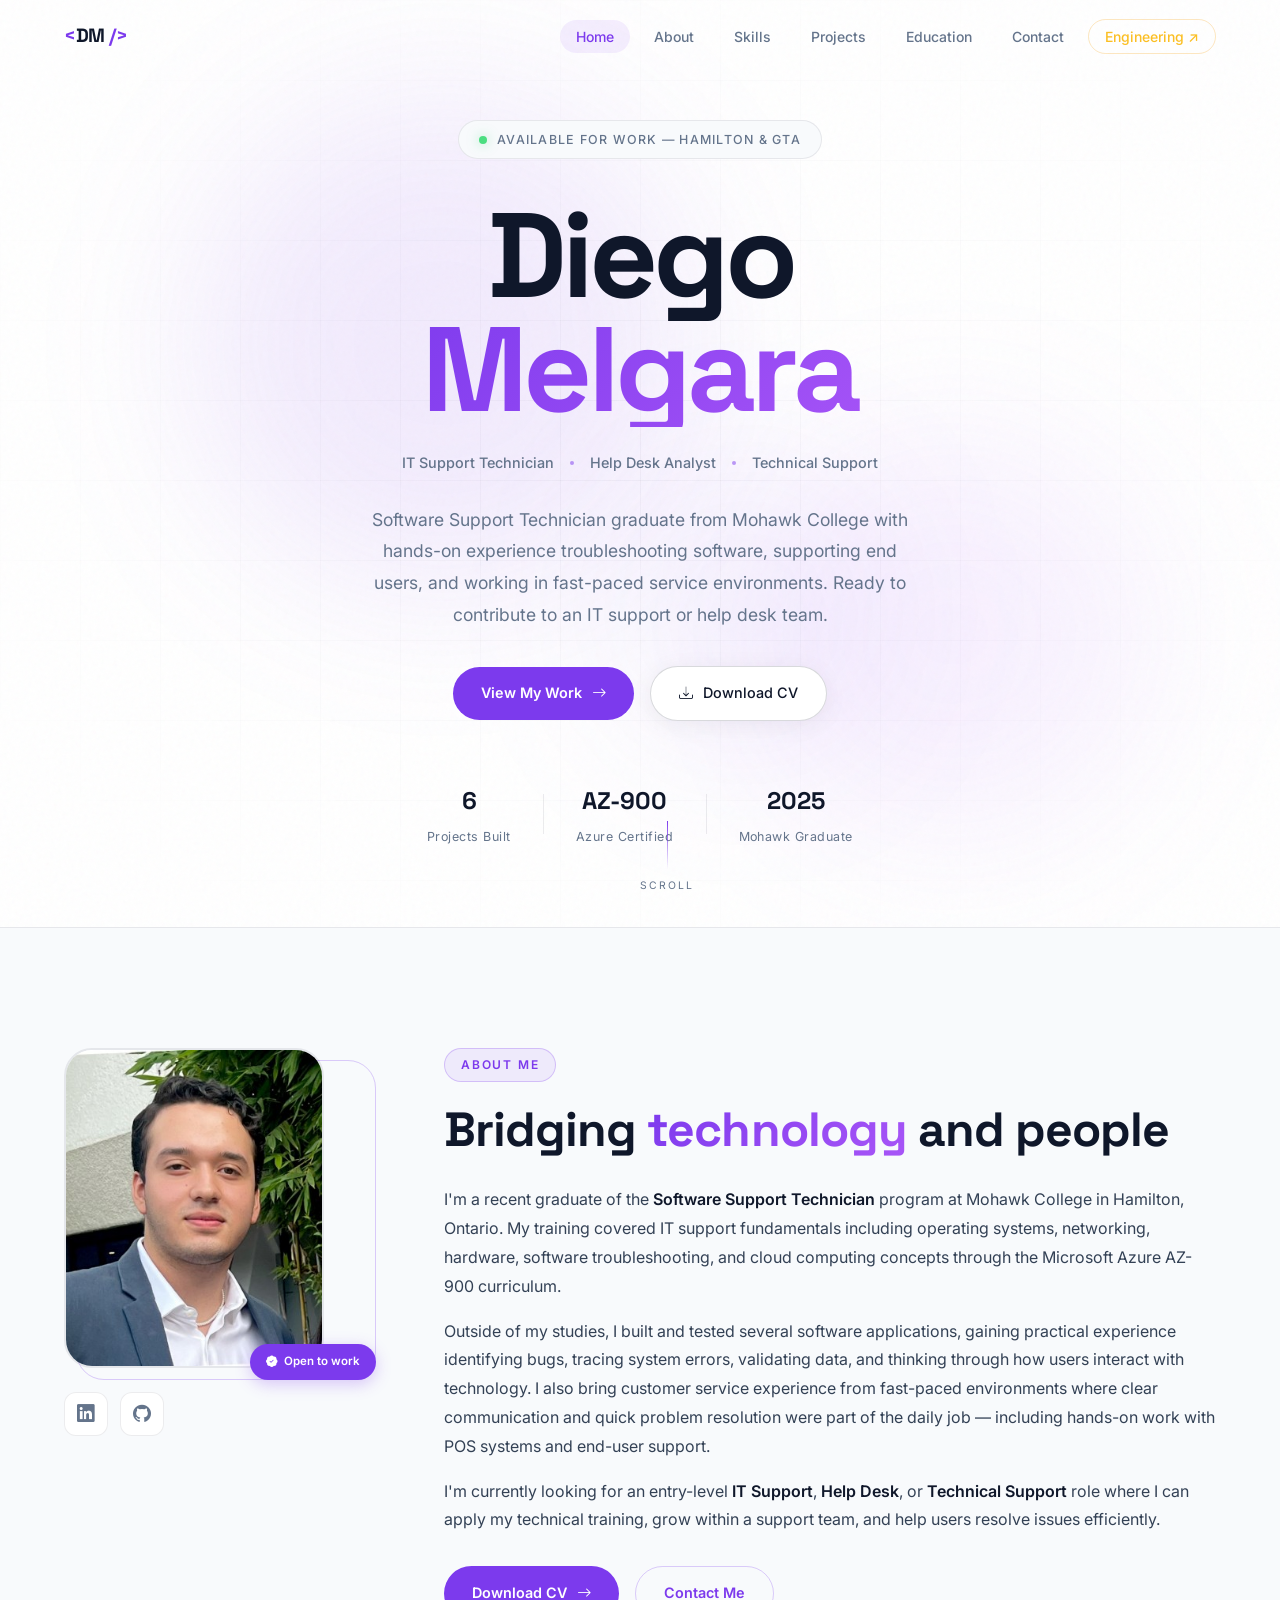
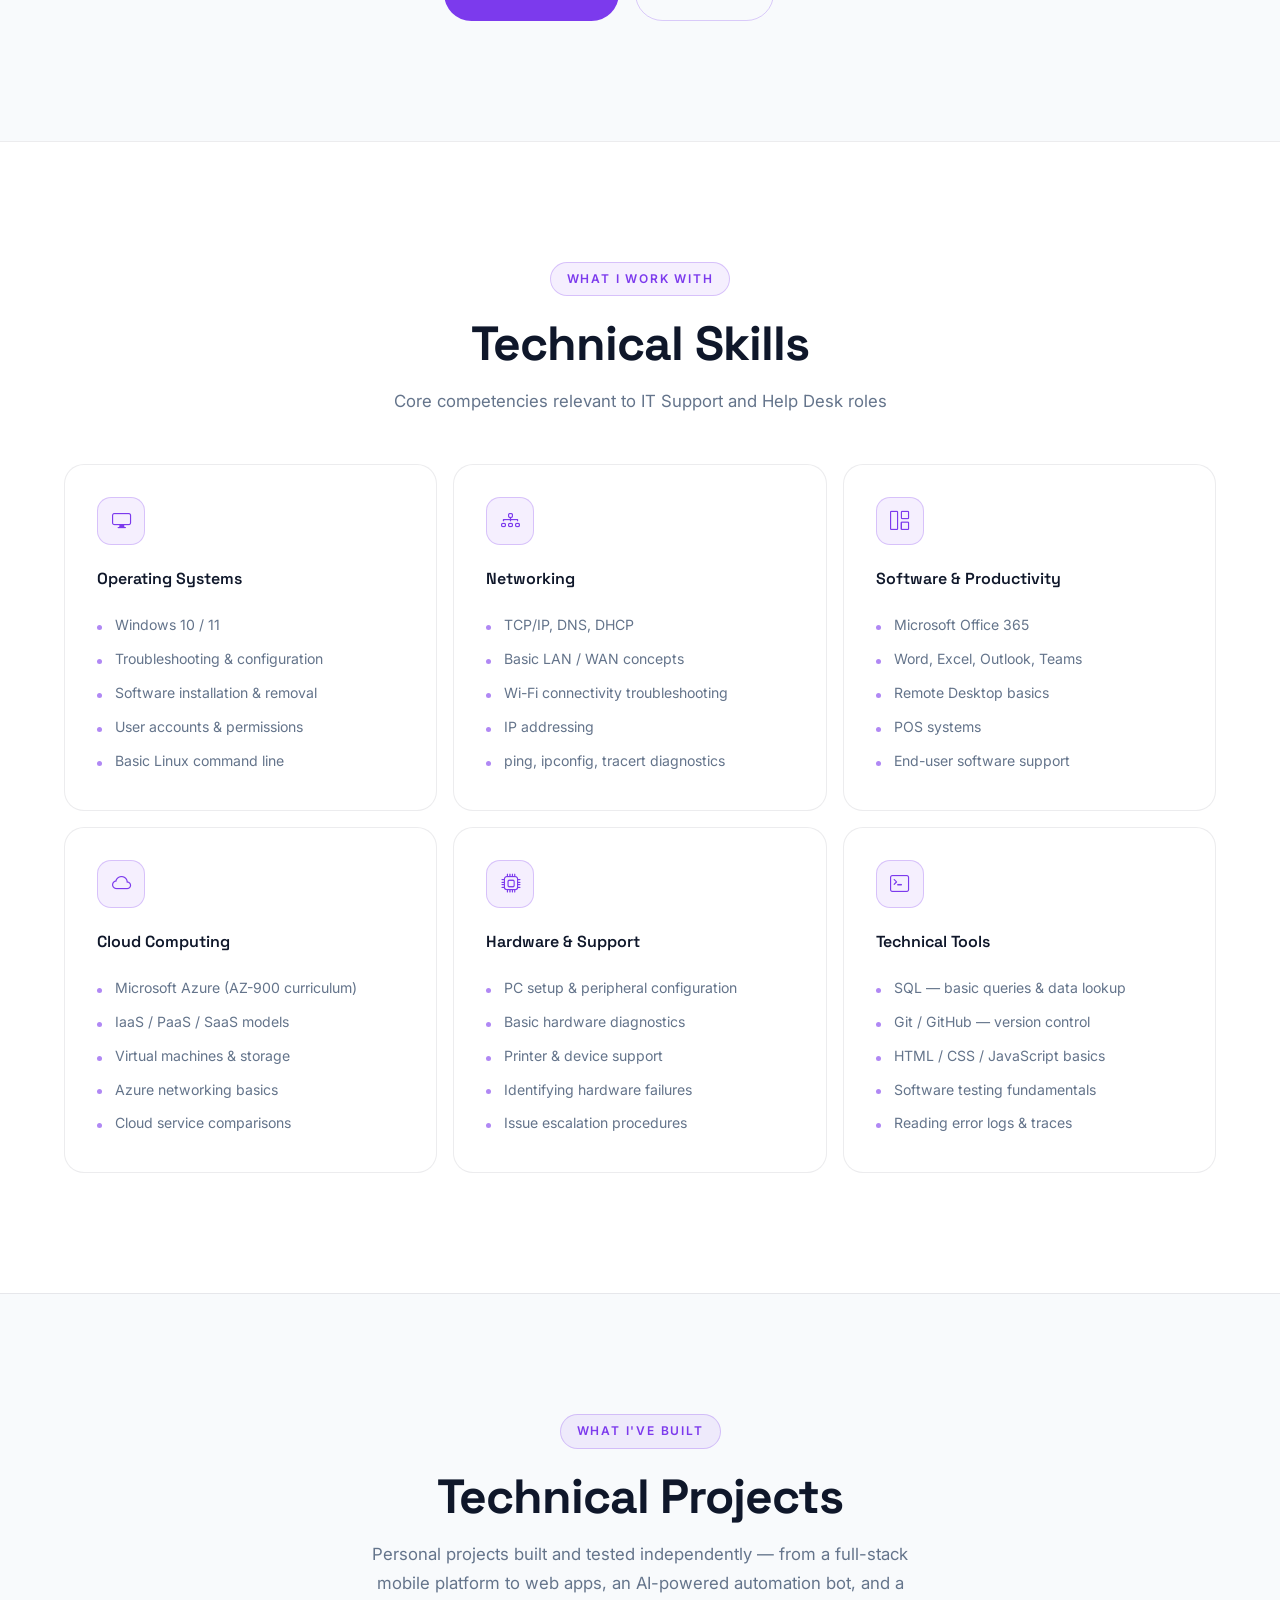
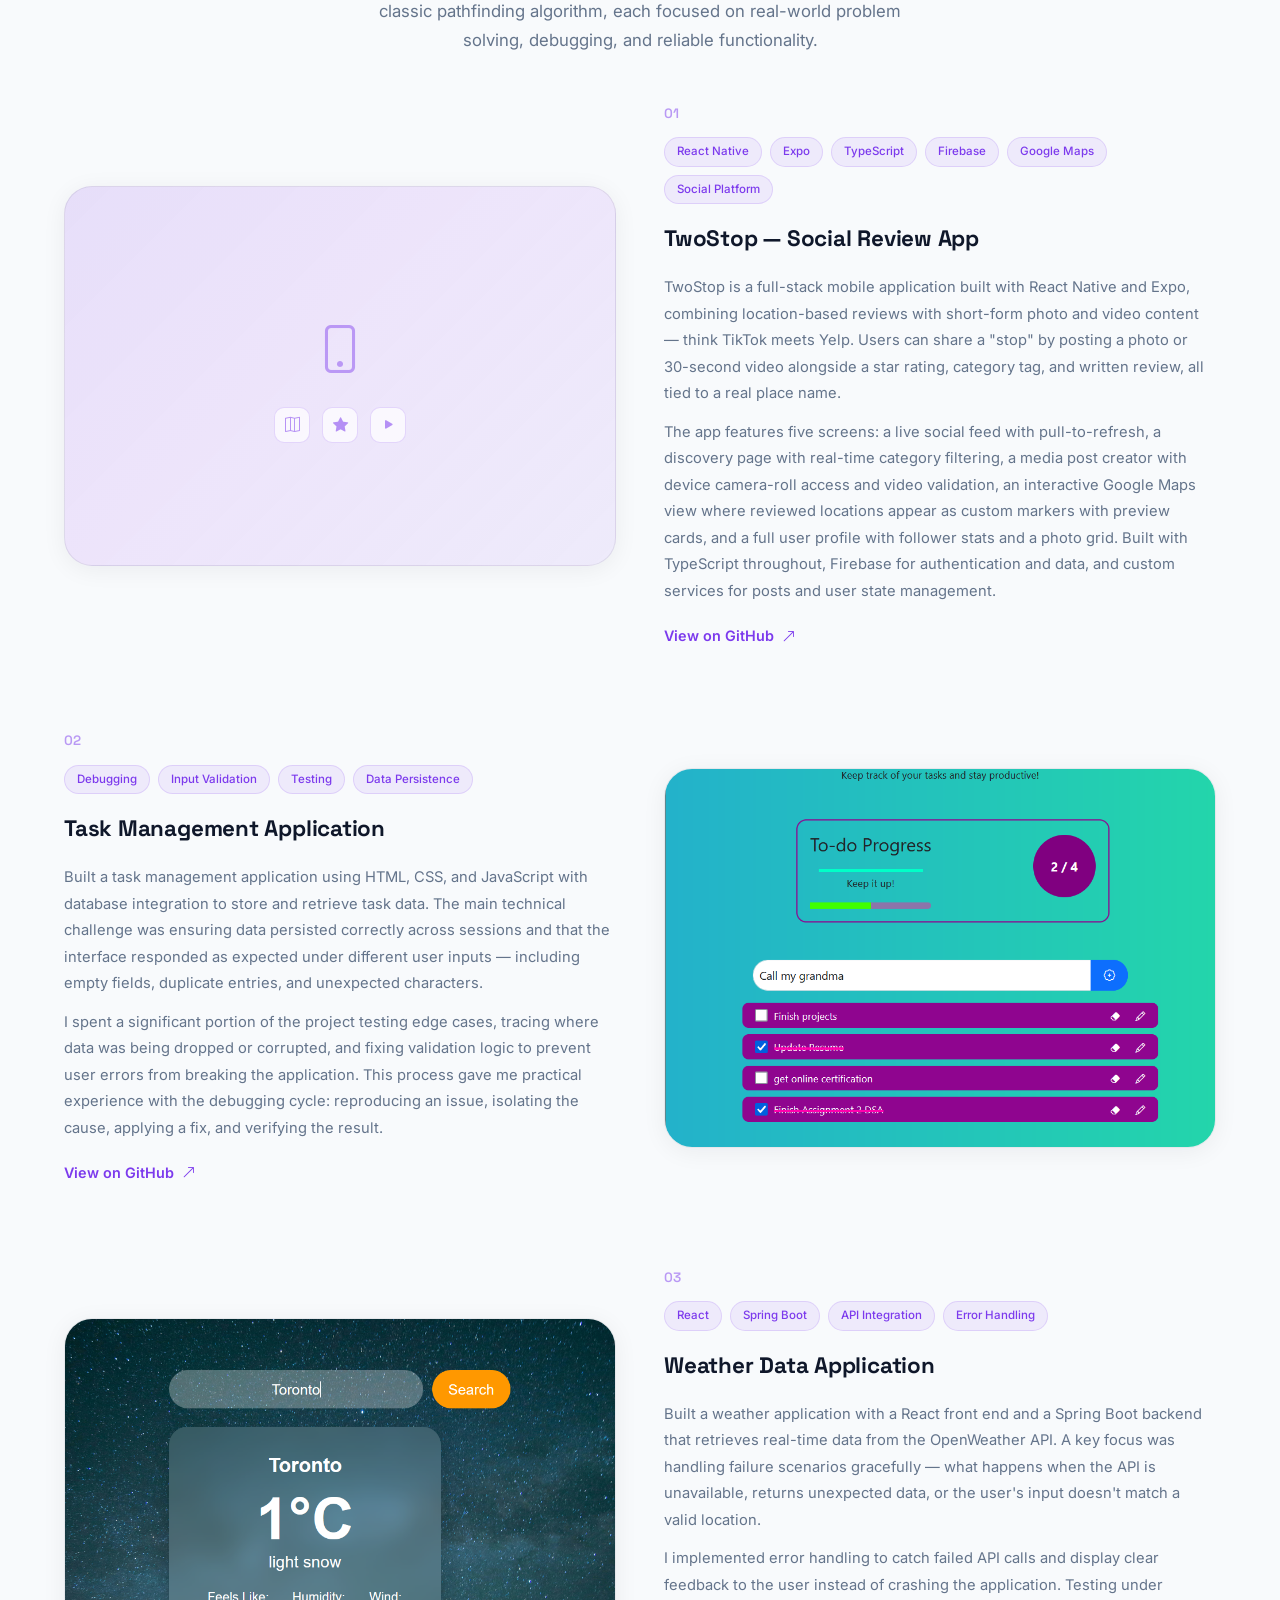
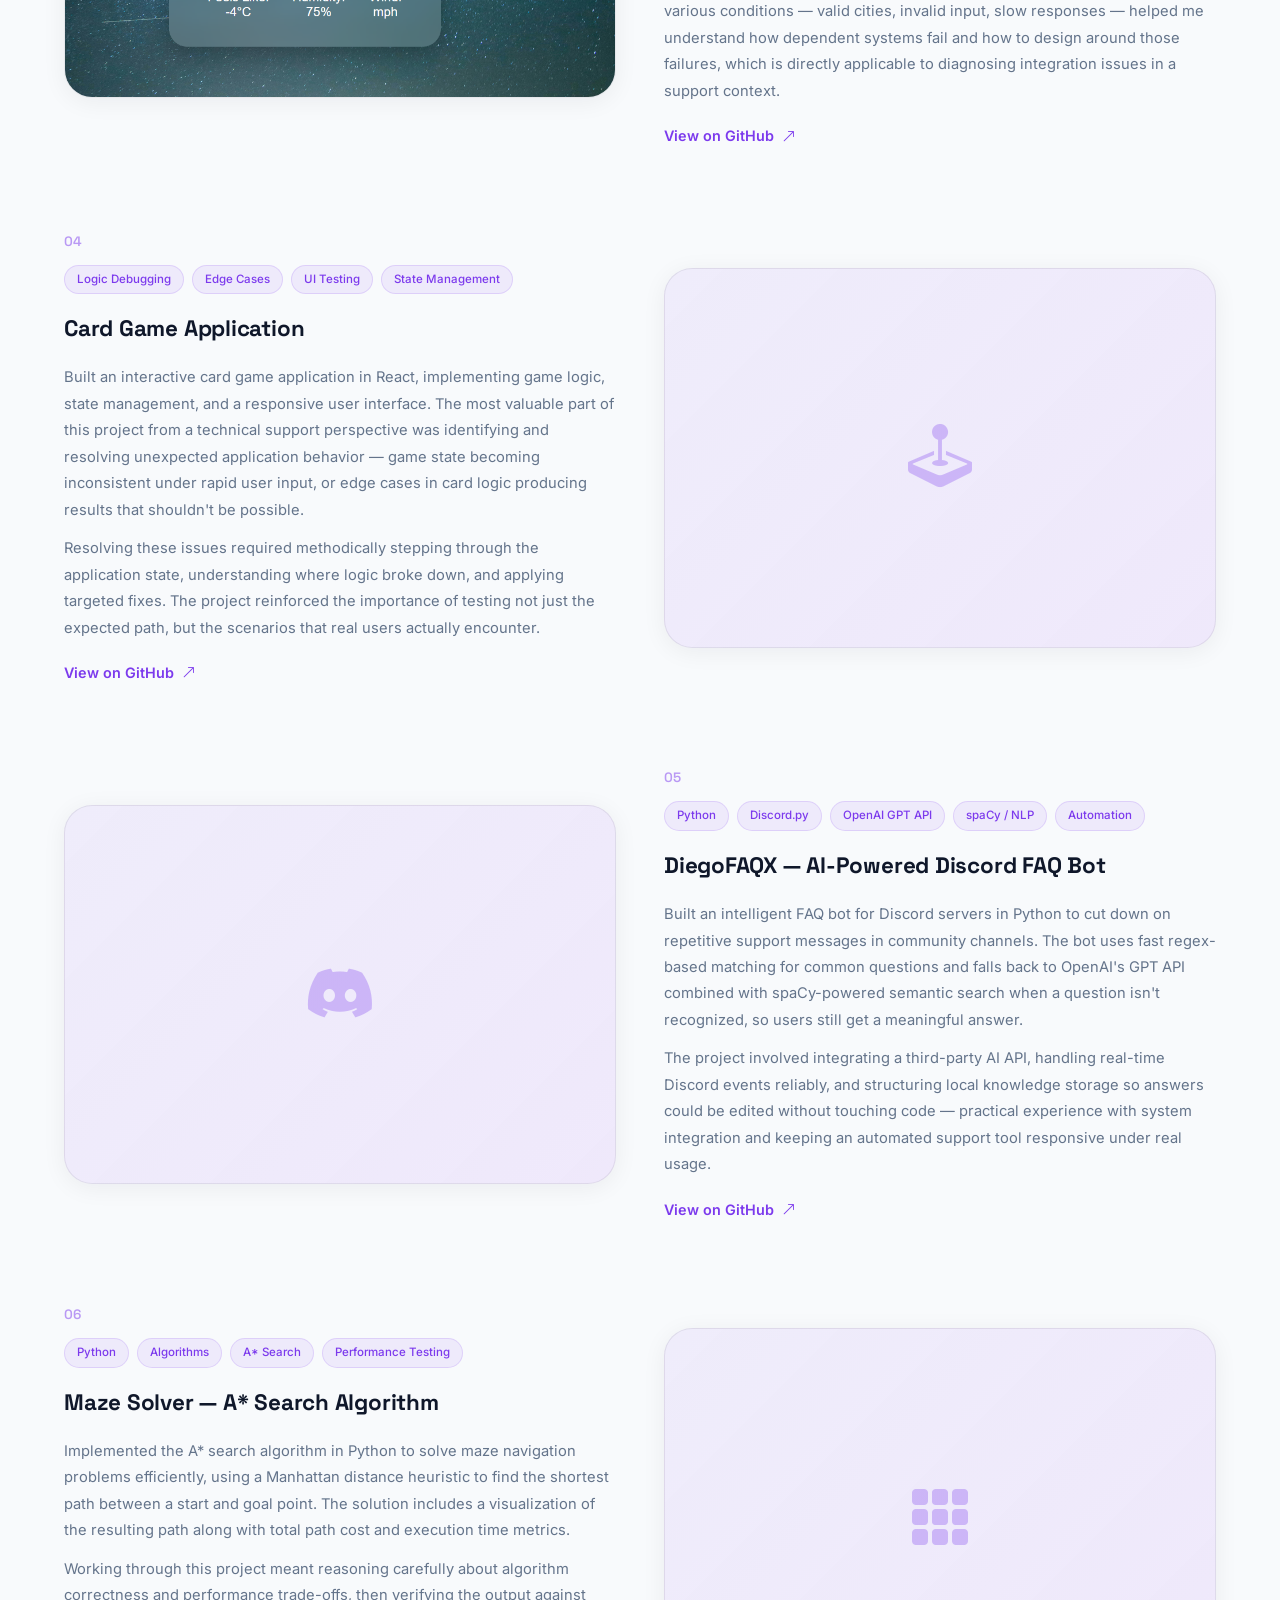
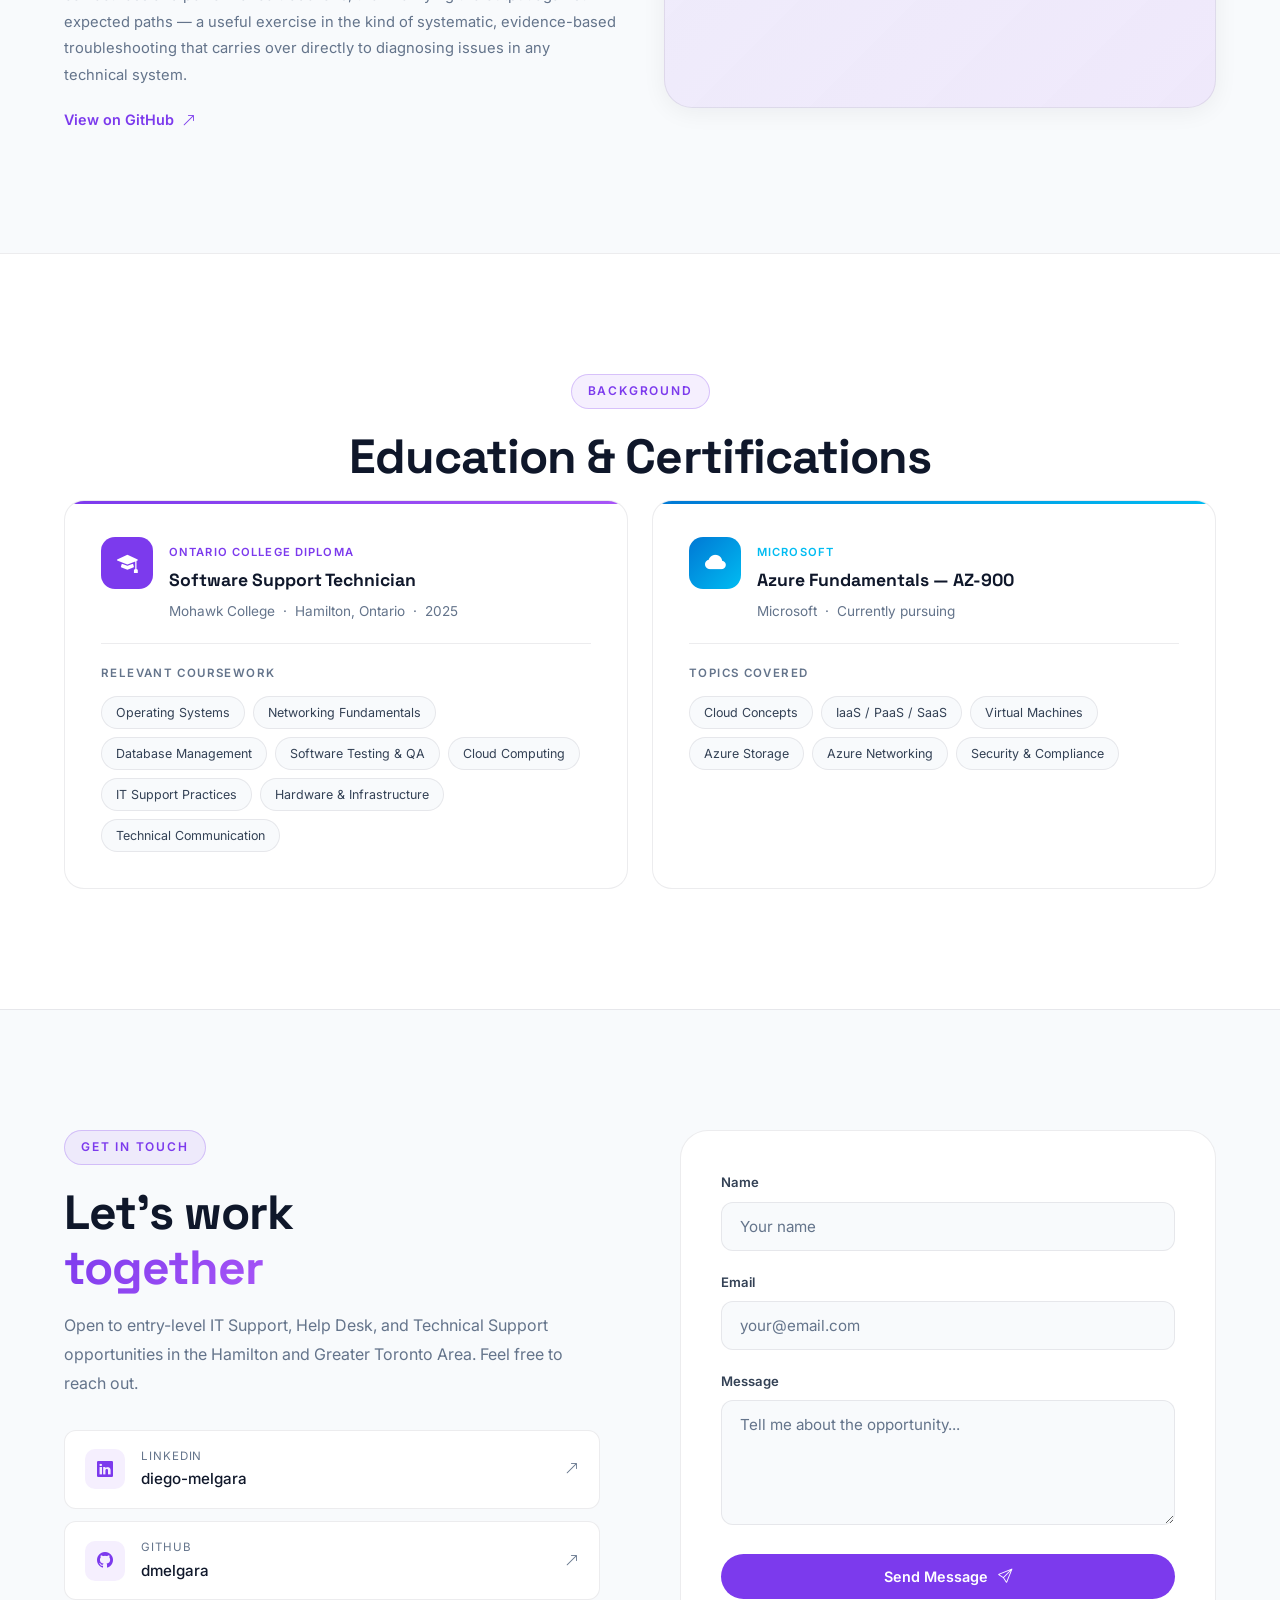
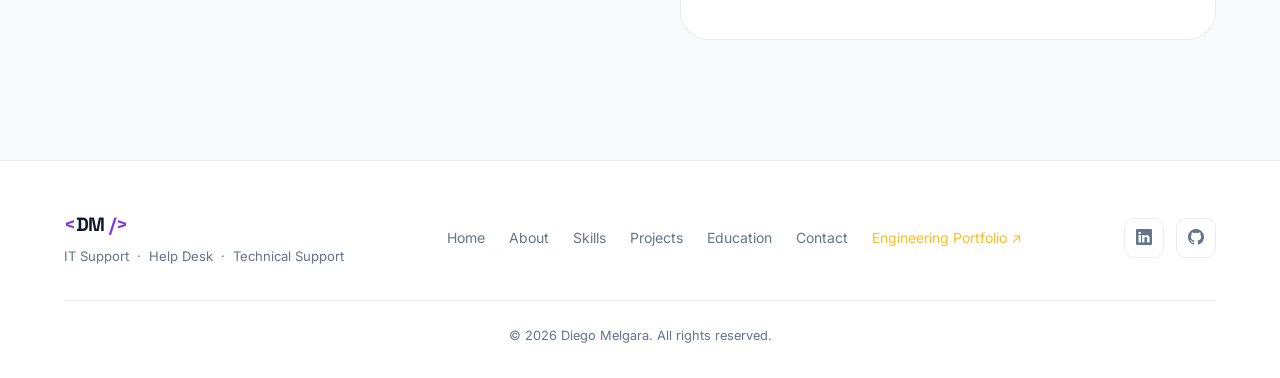
<file: index.html>
<!DOCTYPE html>
<html lang="en">
  <head>
    <meta charset="UTF-8" />
    <meta http-equiv="X-UA-Compatible" content="IE=edge" />
    <meta name="viewport" content="width=device-width, initial-scale=1.0" />
    <!-- SEO -->
    <title>Diego Melgara — IT Support Technician | Help Desk Analyst</title>
    <meta name="description" content="Diego Melgara — Software Support Technician graduate from Mohawk College. Seeking entry-level IT Support, Help Desk, and Technical Support roles in Hamilton and the GTA." />
    <!-- Google Fonts -->
    <link rel="preconnect" href="https://fonts.googleapis.com" />
    <link rel="preconnect" href="https://fonts.gstatic.com" crossorigin />
    <link href="https://fonts.googleapis.com/css2?family=Inter:wght@300;400;500;600;700&family=Space+Grotesk:wght@500;600;700&display=swap" rel="stylesheet" />
    <!-- Bootstrap Icons -->
    <link href="https://cdn.jsdelivr.net/npm/bootstrap-icons/font/bootstrap-icons.css" rel="stylesheet" />
    <!-- Custom CSS -->
    <link rel="stylesheet" href="./style.css" />
  </head>
  <body>

    <!-- CURSOR GLOW -->
    <div class="cursor-glow" id="cursorGlow"></div>

    <!-- ═══════════════════════════════════════════
         NAVIGATION
    ═══════════════════════════════════════════ -->
    <nav id="mainNav">
      <div class="nav-inner">
        <a class="nav-logo" href="#home">
          <span class="logo-bracket">&lt;</span>DM<span class="logo-bracket"> /&gt;</span>
        </a>
        <button class="nav-toggle" id="navToggle" aria-label="Toggle navigation">
          <span></span><span></span><span></span>
        </button>
        <ul class="nav-links" id="navLinks">
          <li><a href="#home" class="nav-link active">Home</a></li>
          <li><a href="#about" class="nav-link">About</a></li>
          <li><a href="#skills" class="nav-link">Skills</a></li>
          <li><a href="#projects" class="nav-link">Projects</a></li>
          <li><a href="#education" class="nav-link">Education</a></li>
          <li><a href="#contact" class="nav-link">Contact</a></li>
          <li><a href="./engineering/" class="nav-link" style="color: #fbbf24; border: 1px solid rgba(245,158,11,0.25); border-radius: 100px;">Engineering ↗</a></li>
        </ul>
      </div>
    </nav>

    <!-- ═══════════════════════════════════════════
         HERO
    ═══════════════════════════════════════════ -->
    <section id="home">
      <div class="hero-noise"></div>
      <div class="hero-gradient-orb hero-orb-1"></div>
      <div class="hero-gradient-orb hero-orb-2"></div>
      <div class="hero-gradient-orb hero-orb-3"></div>
      <div class="hero-grid-lines"></div>

      <div class="hero-content">
        <div class="hero-badge animate-in" style="--delay: 0s">
          <span class="status-dot"></span>
          Available for work — Hamilton &amp; GTA
        </div>

        <h1 class="hero-name animate-in" style="--delay: 0.1s">
          <span class="hero-name-line">Diego</span>
          <span class="hero-name-line hero-name-outline">Melgara</span>
        </h1>

        <div class="hero-role animate-in" style="--delay: 0.2s">
          <span class="role-tag">IT Support Technician</span>
          <span class="role-divider"></span>
          <span class="role-tag">Help Desk Analyst</span>
          <span class="role-divider"></span>
          <span class="role-tag">Technical Support</span>
        </div>

        <p class="hero-statement animate-in" style="--delay: 0.3s">
          Software Support Technician graduate from Mohawk College with hands-on
          experience troubleshooting software, supporting end users, and working
          in fast-paced service environments. Ready to contribute to an IT
          support or help desk team.
        </p>

        <div class="hero-ctas animate-in" style="--delay: 0.4s">
          <a href="#projects" class="btn-primary">
            <span>View My Work</span>
            <i class="bi bi-arrow-right"></i>
          </a>
          <a href="./CV/Diego Melgara-1.pdf" class="btn-glass" target="_blank">
            <i class="bi bi-download"></i>
            <span>Download CV</span>
          </a>
        </div>

        <div class="hero-stats animate-in" style="--delay: 0.5s">
          <div class="stat">
            <span class="stat-number">6</span>
            <span class="stat-label">Projects Built</span>
          </div>
          <div class="stat-line"></div>
          <div class="stat">
            <span class="stat-number">AZ-900</span>
            <span class="stat-label">Azure Certified</span>
          </div>
          <div class="stat-line"></div>
          <div class="stat">
            <span class="stat-number">2025</span>
            <span class="stat-label">Mohawk Graduate</span>
          </div>
        </div>
      </div>

      <div class="scroll-indicator animate-in" style="--delay: 0.8s">
        <div class="scroll-line"></div>
        <span>Scroll</span>
      </div>
    </section>

    <!-- ═══════════════════════════════════════════
         ABOUT ME
    ═══════════════════════════════════════════ -->
    <section id="about">
      <div class="container">
        <div class="about-layout">
          <!-- Photo column -->
          <div class="about-visual">
            <div class="about-photo-container">
              <div class="about-photo-frame">
                <img src="./images/me.jpg" alt="Diego Melgara — IT Support Technician" class="about-photo" />
              </div>
              <div class="about-photo-decoration"></div>
              <div class="about-badge">
                <i class="bi bi-patch-check-fill"></i> Open to work
              </div>
            </div>
            <div class="about-socials">
              <a href="https://www.linkedin.com/in/diego-melgara/" target="_blank" aria-label="LinkedIn" class="social-link">
                <i class="bi bi-linkedin"></i>
              </a>
              <a href="https://github.com/dmelgara" target="_blank" aria-label="GitHub" class="social-link">
                <i class="bi bi-github"></i>
              </a>
            </div>
          </div>
          <!-- Text column -->
          <div class="about-text">
            <div class="section-tag">About Me</div>
            <h2 class="section-title">
              Bridging <span class="gradient-text">technology</span> and people
            </h2>
            <div class="about-paragraphs">
              <p>
                I'm a recent graduate of the <strong>Software Support Technician</strong> program at
                Mohawk College in Hamilton, Ontario. My training covered IT support
                fundamentals including operating systems, networking, hardware,
                software troubleshooting, and cloud computing concepts through the
                Microsoft Azure AZ-900 curriculum.
              </p>
              <p>
                Outside of my studies, I built and tested several software
                applications, gaining practical experience identifying bugs, tracing
                system errors, validating data, and thinking through how users
                interact with technology. I also bring customer service experience
                from fast-paced environments where clear communication and quick
                problem resolution were part of the daily job — including hands-on
                work with POS systems and end-user support.
              </p>
              <p>
                I'm currently looking for an entry-level <strong>IT Support</strong>,
                <strong>Help Desk</strong>, or <strong>Technical Support</strong> role
                where I can apply my technical training, grow within a support team,
                and help users resolve issues efficiently.
              </p>
            </div>
            <div class="about-actions">
              <a href="./CV/Diego Melgara-1.pdf" class="btn-primary" target="_blank">
                <span>Download CV</span>
                <i class="bi bi-arrow-right"></i>
              </a>
              <a href="#contact" class="btn-outline">Contact Me</a>
            </div>
          </div>
        </div>
      </div>
    </section>

    <!-- ═══════════════════════════════════════════
         TECHNICAL SKILLS
    ═══════════════════════════════════════════ -->
    <section id="skills">
      <div class="container">
        <div class="section-header">
          <div class="section-tag">What I Work With</div>
          <h2 class="section-title">Technical Skills</h2>
          <p class="section-subtitle">
            Core competencies relevant to IT Support and Help Desk roles
          </p>
        </div>

        <div class="skills-grid">
          <div class="skill-card" data-reveal>
            <div class="skill-icon">
              <i class="bi bi-display"></i>
            </div>
            <h4>Operating Systems</h4>
            <ul>
              <li>Windows 10 / 11</li>
              <li>Troubleshooting &amp; configuration</li>
              <li>Software installation &amp; removal</li>
              <li>User accounts &amp; permissions</li>
              <li>Basic Linux command line</li>
            </ul>
            <div class="skill-card-glow"></div>
          </div>

          <div class="skill-card" data-reveal>
            <div class="skill-icon">
              <i class="bi bi-diagram-3"></i>
            </div>
            <h4>Networking</h4>
            <ul>
              <li>TCP/IP, DNS, DHCP</li>
              <li>Basic LAN / WAN concepts</li>
              <li>Wi-Fi connectivity troubleshooting</li>
              <li>IP addressing</li>
              <li>ping, ipconfig, tracert diagnostics</li>
            </ul>
            <div class="skill-card-glow"></div>
          </div>

          <div class="skill-card" data-reveal>
            <div class="skill-icon">
              <i class="bi bi-grid-1x2"></i>
            </div>
            <h4>Software &amp; Productivity</h4>
            <ul>
              <li>Microsoft Office 365</li>
              <li>Word, Excel, Outlook, Teams</li>
              <li>Remote Desktop basics</li>
              <li>POS systems</li>
              <li>End-user software support</li>
            </ul>
            <div class="skill-card-glow"></div>
          </div>

          <div class="skill-card" data-reveal>
            <div class="skill-icon">
              <i class="bi bi-cloud"></i>
            </div>
            <h4>Cloud Computing</h4>
            <ul>
              <li>Microsoft Azure (AZ-900 curriculum)</li>
              <li>IaaS / PaaS / SaaS models</li>
              <li>Virtual machines &amp; storage</li>
              <li>Azure networking basics</li>
              <li>Cloud service comparisons</li>
            </ul>
            <div class="skill-card-glow"></div>
          </div>

          <div class="skill-card" data-reveal>
            <div class="skill-icon">
              <i class="bi bi-cpu"></i>
            </div>
            <h4>Hardware &amp; Support</h4>
            <ul>
              <li>PC setup &amp; peripheral configuration</li>
              <li>Basic hardware diagnostics</li>
              <li>Printer &amp; device support</li>
              <li>Identifying hardware failures</li>
              <li>Issue escalation procedures</li>
            </ul>
            <div class="skill-card-glow"></div>
          </div>

          <div class="skill-card" data-reveal>
            <div class="skill-icon">
              <i class="bi bi-terminal"></i>
            </div>
            <h4>Technical Tools</h4>
            <ul>
              <li>SQL — basic queries &amp; data lookup</li>
              <li>Git / GitHub — version control</li>
              <li>HTML / CSS / JavaScript basics</li>
              <li>Software testing fundamentals</li>
              <li>Reading error logs &amp; traces</li>
            </ul>
            <div class="skill-card-glow"></div>
          </div>
        </div>
      </div>
    </section>

    <!-- ═══════════════════════════════════════════
         PROJECTS
    ═══════════════════════════════════════════ -->
    <section id="projects">
      <div class="container">
        <div class="section-header">
          <div class="section-tag">What I've Built</div>
          <h2 class="section-title">Technical Projects</h2>
          <p class="section-subtitle">
            Personal projects built and tested independently — from a full-stack
            mobile platform to web apps, an AI-powered automation bot, and a
            classic pathfinding algorithm, each focused on real-world problem
            solving, debugging, and reliable functionality.
          </p>
        </div>

        <div class="projects-list">
          <!-- Project 1 — TwoStop (featured) -->
          <div class="project-card" data-reveal>
            <div class="project-image project-placeholder project-placeholder-twostop">
              <div class="placeholder-content twostop-icon-wrap">
                <i class="bi bi-phone"></i>
                <div class="twostop-badge-row">
                  <span class="twostop-badge"><i class="bi bi-map"></i></span>
                  <span class="twostop-badge"><i class="bi bi-star-fill"></i></span>
                  <span class="twostop-badge"><i class="bi bi-play-fill"></i></span>
                </div>
              </div>
              <div class="project-image-overlay">
                <a href="https://github.com/dmelgara/TwoStop" target="_blank" class="project-link-btn">
                  <i class="bi bi-github"></i> View Code
                </a>
              </div>
            </div>
            <div class="project-info">
              <div class="project-number">01</div>
              <div class="project-tags">
                <span>React Native</span>
                <span>Expo</span>
                <span>TypeScript</span>
                <span>Firebase</span>
                <span>Google Maps</span>
                <span>Social Platform</span>
              </div>
              <h3>TwoStop — Social Review App</h3>
              <p>
                TwoStop is a full-stack mobile application built with React Native and
                Expo, combining location-based reviews with short-form photo and video
                content — think TikTok meets Yelp. Users can share a "stop" by posting
                a photo or 30-second video alongside a star rating, category tag, and
                written review, all tied to a real place name.
              </p>
              <p>
                The app features five screens: a live social feed with pull-to-refresh,
                a discovery page with real-time category filtering, a media post creator
                with device camera-roll access and video validation, an interactive Google
                Maps view where reviewed locations appear as custom markers with preview
                cards, and a full user profile with follower stats and a photo grid. Built
                with TypeScript throughout, Firebase for authentication and data, and
                custom services for posts and user state management.
              </p>
              <a href="https://github.com/dmelgara/TwoStop" target="_blank" class="project-cta">
                <span>View on GitHub</span>
                <i class="bi bi-arrow-up-right"></i>
              </a>
            </div>
          </div>

          <!-- Project 2 -->
          <div class="project-card project-card-reverse" data-reveal>
            <div class="project-image">
              <img src="./images/TodoSS.png" alt="Task Management Application screenshot" />
              <div class="project-image-overlay">
                <a href="https://github.com/dmelgara/To-do-App.git" target="_blank" class="project-link-btn">
                  <i class="bi bi-github"></i> View Code
                </a>
              </div>
            </div>
            <div class="project-info">
              <div class="project-number">02</div>
              <div class="project-tags">
                <span>Debugging</span>
                <span>Input Validation</span>
                <span>Testing</span>
                <span>Data Persistence</span>
              </div>
              <h3>Task Management Application</h3>
              <p>
                Built a task management application using HTML, CSS, and
                JavaScript with database integration to store and retrieve
                task data. The main technical challenge was ensuring data
                persisted correctly across sessions and that the interface
                responded as expected under different user inputs — including
                empty fields, duplicate entries, and unexpected characters.
              </p>
              <p>
                I spent a significant portion of the project testing edge
                cases, tracing where data was being dropped or corrupted, and
                fixing validation logic to prevent user errors from breaking
                the application. This process gave me practical experience
                with the debugging cycle: reproducing an issue, isolating the
                cause, applying a fix, and verifying the result.
              </p>
              <a href="https://github.com/dmelgara/To-do-App.git" target="_blank" class="project-cta">
                <span>View on GitHub</span>
                <i class="bi bi-arrow-up-right"></i>
              </a>
            </div>
          </div>

          <!-- Project 3 -->
          <div class="project-card" data-reveal>
            <div class="project-image">
              <img src="./images/Weather.png" alt="Weather Data Application screenshot" />
              <div class="project-image-overlay">
                <a href="https://github.com/dmelgara/Weather-app" target="_blank" class="project-link-btn">
                  <i class="bi bi-github"></i> View Code
                </a>
              </div>
            </div>
            <div class="project-info">
              <div class="project-number">03</div>
              <div class="project-tags">
                <span>React</span>
                <span>Spring Boot</span>
                <span>API Integration</span>
                <span>Error Handling</span>
              </div>
              <h3>Weather Data Application</h3>
              <p>
                Built a weather application with a React front end and a
                Spring Boot backend that retrieves real-time data from the
                OpenWeather API. A key focus was handling failure scenarios
                gracefully — what happens when the API is unavailable,
                returns unexpected data, or the user's input doesn't match a
                valid location.
              </p>
              <p>
                I implemented error handling to catch failed API calls and
                display clear feedback to the user instead of crashing the
                application. Testing under various conditions — valid cities,
                invalid input, slow responses — helped me understand how
                dependent systems fail and how to design around those
                failures, which is directly applicable to diagnosing
                integration issues in a support context.
              </p>
              <a href="https://github.com/dmelgara/Weather-app" target="_blank" class="project-cta">
                <span>View on GitHub</span>
                <i class="bi bi-arrow-up-right"></i>
              </a>
            </div>
          </div>

          <!-- Project 4 -->
          <div class="project-card project-card-reverse" data-reveal>
            <div class="project-image project-placeholder">
              <div class="placeholder-content">
                <i class="bi bi-joystick"></i>
              </div>
              <div class="project-image-overlay">
                <a href="https://github.com/dmelgara/Card-Game" target="_blank" class="project-link-btn">
                  <i class="bi bi-github"></i> View Code
                </a>
              </div>
            </div>
            <div class="project-info">
              <div class="project-number">04</div>
              <div class="project-tags">
                <span>Logic Debugging</span>
                <span>Edge Cases</span>
                <span>UI Testing</span>
                <span>State Management</span>
              </div>
              <h3>Card Game Application</h3>
              <p>
                Built an interactive card game application in React,
                implementing game logic, state management, and a responsive
                user interface. The most valuable part of this project from a
                technical support perspective was identifying and resolving
                unexpected application behavior — game state becoming
                inconsistent under rapid user input, or edge cases in card
                logic producing results that shouldn't be possible.
              </p>
              <p>
                Resolving these issues required methodically stepping through
                the application state, understanding where logic broke down,
                and applying targeted fixes. The project reinforced the
                importance of testing not just the expected path, but the
                scenarios that real users actually encounter.
              </p>
              <a href="https://github.com/dmelgara/Card-Game" target="_blank" class="project-cta">
                <span>View on GitHub</span>
                <i class="bi bi-arrow-up-right"></i>
              </a>
            </div>
          </div>

          <!-- Project 5 -->
          <div class="project-card" data-reveal>
            <div class="project-image project-placeholder">
              <div class="placeholder-content">
                <i class="bi bi-discord"></i>
              </div>
              <div class="project-image-overlay">
                <a href="https://github.com/dmelgara/DiegoFAQX-AI-Powered-Discord-FAQ-Bot" target="_blank" class="project-link-btn">
                  <i class="bi bi-github"></i> View Code
                </a>
              </div>
            </div>
            <div class="project-info">
              <div class="project-number">05</div>
              <div class="project-tags">
                <span>Python</span>
                <span>Discord.py</span>
                <span>OpenAI GPT API</span>
                <span>spaCy / NLP</span>
                <span>Automation</span>
              </div>
              <h3>DiegoFAQX — AI-Powered Discord FAQ Bot</h3>
              <p>
                Built an intelligent FAQ bot for Discord servers in Python
                to cut down on repetitive support messages in community
                channels. The bot uses fast regex-based matching for common
                questions and falls back to OpenAI's GPT API combined with
                spaCy-powered semantic search when a question isn't
                recognized, so users still get a meaningful answer.
              </p>
              <p>
                The project involved integrating a third-party AI API,
                handling real-time Discord events reliably, and structuring
                local knowledge storage so answers could be edited without
                touching code — practical experience with system
                integration and keeping an automated support tool
                responsive under real usage.
              </p>
              <a href="https://github.com/dmelgara/DiegoFAQX-AI-Powered-Discord-FAQ-Bot" target="_blank" class="project-cta">
                <span>View on GitHub</span>
                <i class="bi bi-arrow-up-right"></i>
              </a>
            </div>
          </div>

          <!-- Project 6 -->
          <div class="project-card project-card-reverse" data-reveal>
            <div class="project-image project-placeholder">
              <div class="placeholder-content">
                <i class="bi bi-grid-3x3-gap-fill"></i>
              </div>
              <div class="project-image-overlay">
                <a href="https://github.com/dmelgara/Maze-Solver-using-A-Search-Algorithm-Python" target="_blank" class="project-link-btn">
                  <i class="bi bi-github"></i> View Code
                </a>
              </div>
            </div>
            <div class="project-info">
              <div class="project-number">06</div>
              <div class="project-tags">
                <span>Python</span>
                <span>Algorithms</span>
                <span>A* Search</span>
                <span>Performance Testing</span>
              </div>
              <h3>Maze Solver — A* Search Algorithm</h3>
              <p>
                Implemented the A* search algorithm in Python to solve maze
                navigation problems efficiently, using a Manhattan distance
                heuristic to find the shortest path between a start and goal
                point. The solution includes a visualization of the
                resulting path along with total path cost and execution
                time metrics.
              </p>
              <p>
                Working through this project meant reasoning carefully about
                algorithm correctness and performance trade-offs, then
                verifying the output against expected paths — a useful
                exercise in the kind of systematic, evidence-based
                troubleshooting that carries over directly to diagnosing
                issues in any technical system.
              </p>
              <a href="https://github.com/dmelgara/Maze-Solver-using-A-Search-Algorithm-Python" target="_blank" class="project-cta">
                <span>View on GitHub</span>
                <i class="bi bi-arrow-up-right"></i>
              </a>
            </div>
          </div>
        </div>
      </div>
    </section>

    <!-- ═══════════════════════════════════════════
         EDUCATION & CERTIFICATIONS
    ═══════════════════════════════════════════ -->
    <section id="education">
      <div class="container">
        <div class="section-header">
          <div class="section-tag">Background</div>
          <h2 class="section-title">Education &amp; Certifications</h2>
        </div>

        <div class="edu-timeline">
          <!-- Diploma -->
          <div class="edu-card" data-reveal>
            <div class="edu-card-accent"></div>
            <div class="edu-header">
              <div class="edu-icon">
                <i class="bi bi-mortarboard-fill"></i>
              </div>
              <div>
                <span class="edu-type">Ontario College Diploma</span>
                <h4>Software Support Technician</h4>
                <p class="edu-meta">Mohawk College &nbsp;·&nbsp; Hamilton, Ontario &nbsp;·&nbsp; 2025</p>
              </div>
            </div>
            <div class="edu-divider"></div>
            <p class="edu-coursework-title">Relevant Coursework</p>
            <div class="edu-tags">
              <span>Operating Systems</span>
              <span>Networking Fundamentals</span>
              <span>Database Management</span>
              <span>Software Testing &amp; QA</span>
              <span>Cloud Computing</span>
              <span>IT Support Practices</span>
              <span>Hardware &amp; Infrastructure</span>
              <span>Technical Communication</span>
            </div>
          </div>

          <!-- Azure -->
          <div class="edu-card edu-card-azure" data-reveal>
            <div class="edu-card-accent edu-accent-azure"></div>
            <div class="edu-header">
              <div class="edu-icon edu-icon-azure">
                <i class="bi bi-cloud-fill"></i>
              </div>
              <div>
                <span class="edu-type edu-type-azure">Microsoft</span>
                <h4>Azure Fundamentals — AZ-900</h4>
                <p class="edu-meta">Microsoft &nbsp;·&nbsp; Currently pursuing</p>
              </div>
            </div>
            <div class="edu-divider"></div>
            <p class="edu-coursework-title">Topics Covered</p>
            <div class="edu-tags">
              <span>Cloud Concepts</span>
              <span>IaaS / PaaS / SaaS</span>
              <span>Virtual Machines</span>
              <span>Azure Storage</span>
              <span>Azure Networking</span>
              <span>Security &amp; Compliance</span>
            </div>
          </div>
        </div>
      </div>
    </section>

    <!-- ═══════════════════════════════════════════
         CONTACT
    ═══════════════════════════════════════════ -->
    <section id="contact">
      <div class="container">
        <div class="contact-layout">
          <div class="contact-info">
            <div class="section-tag">Get In Touch</div>
            <h2 class="section-title">Let's work<br /><span class="gradient-text">together</span></h2>
            <p class="contact-description">
              Open to entry-level IT Support, Help Desk, and Technical Support
              opportunities in the Hamilton and Greater Toronto Area. Feel free
              to reach out.
            </p>
            <div class="contact-links">
              <a href="https://www.linkedin.com/in/diego-melgara/" target="_blank" class="contact-link-item">
                <div class="contact-link-icon"><i class="bi bi-linkedin"></i></div>
                <div>
                  <span class="contact-link-label">LinkedIn</span>
                  <span class="contact-link-value">diego-melgara</span>
                </div>
                <i class="bi bi-arrow-up-right"></i>
              </a>
              <a href="https://github.com/dmelgara" target="_blank" class="contact-link-item">
                <div class="contact-link-icon"><i class="bi bi-github"></i></div>
                <div>
                  <span class="contact-link-label">GitHub</span>
                  <span class="contact-link-value">dmelgara</span>
                </div>
                <i class="bi bi-arrow-up-right"></i>
              </a>
            </div>
          </div>

          <div class="contact-form-wrap">
            <form action="https://formspree.io/f/xpwqrazk" method="POST" class="contact-form">
              <div class="form-group">
                <label for="name">Name</label>
                <input type="text" id="name" name="name" placeholder="Your name" required />
              </div>
              <div class="form-group">
                <label for="email">Email</label>
                <input type="email" id="email" name="email" placeholder="your@email.com" required />
              </div>
              <div class="form-group">
                <label for="message">Message</label>
                <textarea id="message" name="message" placeholder="Tell me about the opportunity..." rows="5" required></textarea>
              </div>
              <button type="submit" class="btn-primary btn-full">
                <span>Send Message</span>
                <i class="bi bi-send"></i>
              </button>
            </form>
          </div>
        </div>
      </div>
    </section>

    <!-- ═══════════════════════════════════════════
         FOOTER
    ═══════════════════════════════════════════ -->
    <footer>
      <div class="container">
        <div class="footer-inner">
          <div class="footer-brand">
            <span class="nav-logo">
              <span class="logo-bracket">&lt;</span>DM<span class="logo-bracket"> /&gt;</span>
            </span>
            <p class="footer-tagline">IT Support &nbsp;·&nbsp; Help Desk &nbsp;·&nbsp; Technical Support</p>
          </div>
          <div class="footer-links">
            <a href="#home">Home</a>
            <a href="#about">About</a>
            <a href="#skills">Skills</a>
            <a href="#projects">Projects</a>
            <a href="#education">Education</a>
            <a href="#contact">Contact</a>
            <a href="./engineering/" style="color: #fbbf24;">Engineering Portfolio ↗</a>
          </div>
          <div class="footer-social">
            <a href="https://www.linkedin.com/in/diego-melgara/" target="_blank" aria-label="LinkedIn">
              <i class="bi bi-linkedin"></i>
            </a>
            <a href="https://github.com/dmelgara" target="_blank" aria-label="GitHub">
              <i class="bi bi-github"></i>
            </a>
          </div>
        </div>
        <div class="footer-bottom">
          <p>&copy; 2026 Diego Melgara. All rights reserved.</p>
        </div>
      </div>
    </footer>

    <!-- Scripts -->
    <script>
      // Mobile nav toggle
      const navToggle = document.getElementById('navToggle');
      const navLinks = document.getElementById('navLinks');
      navToggle.addEventListener('click', () => {
        navLinks.classList.toggle('open');
        navToggle.classList.toggle('active');
      });

      // Close mobile nav on link click
      document.querySelectorAll('.nav-link').forEach(link => {
        link.addEventListener('click', () => {
          navLinks.classList.remove('open');
          navToggle.classList.remove('active');
        });
      });

      // Navbar active link on scroll + shrink
      const sections = document.querySelectorAll('section[id]');
      const allNavLinks = document.querySelectorAll('.nav-link');
      const nav = document.getElementById('mainNav');

      window.addEventListener('scroll', () => {
        // Active link
        let current = '';
        sections.forEach(section => {
          const sectionTop = section.offsetTop - 100;
          if (window.scrollY >= sectionTop) current = section.getAttribute('id');
        });
        allNavLinks.forEach(link => {
          link.classList.remove('active');
          if (link.getAttribute('href') === '#' + current) link.classList.add('active');
        });

        // Navbar background
        if (window.scrollY > 50) {
          nav.classList.add('scrolled');
        } else {
          nav.classList.remove('scrolled');
        }
      });

      // Scroll reveal
      const revealElements = document.querySelectorAll('[data-reveal]');
      const revealObserver = new IntersectionObserver((entries) => {
        entries.forEach(entry => {
          if (entry.isIntersecting) {
            entry.target.classList.add('revealed');
            revealObserver.unobserve(entry.target);
          }
        });
      }, { threshold: 0.1, rootMargin: '0px 0px -50px 0px' });
      revealElements.forEach(el => revealObserver.observe(el));

      // Cursor glow (desktop only)
      const cursorGlow = document.getElementById('cursorGlow');
      if (window.matchMedia('(pointer: fine)').matches) {
        document.addEventListener('mousemove', (e) => {
          cursorGlow.style.left = e.clientX + 'px';
          cursorGlow.style.top = e.clientY + 'px';
          cursorGlow.style.opacity = '1';
        });
      }

      // Skill card mouse glow effect
      document.querySelectorAll('.skill-card').forEach(card => {
        card.addEventListener('mousemove', (e) => {
          const rect = card.getBoundingClientRect();
          const x = e.clientX - rect.left;
          const y = e.clientY - rect.top;
          card.style.setProperty('--mouse-x', x + 'px');
          card.style.setProperty('--mouse-y', y + 'px');
        });
      });
    </script>
  </body>
</html>
</file>
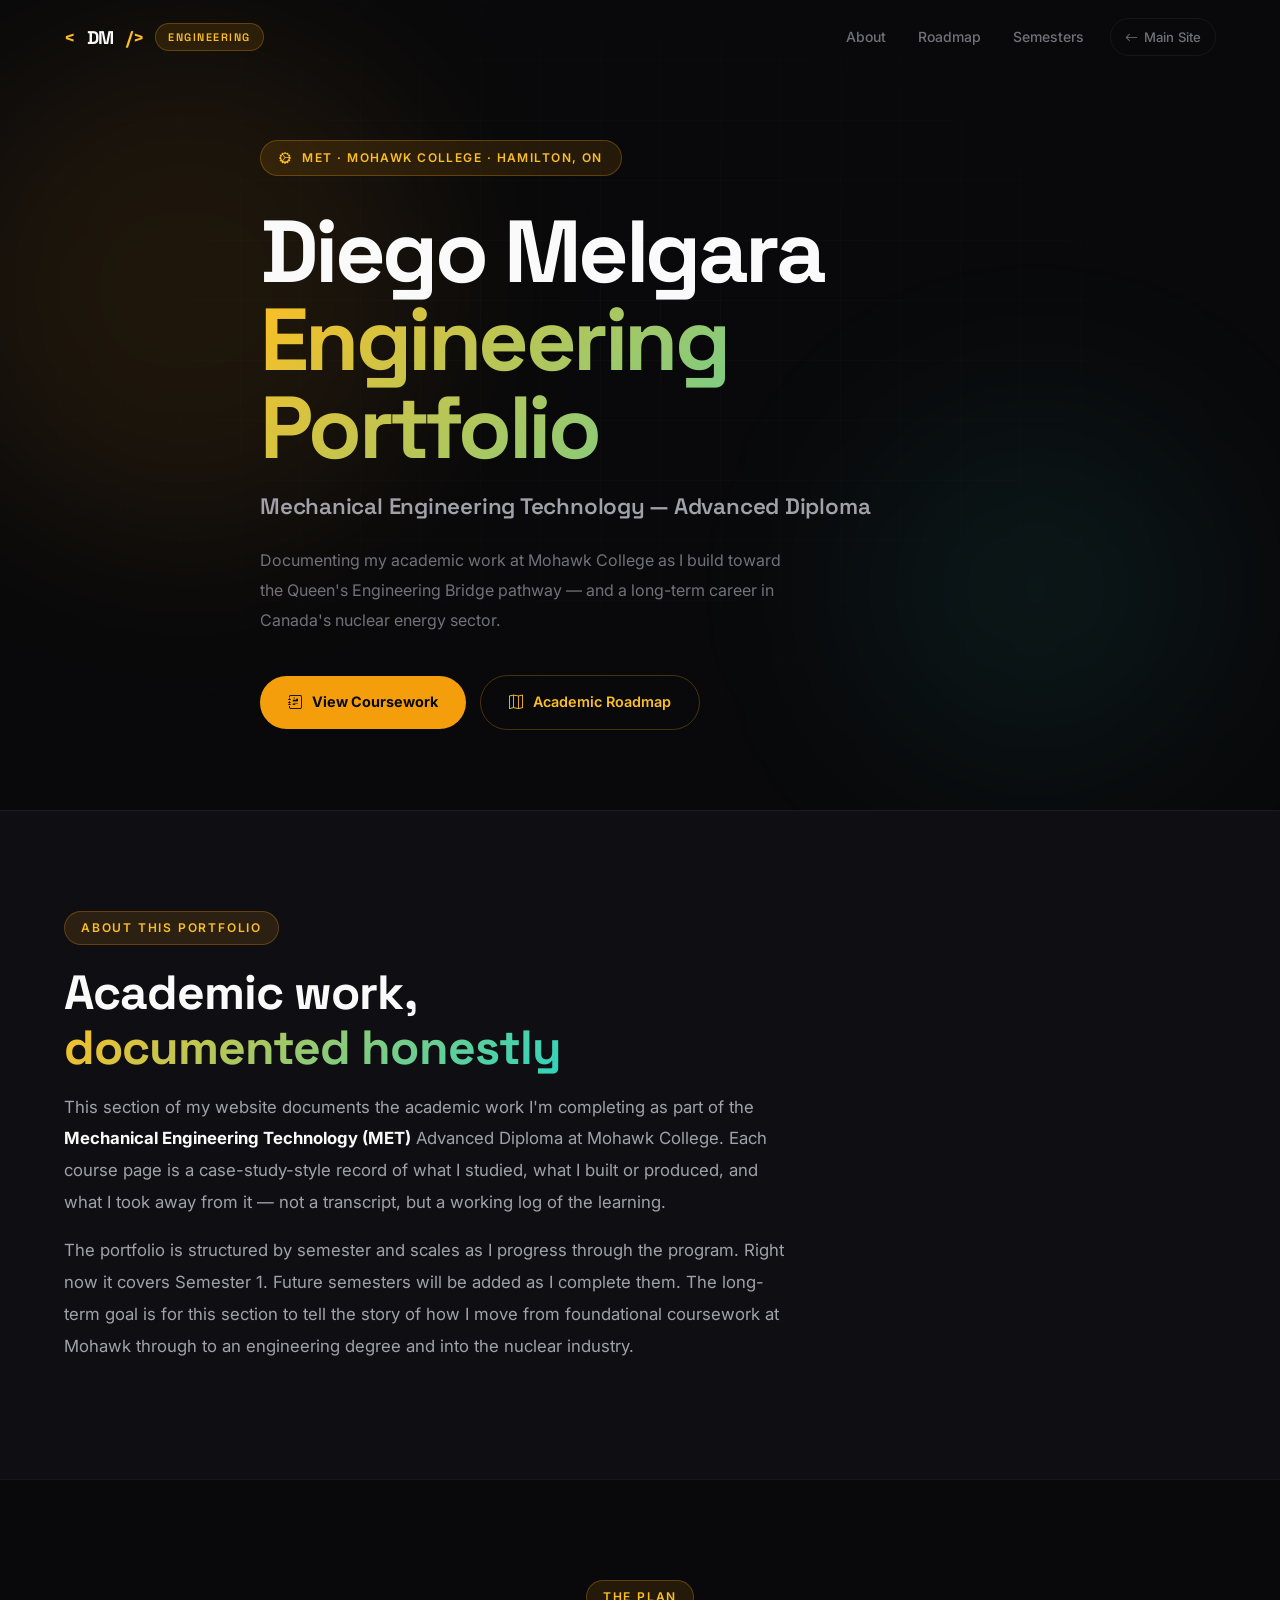
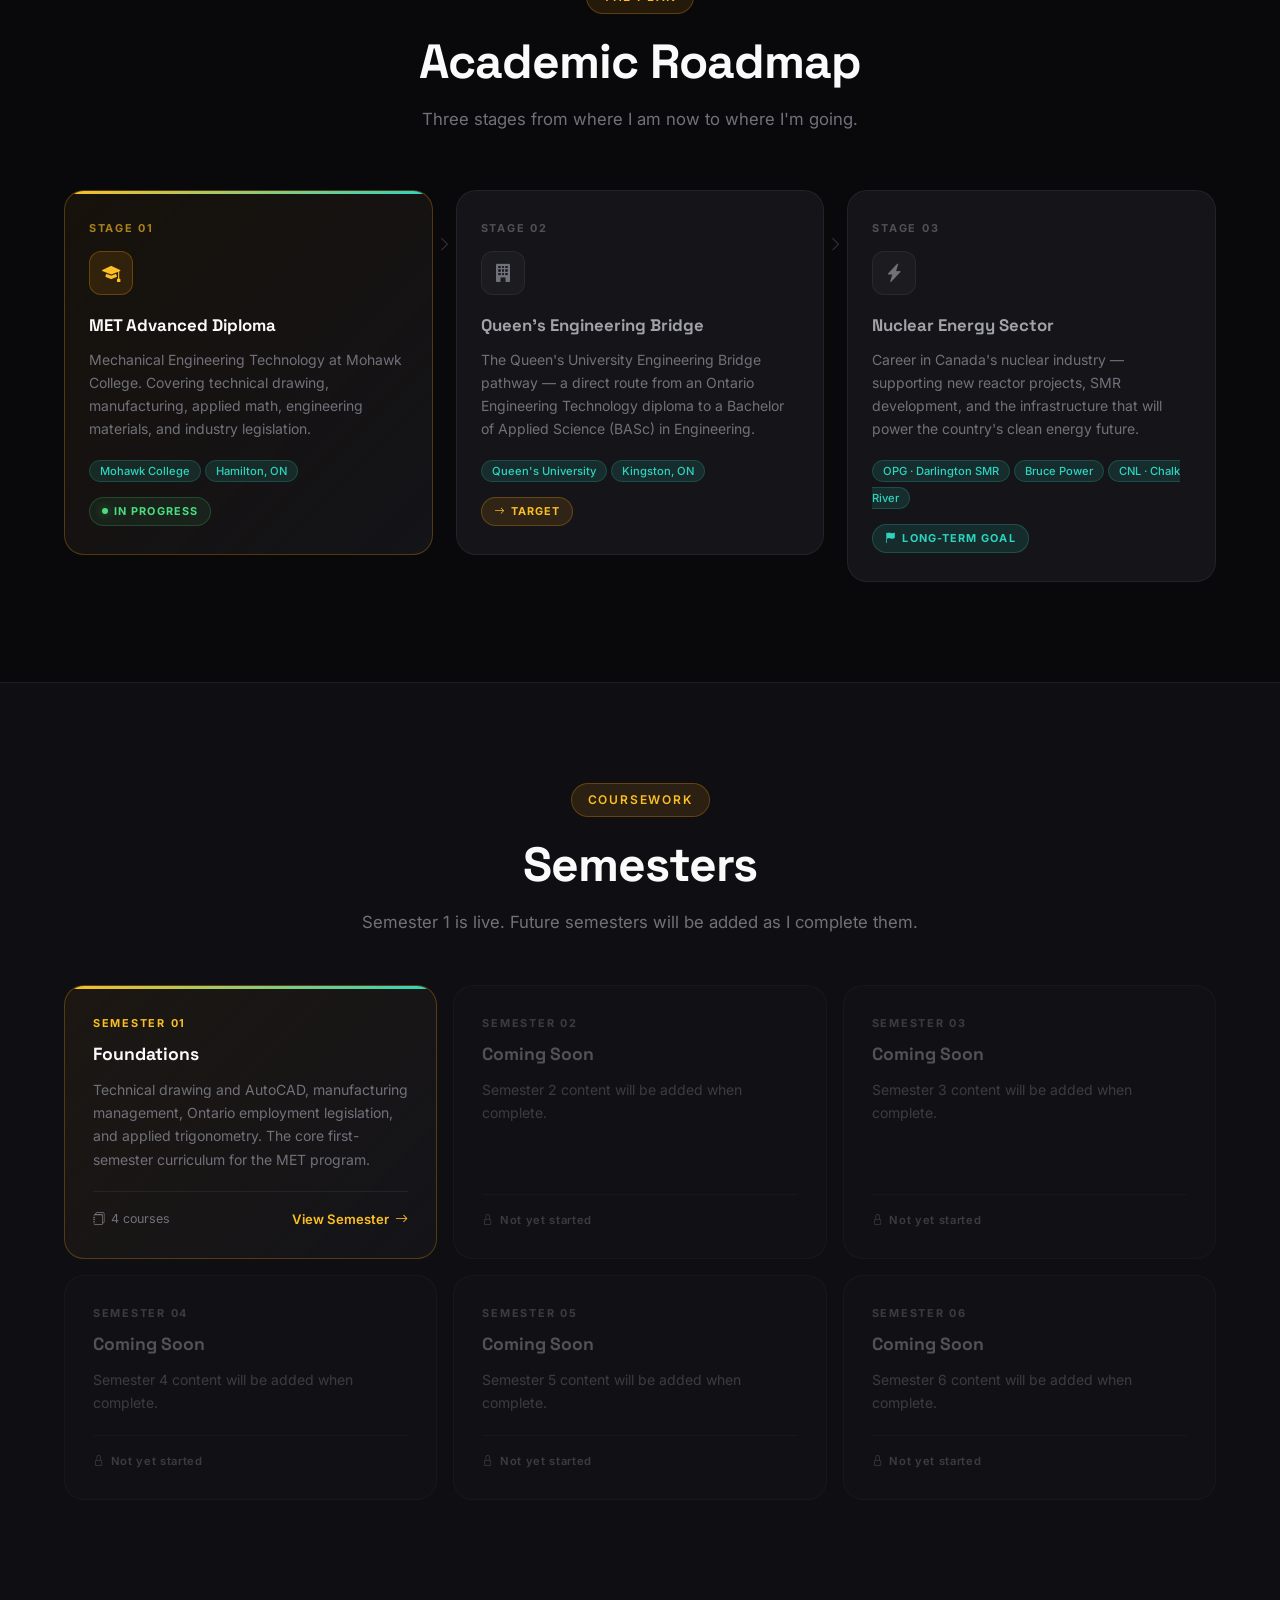
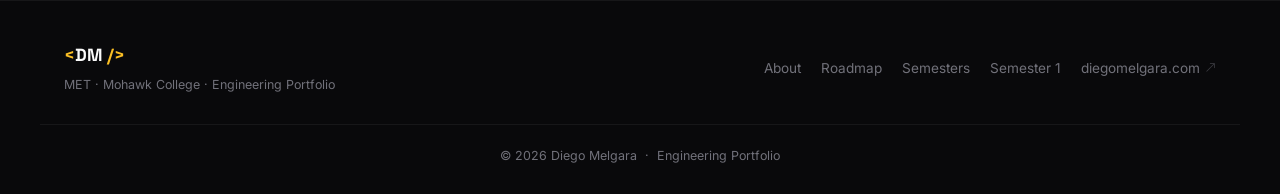
<file: engineering/index.html>
<!DOCTYPE html>
<!--
  ╔══════════════════════════════════════════════════════════════╗
  ║  ENGINEERING PORTFOLIO — /engineering/index.html            ║
  ║  Diego Melgara · Mechanical Engineering Technology          ║
  ╠══════════════════════════════════════════════════════════════╣
  ║                                                              ║
  ║  HOW TO ADD A NEW SEMESTER                                   ║
  ║  1. Duplicate the folder: engineering/semester-1/            ║
  ║     → rename it:          engineering/semester-N/            ║
  ║  2. Update semester number, term dates, and course cards     ║
  ║     inside that folder's index.html                         ║
  ║  3. In THIS file, find the matching .semester-card.locked    ║
  ║     block for Semester N and:                                ║
  ║       a. Change class from "semester-card locked"            ║
  ║                          to "semester-card active"           ║
  ║       b. Add the href to the "View Semester" link            ║
  ║       c. Update the course count and description text        ║
  ║                                                              ║
  ║  HOW TO ADD A NEW COURSE (inside a semester)                 ║
  ║  1. Duplicate any folder under semester-N/courses/           ║
  ║     → rename it to your course slug (e.g. "statics")        ║
  ║  2. In that index.html, update:                              ║
  ║       · .course-hero-code    — e.g. "MECH 2001"             ║
  ║       · .course-hero-title   — full course name              ║
  ║       · .course-hero-desc    — course description paragraph  ║
  ║       · .learned-list items  — 3–5 "What I learned" bullets  ║
  ║       · .featured-work-grid  — assignment/project cards      ║
  ║  3. Add a new <div class="course-card"> in the semester's    ║
  ║     index.html courses grid                                  ║
  ║  4. To show a final grade, uncomment the .grade-badge block  ║
  ║     in the course page's course-hero-inner div and update    ║
  ║     the grade value                                          ║
  ║                                                              ║
  ╚══════════════════════════════════════════════════════════════╝
-->
<html lang="en">
  <head>
    <meta charset="UTF-8" />
    <meta http-equiv="X-UA-Compatible" content="IE=edge" />
    <meta name="viewport" content="width=device-width, initial-scale=1.0" />
    <title>Engineering Portfolio — Diego Melgara | MET · Mohawk College</title>
    <meta name="description" content="Diego Melgara's Mechanical Engineering Technology portfolio. MET student at Mohawk College, pursuing the Queen's Engineering Bridge pathway toward a career in Canada's nuclear energy sector." />
    <link rel="preconnect" href="https://fonts.googleapis.com" />
    <link rel="preconnect" href="https://fonts.gstatic.com" crossorigin />
    <link href="https://fonts.googleapis.com/css2?family=Inter:wght@300;400;500;600;700&family=Space+Grotesk:wght@500;600;700&display=swap" rel="stylesheet" />
    <link href="https://cdn.jsdelivr.net/npm/bootstrap-icons/font/bootstrap-icons.css" rel="stylesheet" />
    <link rel="stylesheet" href="./engineering.css" />
  </head>
  <body>

    <div class="cursor-glow" id="cursorGlow"></div>

    <!-- ═══════════════════════════════════════════
         NAVIGATION
    ═══════════════════════════════════════════ -->
    <nav id="engNav">
      <div class="nav-inner">
        <a class="nav-logo" href="../index.html">
          <span class="logo-bracket">&lt;</span>DM<span class="logo-bracket"> /&gt;</span>
          <span class="nav-section-label">Engineering</span>
        </a>
        <button class="nav-toggle" id="engNavToggle" aria-label="Toggle navigation">
          <span></span><span></span><span></span>
        </button>
        <div class="nav-right" id="engNavRight">
          <a href="#about" class="nav-link">About</a>
          <a href="#roadmap" class="nav-link">Roadmap</a>
          <a href="#semesters" class="nav-link">Semesters</a>
          <a href="../index.html" class="nav-link-main">
            <i class="bi bi-arrow-left"></i> Main Site
          </a>
        </div>
      </div>
    </nav>

    <!-- ═══════════════════════════════════════════
         HERO
    ═══════════════════════════════════════════ -->
    <div class="eng-hero">
      <div class="eng-hero-bg"></div>
      <div class="eng-hero-orb eng-orb-1"></div>
      <div class="eng-hero-orb eng-orb-2"></div>

      <div class="container">
        <div class="eng-hero-content">
          <div class="eng-hero-badge animate-in" style="--delay: 0s">
            <i class="bi bi-gear-wide-connected"></i>
            MET · Mohawk College · Hamilton, ON
          </div>

          <h1 class="eng-hero-title animate-in" style="--delay: 0.1s">
            Diego Melgara
            <span>Engineering Portfolio</span>
          </h1>

          <p class="eng-hero-subtitle animate-in" style="--delay: 0.2s">
            Mechanical Engineering Technology — Advanced Diploma
          </p>

          <p class="eng-hero-goal animate-in" style="--delay: 0.3s">
            Documenting my academic work at Mohawk College as I build toward
            the Queen's Engineering Bridge pathway — and a long-term career
            in Canada's nuclear energy sector.
          </p>

          <div class="eng-hero-ctas animate-in" style="--delay: 0.4s">
            <a href="#semesters" class="btn-primary">
              <i class="bi bi-journal-richtext"></i>
              View Coursework
            </a>
            <a href="#roadmap" class="btn-outline">
              <i class="bi bi-map"></i>
              Academic Roadmap
            </a>
          </div>
        </div>
      </div>
    </div>

    <!-- ═══════════════════════════════════════════
         ABOUT THIS PORTFOLIO
    ═══════════════════════════════════════════ -->
    <section id="about">
      <div class="container">
        <div class="section-tag">About This Portfolio</div>
        <h2 class="section-title">
          Academic work,<br /><span class="gradient-text">documented honestly</span>
        </h2>
        <div class="eng-about-inner" data-reveal>
          <p>
            This section of my website documents the academic work I'm completing
            as part of the <strong style="color: var(--text-primary)">Mechanical Engineering Technology (MET)</strong>
            Advanced Diploma at Mohawk College. Each course page is a case-study-style
            record of what I studied, what I built or produced, and what I took away
            from it — not a transcript, but a working log of the learning.
          </p>
          <p>
            The portfolio is structured by semester and scales as I progress through
            the program. Right now it covers Semester 1. Future semesters will be
            added as I complete them. The long-term goal is for this section to
            tell the story of how I move from foundational coursework at Mohawk
            through to an engineering degree and into the nuclear industry.
          </p>
        </div>
      </div>
    </section>

    <!-- ═══════════════════════════════════════════
         ACADEMIC ROADMAP
    ═══════════════════════════════════════════ -->
    <section id="roadmap">
      <div class="container">
        <div class="section-header">
          <div class="section-tag">The Plan</div>
          <h2 class="section-title">Academic Roadmap</h2>
          <p class="section-subtitle">
            Three stages from where I am now to where I'm going.
          </p>
        </div>

        <div class="roadmap-track">

          <!-- Step 1 — Current -->
          <div class="roadmap-step active" data-reveal>
            <div class="roadmap-step-num">Stage 01</div>
            <div class="roadmap-step-icon"><i class="bi bi-mortarboard-fill"></i></div>
            <h4>MET Advanced Diploma</h4>
            <p>
              Mechanical Engineering Technology at Mohawk College. Covering
              technical drawing, manufacturing, applied math, engineering
              materials, and industry legislation.
            </p>
            <div style="margin-bottom: 12px;">
              <span class="roadmap-org-tag">Mohawk College</span>
              <span class="roadmap-org-tag">Hamilton, ON</span>
            </div>
            <div class="roadmap-status status-current">
              <span class="status-dot"></span> In Progress
            </div>
          </div>

          <!-- Connector -->
          <div class="roadmap-connector">
            <div class="roadmap-connector-line"></div>
            <i class="bi bi-chevron-right roadmap-arrow"></i>
          </div>

          <!-- Step 2 — Target -->
          <div class="roadmap-step future" data-reveal style="--delay: 0.1s">
            <div class="roadmap-step-num">Stage 02</div>
            <div class="roadmap-step-icon"><i class="bi bi-building-fill"></i></div>
            <h4>Queen's Engineering Bridge</h4>
            <p>
              The Queen's University Engineering Bridge pathway — a direct
              route from an Ontario Engineering Technology diploma to a
              Bachelor of Applied Science (BASc) in Engineering.
            </p>
            <div style="margin-bottom: 12px;">
              <span class="roadmap-org-tag">Queen's University</span>
              <span class="roadmap-org-tag">Kingston, ON</span>
            </div>
            <div class="roadmap-status status-target">
              <i class="bi bi-arrow-right" style="font-size: 0.65rem;"></i> Target
            </div>
          </div>

          <!-- Connector -->
          <div class="roadmap-connector">
            <div class="roadmap-connector-line"></div>
            <i class="bi bi-chevron-right roadmap-arrow"></i>
          </div>

          <!-- Step 3 — Long-term -->
          <div class="roadmap-step future" data-reveal style="--delay: 0.2s">
            <div class="roadmap-step-num">Stage 03</div>
            <div class="roadmap-step-icon"><i class="bi bi-lightning-charge-fill"></i></div>
            <h4>Nuclear Energy Sector</h4>
            <p>
              Career in Canada's nuclear industry — supporting new reactor
              projects, SMR development, and the infrastructure that will
              power the country's clean energy future.
            </p>
            <div style="margin-bottom: 12px;">
              <span class="roadmap-org-tag">OPG · Darlington SMR</span>
              <span class="roadmap-org-tag">Bruce Power</span>
              <span class="roadmap-org-tag">CNL · Chalk River</span>
            </div>
            <div class="roadmap-status status-longterm">
              <i class="bi bi-flag-fill" style="font-size: 0.65rem;"></i> Long-term Goal
            </div>
          </div>

        </div>
      </div>
    </section>

    <!-- ═══════════════════════════════════════════
         SEMESTERS
    ═══════════════════════════════════════════ -->
    <section id="semesters">
      <div class="container">
        <div class="section-header">
          <div class="section-tag">Coursework</div>
          <h2 class="section-title">Semesters</h2>
          <p class="section-subtitle">
            Semester 1 is live. Future semesters will be added as I complete them.
          </p>
        </div>

        <div class="semesters-grid">

          <!-- Semester 1 — ACTIVE -->
          <div class="semester-card active" data-reveal>
            <div class="semester-num">Semester 01</div>
            <h3>Foundations</h3>
            <p>
              Technical drawing and AutoCAD, manufacturing management,
              Ontario employment legislation, and applied trigonometry.
              The core first-semester curriculum for the MET program.
            </p>
            <div class="semester-card-footer">
              <span class="semester-course-count">
                <i class="bi bi-journals"></i> 4 courses
              </span>
              <a href="./semester-1/" class="semester-link">
                View Semester <i class="bi bi-arrow-right"></i>
              </a>
            </div>
          </div>

          <!-- Semester 2 — LOCKED -->
          <div class="semester-card locked" data-reveal>
            <div class="semester-num">Semester 02</div>
            <h3>Coming Soon</h3>
            <p>Semester 2 content will be added when complete.</p>
            <div class="semester-card-footer">
              <span class="semester-lock-badge">
                <i class="bi bi-lock"></i> Not yet started
              </span>
            </div>
          </div>

          <!-- Semester 3 — LOCKED -->
          <div class="semester-card locked" data-reveal>
            <div class="semester-num">Semester 03</div>
            <h3>Coming Soon</h3>
            <p>Semester 3 content will be added when complete.</p>
            <div class="semester-card-footer">
              <span class="semester-lock-badge">
                <i class="bi bi-lock"></i> Not yet started
              </span>
            </div>
          </div>

          <!-- Semester 4 — LOCKED -->
          <div class="semester-card locked" data-reveal>
            <div class="semester-num">Semester 04</div>
            <h3>Coming Soon</h3>
            <p>Semester 4 content will be added when complete.</p>
            <div class="semester-card-footer">
              <span class="semester-lock-badge">
                <i class="bi bi-lock"></i> Not yet started
              </span>
            </div>
          </div>

          <!-- Semester 5 — LOCKED -->
          <div class="semester-card locked" data-reveal>
            <div class="semester-num">Semester 05</div>
            <h3>Coming Soon</h3>
            <p>Semester 5 content will be added when complete.</p>
            <div class="semester-card-footer">
              <span class="semester-lock-badge">
                <i class="bi bi-lock"></i> Not yet started
              </span>
            </div>
          </div>

          <!-- Semester 6 — LOCKED -->
          <div class="semester-card locked" data-reveal>
            <div class="semester-num">Semester 06</div>
            <h3>Coming Soon</h3>
            <p>Semester 6 content will be added when complete.</p>
            <div class="semester-card-footer">
              <span class="semester-lock-badge">
                <i class="bi bi-lock"></i> Not yet started
              </span>
            </div>
          </div>

        </div>
      </div>
    </section>

    <!-- ═══════════════════════════════════════════
         FOOTER
    ═══════════════════════════════════════════ -->
    <footer class="eng-footer">
      <div class="eng-footer-inner">
        <div class="eng-footer-brand">
          <a href="../index.html" class="footer-logo">
            <span class="logo-bracket">&lt;</span>DM<span class="logo-bracket"> /&gt;</span>
          </a>
          <p class="eng-footer-tagline">MET · Mohawk College · Engineering Portfolio</p>
        </div>
        <nav class="eng-footer-links">
          <a href="#about">About</a>
          <a href="#roadmap">Roadmap</a>
          <a href="#semesters">Semesters</a>
          <a href="./semester-1/">Semester 1</a>
          <a href="../index.html">
            diegomelgara.com <i class="bi bi-arrow-up-right footer-link-external"></i>
          </a>
        </nav>
      </div>
      <div class="eng-footer-bottom">
        <p>&copy; 2026 Diego Melgara &nbsp;·&nbsp; Engineering Portfolio</p>
      </div>
    </footer>

    <script>
      // Mobile nav toggle
      const navToggle = document.getElementById('engNavToggle');
      const navRight = document.getElementById('engNavRight');
      navToggle.addEventListener('click', () => {
        navRight.classList.toggle('open');
        navToggle.classList.toggle('active');
      });
      document.querySelectorAll('.nav-link, .nav-link-main').forEach(link => {
        link.addEventListener('click', () => {
          navRight.classList.remove('open');
          navToggle.classList.remove('active');
        });
      });

      // Navbar scrolled state
      const engNav = document.getElementById('engNav');
      window.addEventListener('scroll', () => {
        engNav.classList.toggle('scrolled', window.scrollY > 50);
      });

      // Scroll reveal
      const revealObserver = new IntersectionObserver(entries => {
        entries.forEach(e => {
          if (e.isIntersecting) {
            e.target.classList.add('revealed');
            revealObserver.unobserve(e.target);
          }
        });
      }, { threshold: 0.1, rootMargin: '0px 0px -40px 0px' });
      document.querySelectorAll('[data-reveal]').forEach(el => revealObserver.observe(el));

      // Cursor glow
      const cursorGlow = document.getElementById('cursorGlow');
      if (window.matchMedia('(pointer: fine)').matches) {
        document.addEventListener('mousemove', e => {
          cursorGlow.style.left = e.clientX + 'px';
          cursorGlow.style.top = e.clientY + 'px';
          cursorGlow.style.opacity = '1';
        });
      }
    </script>
  </body>
</html>
</file>
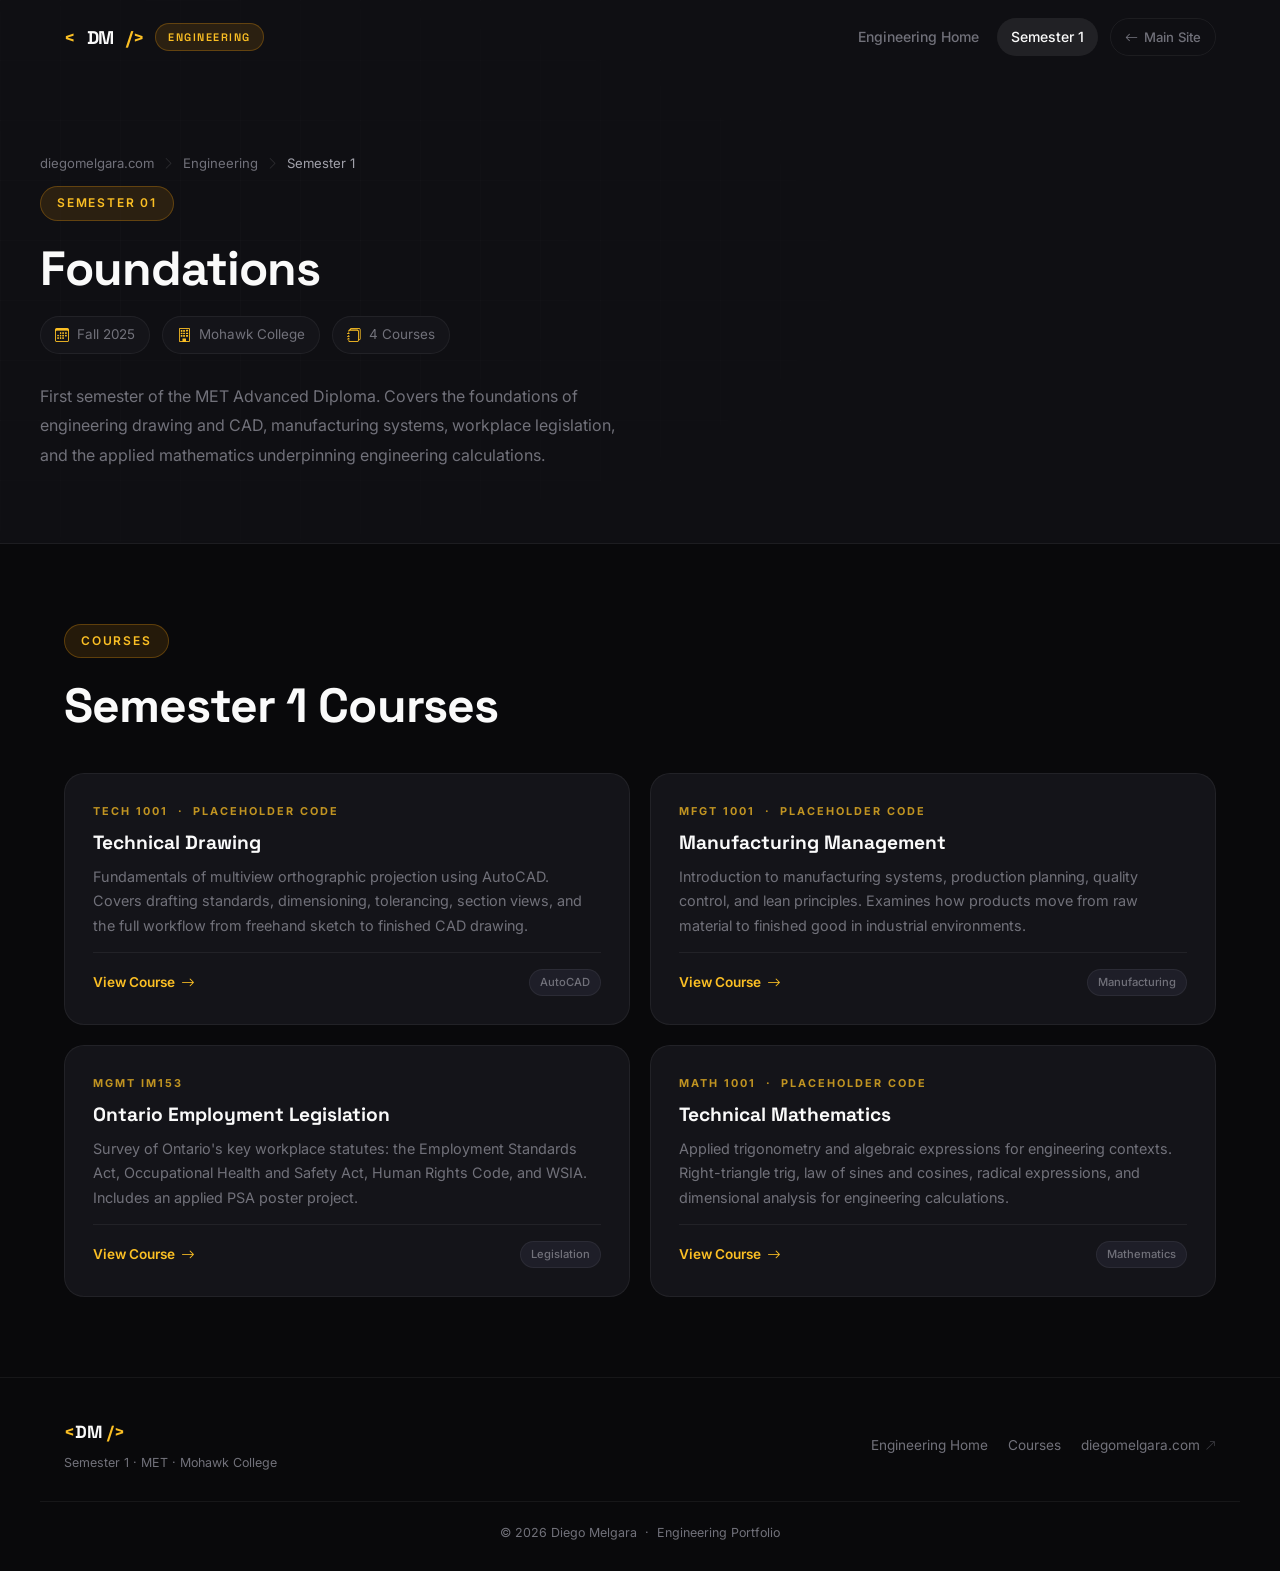
<file: engineering/semester-1/index.html>
<!DOCTYPE html>
<html lang="en">
  <head>
    <meta charset="UTF-8" />
    <meta http-equiv="X-UA-Compatible" content="IE=edge" />
    <meta name="viewport" content="width=device-width, initial-scale=1.0" />
    <title>Semester 1 — Engineering Portfolio | Diego Melgara</title>
    <meta name="description" content="Semester 1 coursework — Mechanical Engineering Technology, Mohawk College. Technical Drawing, Manufacturing Management, Employment Legislation, and Applied Mathematics." />
    <link rel="preconnect" href="https://fonts.googleapis.com" />
    <link rel="preconnect" href="https://fonts.gstatic.com" crossorigin />
    <link href="https://fonts.googleapis.com/css2?family=Inter:wght@300;400;500;600;700&family=Space+Grotesk:wght@500;600;700&display=swap" rel="stylesheet" />
    <link href="https://cdn.jsdelivr.net/npm/bootstrap-icons/font/bootstrap-icons.css" rel="stylesheet" />
    <link rel="stylesheet" href="../engineering.css" />
  </head>
  <body>

    <div class="cursor-glow" id="cursorGlow"></div>

    <!-- ═══════════════════════════════════════════
         NAVIGATION
    ═══════════════════════════════════════════ -->
    <nav id="engNav">
      <div class="nav-inner">
        <a class="nav-logo" href="../../index.html">
          <span class="logo-bracket">&lt;</span>DM<span class="logo-bracket"> /&gt;</span>
          <span class="nav-section-label">Engineering</span>
        </a>
        <button class="nav-toggle" id="engNavToggle" aria-label="Toggle navigation">
          <span></span><span></span><span></span>
        </button>
        <div class="nav-right" id="engNavRight">
          <a href="../index.html" class="nav-link">Engineering Home</a>
          <a href="#courses" class="nav-link active">Semester 1</a>
          <a href="../../index.html" class="nav-link-main">
            <i class="bi bi-arrow-left"></i> Main Site
          </a>
        </div>
      </div>
    </nav>

    <!-- ═══════════════════════════════════════════
         SEMESTER HERO
    ═══════════════════════════════════════════ -->
    <div class="semester-hero">
      <div class="semester-hero-bg"></div>
      <div class="semester-hero-inner">

        <div class="breadcrumb animate-in" style="--delay: 0s">
          <a href="../../index.html">diegomelgara.com</a>
          <span class="breadcrumb-sep"><i class="bi bi-chevron-right"></i></span>
          <a href="../index.html">Engineering</a>
          <span class="breadcrumb-sep"><i class="bi bi-chevron-right"></i></span>
          <span class="breadcrumb-current">Semester 1</span>
        </div>

        <div class="section-tag animate-in" style="--delay: 0.05s">Semester 01</div>

        <h1 class="section-title animate-in" style="--delay: 0.1s" style="font-size: clamp(2.4rem, 5vw, 4rem);">
          Foundations
        </h1>

        <div class="semester-meta animate-in" style="--delay: 0.2s">
          <span class="semester-meta-item">
            <i class="bi bi-calendar3"></i> Fall 2025
          </span>
          <span class="semester-meta-item">
            <i class="bi bi-building"></i> Mohawk College
          </span>
          <span class="semester-meta-item">
            <i class="bi bi-journals"></i> 4 Courses
          </span>
        </div>

        <p class="animate-in" style="--delay: 0.25s; max-width: 600px; color: var(--text-muted); font-size: 1rem; line-height: 1.85;">
          First semester of the MET Advanced Diploma. Covers the foundations
          of engineering drawing and CAD, manufacturing systems, workplace
          legislation, and the applied mathematics underpinning engineering
          calculations.
        </p>

        <!-- GPA placeholder — uncomment and set value when ready
        <div class="gpa-block animate-in" style="--delay: 0.3s">
          <div class="gpa-badge">
            <span class="gpa-badge-label">Semester GPA</span>
            <span class="gpa-badge-value">X.X / 4.0</span>
          </div>
        </div>
        -->

      </div>
    </div>

    <!-- ═══════════════════════════════════════════
         COURSES
    ═══════════════════════════════════════════ -->
    <section id="courses" class="courses-section">
      <div class="container">
        <div class="section-header" style="text-align: left; margin-bottom: 40px;">
          <div class="section-tag">Courses</div>
          <h2 class="section-title">Semester 1 Courses</h2>
        </div>

        <div class="courses-grid">

          <!-- AutoCAD / Technical Drawing -->
          <div class="course-card" data-reveal>
            <div class="course-code">TECH 1001 &nbsp;·&nbsp; Placeholder Code</div>
            <h3>Technical Drawing</h3>
            <p>
              Fundamentals of multiview orthographic projection using AutoCAD.
              Covers drafting standards, dimensioning, tolerancing, section
              views, and the full workflow from freehand sketch to finished
              CAD drawing.
            </p>
            <div class="course-card-footer">
              <a href="./courses/autocad/" class="course-link">
                View Course <i class="bi bi-arrow-right"></i>
              </a>
              <span class="course-tag">AutoCAD</span>
            </div>
          </div>

          <!-- Manufacturing Management -->
          <div class="course-card" data-reveal>
            <div class="course-code">MFGT 1001 &nbsp;·&nbsp; Placeholder Code</div>
            <h3>Manufacturing Management</h3>
            <p>
              Introduction to manufacturing systems, production planning,
              quality control, and lean principles. Examines how products
              move from raw material to finished good in industrial
              environments.
            </p>
            <div class="course-card-footer">
              <a href="./courses/manufacturing/" class="course-link">
                View Course <i class="bi bi-arrow-right"></i>
              </a>
              <span class="course-tag">Manufacturing</span>
            </div>
          </div>

          <!-- Ontario Employment Legislation -->
          <div class="course-card" data-reveal>
            <div class="course-code">MGMT IM153</div>
            <h3>Ontario Employment Legislation</h3>
            <p>
              Survey of Ontario's key workplace statutes: the Employment
              Standards Act, Occupational Health and Safety Act, Human
              Rights Code, and WSIA. Includes an applied PSA poster project.
            </p>
            <div class="course-card-footer">
              <a href="./courses/mgmt-im153/" class="course-link">
                View Course <i class="bi bi-arrow-right"></i>
              </a>
              <span class="course-tag">Legislation</span>
            </div>
          </div>

          <!-- Technical Mathematics -->
          <div class="course-card" data-reveal>
            <div class="course-code">MATH 1001 &nbsp;·&nbsp; Placeholder Code</div>
            <h3>Technical Mathematics</h3>
            <p>
              Applied trigonometry and algebraic expressions for engineering
              contexts. Right-triangle trig, law of sines and cosines, radical
              expressions, and dimensional analysis for engineering
              calculations.
            </p>
            <div class="course-card-footer">
              <a href="./courses/math/" class="course-link">
                View Course <i class="bi bi-arrow-right"></i>
              </a>
              <span class="course-tag">Mathematics</span>
            </div>
          </div>

        </div>
      </div>
    </section>

    <!-- ═══════════════════════════════════════════
         FOOTER
    ═══════════════════════════════════════════ -->
    <footer class="eng-footer">
      <div class="eng-footer-inner">
        <div class="eng-footer-brand">
          <a href="../../index.html" class="footer-logo">
            <span class="logo-bracket">&lt;</span>DM<span class="logo-bracket"> /&gt;</span>
          </a>
          <p class="eng-footer-tagline">Semester 1 · MET · Mohawk College</p>
        </div>
        <nav class="eng-footer-links">
          <a href="../index.html">Engineering Home</a>
          <a href="#courses">Courses</a>
          <a href="../../index.html">
            diegomelgara.com <i class="bi bi-arrow-up-right footer-link-external"></i>
          </a>
        </nav>
      </div>
      <div class="eng-footer-bottom">
        <p>&copy; 2026 Diego Melgara &nbsp;·&nbsp; Engineering Portfolio</p>
      </div>
    </footer>

    <script>
      const navToggle = document.getElementById('engNavToggle');
      const navRight = document.getElementById('engNavRight');
      navToggle.addEventListener('click', () => {
        navRight.classList.toggle('open');
        navToggle.classList.toggle('active');
      });
      document.querySelectorAll('.nav-link, .nav-link-main').forEach(link => {
        link.addEventListener('click', () => {
          navRight.classList.remove('open');
          navToggle.classList.remove('active');
        });
      });

      const engNav = document.getElementById('engNav');
      window.addEventListener('scroll', () => {
        engNav.classList.toggle('scrolled', window.scrollY > 50);
      });

      const revealObserver = new IntersectionObserver(entries => {
        entries.forEach(e => {
          if (e.isIntersecting) {
            e.target.classList.add('revealed');
            revealObserver.unobserve(e.target);
          }
        });
      }, { threshold: 0.1, rootMargin: '0px 0px -40px 0px' });
      document.querySelectorAll('[data-reveal]').forEach(el => revealObserver.observe(el));

      const cursorGlow = document.getElementById('cursorGlow');
      if (window.matchMedia('(pointer: fine)').matches) {
        document.addEventListener('mousemove', e => {
          cursorGlow.style.left = e.clientX + 'px';
          cursorGlow.style.top = e.clientY + 'px';
          cursorGlow.style.opacity = '1';
        });
      }
    </script>
  </body>
</html>
</file>
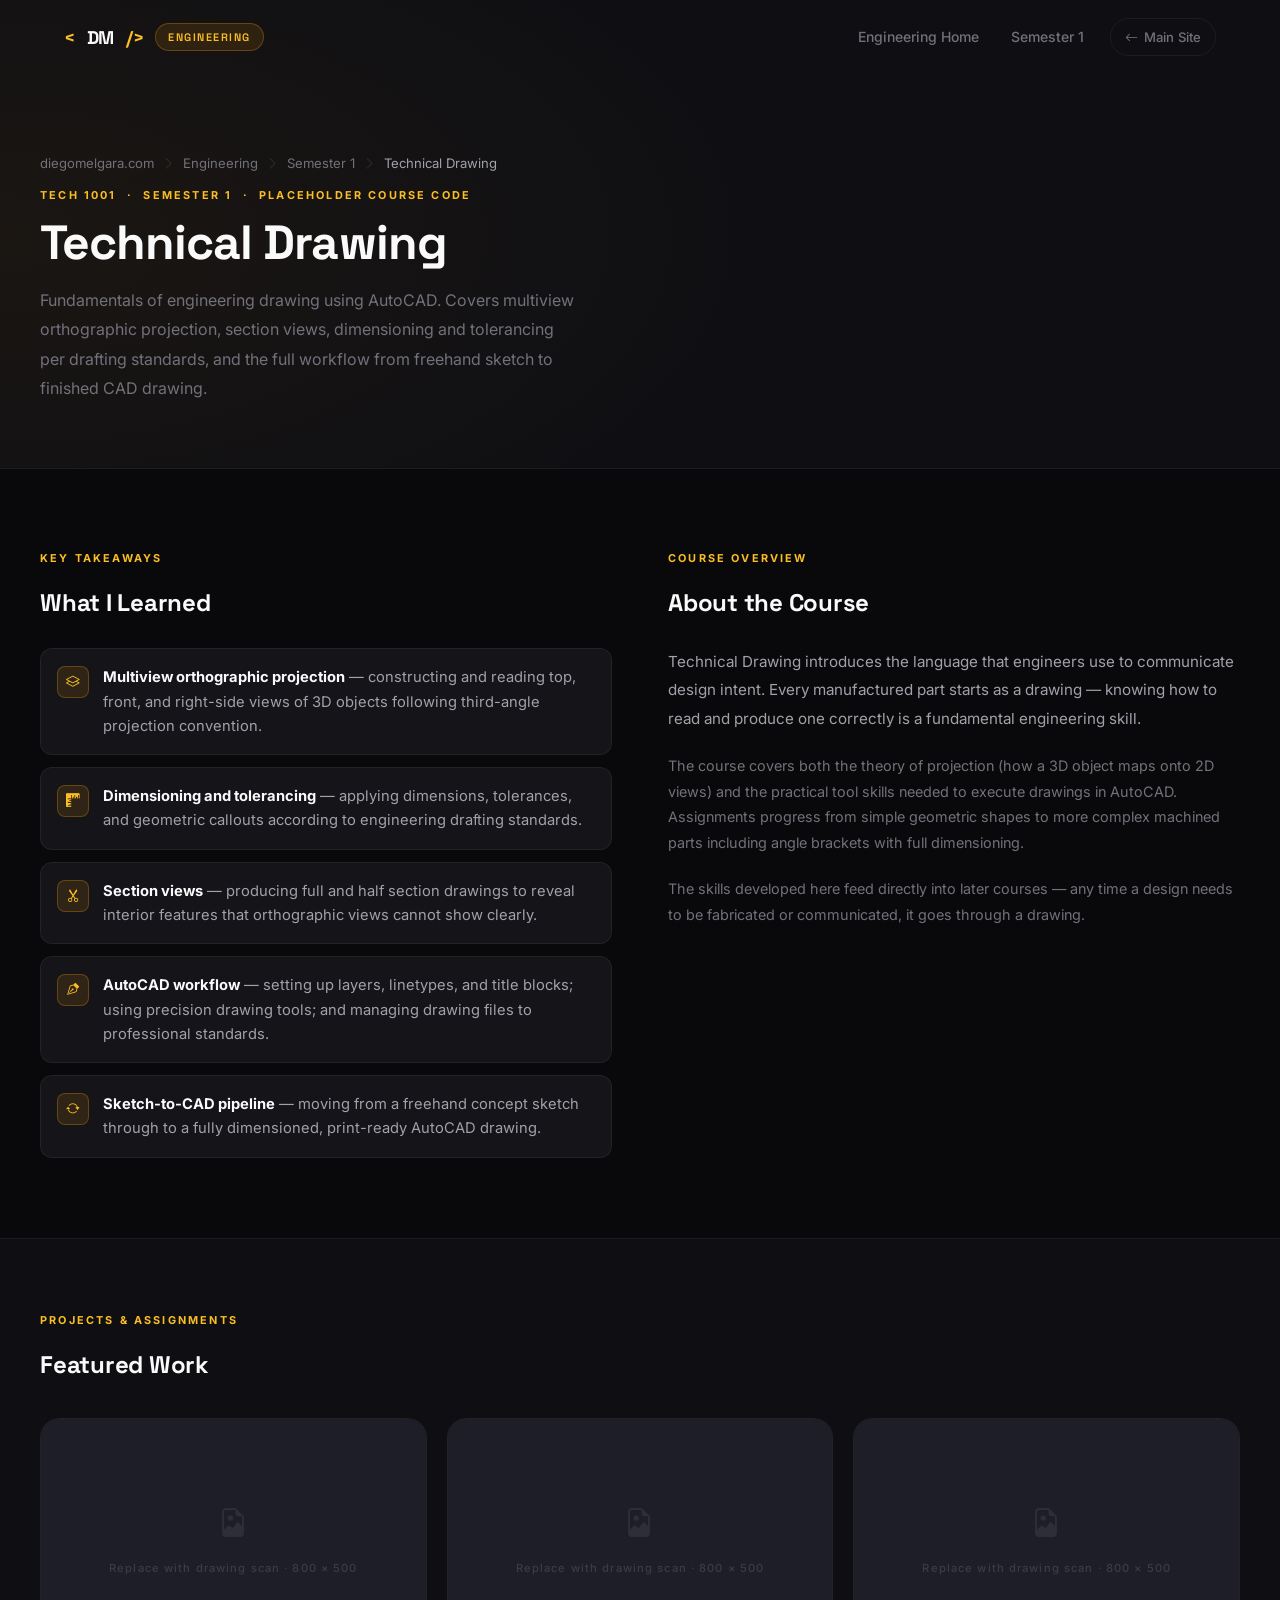
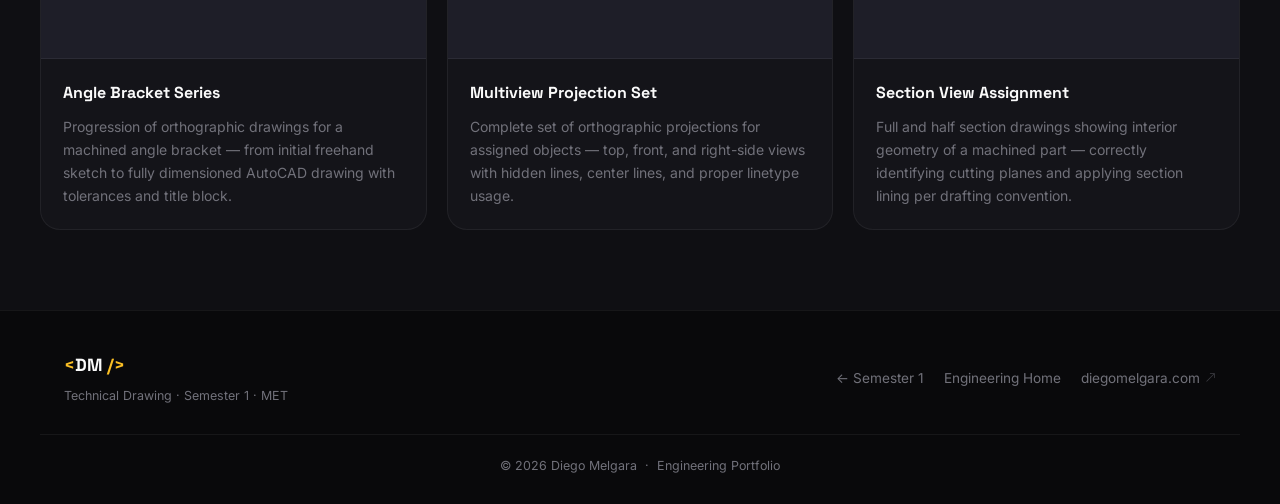
<file: engineering/semester-1/courses/autocad/index.html>
<!DOCTYPE html>
<html lang="en">
  <head>
    <meta charset="UTF-8" />
    <meta http-equiv="X-UA-Compatible" content="IE=edge" />
    <meta name="viewport" content="width=device-width, initial-scale=1.0" />
    <title>Technical Drawing — Semester 1 | Diego Melgara Engineering</title>
    <meta name="description" content="Technical Drawing course — multiview orthographic projections, AutoCAD, dimensioning and tolerancing. Semester 1, MET Program, Mohawk College." />
    <link rel="preconnect" href="https://fonts.googleapis.com" />
    <link rel="preconnect" href="https://fonts.gstatic.com" crossorigin />
    <link href="https://fonts.googleapis.com/css2?family=Inter:wght@300;400;500;600;700&family=Space+Grotesk:wght@500;600;700&display=swap" rel="stylesheet" />
    <link href="https://cdn.jsdelivr.net/npm/bootstrap-icons/font/bootstrap-icons.css" rel="stylesheet" />
    <link rel="stylesheet" href="../../../engineering.css" />
  </head>
  <body>

    <div class="cursor-glow" id="cursorGlow"></div>

    <!-- ═══════════════════════════════════════════
         NAVIGATION
    ═══════════════════════════════════════════ -->
    <nav id="engNav">
      <div class="nav-inner">
        <a class="nav-logo" href="../../../../index.html">
          <span class="logo-bracket">&lt;</span>DM<span class="logo-bracket"> /&gt;</span>
          <span class="nav-section-label">Engineering</span>
        </a>
        <button class="nav-toggle" id="engNavToggle" aria-label="Toggle navigation">
          <span></span><span></span><span></span>
        </button>
        <div class="nav-right" id="engNavRight">
          <a href="../../../index.html" class="nav-link">Engineering Home</a>
          <a href="../../index.html" class="nav-link">Semester 1</a>
          <a href="../../../../index.html" class="nav-link-main">
            <i class="bi bi-arrow-left"></i> Main Site
          </a>
        </div>
      </div>
    </nav>

    <!-- ═══════════════════════════════════════════
         COURSE HERO
    ═══════════════════════════════════════════ -->
    <div class="course-hero">
      <div class="course-hero-bg"></div>
      <div class="course-hero-inner">
        <div>
          <div class="breadcrumb animate-in" style="--delay: 0s">
            <a href="../../../../index.html">diegomelgara.com</a>
            <span class="breadcrumb-sep"><i class="bi bi-chevron-right"></i></span>
            <a href="../../../index.html">Engineering</a>
            <span class="breadcrumb-sep"><i class="bi bi-chevron-right"></i></span>
            <a href="../../index.html">Semester 1</a>
            <span class="breadcrumb-sep"><i class="bi bi-chevron-right"></i></span>
            <span class="breadcrumb-current">Technical Drawing</span>
          </div>

          <div class="course-hero-code animate-in" style="--delay: 0.05s">
            TECH 1001 &nbsp;·&nbsp; Semester 1 &nbsp;·&nbsp; Placeholder Course Code
          </div>

          <h1 class="course-hero-title animate-in" style="--delay: 0.1s">
            Technical Drawing
          </h1>

          <p class="course-hero-desc animate-in" style="--delay: 0.15s">
            Fundamentals of engineering drawing using AutoCAD. Covers
            multiview orthographic projection, section views, dimensioning
            and tolerancing per drafting standards, and the full workflow
            from freehand sketch to finished CAD drawing.
          </p>
        </div>

        <!-- Final grade badge — uncomment and fill in when ready
        <div class="grade-badge animate-in" style="--delay: 0.2s">
          <span class="grade-badge-label">Final Grade</span>
          <span class="grade-badge-value">A</span>
        </div>
        -->
      </div>
    </div>

    <!-- ═══════════════════════════════════════════
         WHAT I LEARNED + COURSE DESCRIPTION
    ═══════════════════════════════════════════ -->
    <div class="course-body">
      <div class="course-body-inner">

        <!-- Left: What I Learned -->
        <div data-reveal>
          <div class="course-section-label">Key Takeaways</div>
          <h2 class="course-section-title">What I Learned</h2>
          <div class="learned-list">

            <div class="learned-item">
              <div class="learned-item-icon"><i class="bi bi-layers"></i></div>
              <p>
                <strong style="color: var(--text-primary);">Multiview orthographic projection</strong> —
                constructing and reading top, front, and right-side views of
                3D objects following third-angle projection convention.
              </p>
            </div>

            <div class="learned-item">
              <div class="learned-item-icon"><i class="bi bi-rulers"></i></div>
              <p>
                <strong style="color: var(--text-primary);">Dimensioning and tolerancing</strong> —
                applying dimensions, tolerances, and geometric callouts
                according to engineering drafting standards.
              </p>
            </div>

            <div class="learned-item">
              <div class="learned-item-icon"><i class="bi bi-scissors"></i></div>
              <p>
                <strong style="color: var(--text-primary);">Section views</strong> —
                producing full and half section drawings to reveal interior
                features that orthographic views cannot show clearly.
              </p>
            </div>

            <div class="learned-item">
              <div class="learned-item-icon"><i class="bi bi-vector-pen"></i></div>
              <p>
                <strong style="color: var(--text-primary);">AutoCAD workflow</strong> —
                setting up layers, linetypes, and title blocks; using
                precision drawing tools; and managing drawing files to
                professional standards.
              </p>
            </div>

            <div class="learned-item">
              <div class="learned-item-icon"><i class="bi bi-arrow-repeat"></i></div>
              <p>
                <strong style="color: var(--text-primary);">Sketch-to-CAD pipeline</strong> —
                moving from a freehand concept sketch through to a fully
                dimensioned, print-ready AutoCAD drawing.
              </p>
            </div>

          </div>
        </div>

        <!-- Right: Course overview -->
        <div data-reveal>
          <div class="course-section-label">Course Overview</div>
          <h2 class="course-section-title">About the Course</h2>
          <p style="color: var(--text-secondary); font-size: 0.95rem; line-height: 1.85; margin-bottom: 20px;">
            Technical Drawing introduces the language that engineers use to
            communicate design intent. Every manufactured part starts as a
            drawing — knowing how to read and produce one correctly is a
            fundamental engineering skill.
          </p>
          <p style="color: var(--text-muted); font-size: 0.9rem; line-height: 1.8; margin-bottom: 20px;">
            The course covers both the theory of projection (how a 3D object
            maps onto 2D views) and the practical tool skills needed to execute
            drawings in AutoCAD. Assignments progress from simple geometric
            shapes to more complex machined parts including angle brackets with
            full dimensioning.
          </p>
          <p style="color: var(--text-muted); font-size: 0.9rem; line-height: 1.8;">
            The skills developed here feed directly into later courses — any
            time a design needs to be fabricated or communicated, it goes
            through a drawing.
          </p>
        </div>

      </div>
    </div>

    <!-- ═══════════════════════════════════════════
         FEATURED WORK
    ═══════════════════════════════════════════ -->
    <div class="featured-work">
      <div class="featured-work-inner">
        <div class="course-section-label">Projects & Assignments</div>
        <h2 class="course-section-title" style="margin-bottom: 32px;">Featured Work</h2>

        <div class="featured-work-grid">

          <div class="work-card" data-reveal>
            <div class="img-placeholder">
              <i class="bi bi-file-earmark-image"></i>
              <span>Replace with drawing scan · 800 × 500</span>
            </div>
            <div class="work-card-body">
              <h4>Angle Bracket Series</h4>
              <p>
                Progression of orthographic drawings for a machined angle
                bracket — from initial freehand sketch to fully dimensioned
                AutoCAD drawing with tolerances and title block.
              </p>
            </div>
          </div>

          <div class="work-card" data-reveal>
            <div class="img-placeholder">
              <i class="bi bi-file-earmark-image"></i>
              <span>Replace with drawing scan · 800 × 500</span>
            </div>
            <div class="work-card-body">
              <h4>Multiview Projection Set</h4>
              <p>
                Complete set of orthographic projections for assigned
                objects — top, front, and right-side views with hidden
                lines, center lines, and proper linetype usage.
              </p>
            </div>
          </div>

          <div class="work-card" data-reveal>
            <div class="img-placeholder">
              <i class="bi bi-file-earmark-image"></i>
              <span>Replace with drawing scan · 800 × 500</span>
            </div>
            <div class="work-card-body">
              <h4>Section View Assignment</h4>
              <p>
                Full and half section drawings showing interior geometry
                of a machined part — correctly identifying cutting planes
                and applying section lining per drafting convention.
              </p>
            </div>
          </div>

        </div>
      </div>
    </div>

    <!-- ═══════════════════════════════════════════
         FOOTER
    ═══════════════════════════════════════════ -->
    <footer class="eng-footer">
      <div class="eng-footer-inner">
        <div class="eng-footer-brand">
          <a href="../../../../index.html" class="footer-logo">
            <span class="logo-bracket">&lt;</span>DM<span class="logo-bracket"> /&gt;</span>
          </a>
          <p class="eng-footer-tagline">Technical Drawing · Semester 1 · MET</p>
        </div>
        <nav class="eng-footer-links">
          <a href="../../index.html">← Semester 1</a>
          <a href="../../../index.html">Engineering Home</a>
          <a href="../../../../index.html">
            diegomelgara.com <i class="bi bi-arrow-up-right footer-link-external"></i>
          </a>
        </nav>
      </div>
      <div class="eng-footer-bottom">
        <p>&copy; 2026 Diego Melgara &nbsp;·&nbsp; Engineering Portfolio</p>
      </div>
    </footer>

    <script>
      const navToggle = document.getElementById('engNavToggle');
      const navRight = document.getElementById('engNavRight');
      navToggle.addEventListener('click', () => {
        navRight.classList.toggle('open');
        navToggle.classList.toggle('active');
      });
      document.querySelectorAll('.nav-link, .nav-link-main').forEach(link => {
        link.addEventListener('click', () => {
          navRight.classList.remove('open');
          navToggle.classList.remove('active');
        });
      });

      const engNav = document.getElementById('engNav');
      window.addEventListener('scroll', () => {
        engNav.classList.toggle('scrolled', window.scrollY > 50);
      });

      const revealObserver = new IntersectionObserver(entries => {
        entries.forEach(e => {
          if (e.isIntersecting) {
            e.target.classList.add('revealed');
            revealObserver.unobserve(e.target);
          }
        });
      }, { threshold: 0.1, rootMargin: '0px 0px -40px 0px' });
      document.querySelectorAll('[data-reveal]').forEach(el => revealObserver.observe(el));

      const cursorGlow = document.getElementById('cursorGlow');
      if (window.matchMedia('(pointer: fine)').matches) {
        document.addEventListener('mousemove', e => {
          cursorGlow.style.left = e.clientX + 'px';
          cursorGlow.style.top = e.clientY + 'px';
          cursorGlow.style.opacity = '1';
        });
      }
    </script>
  </body>
</html>
</file>
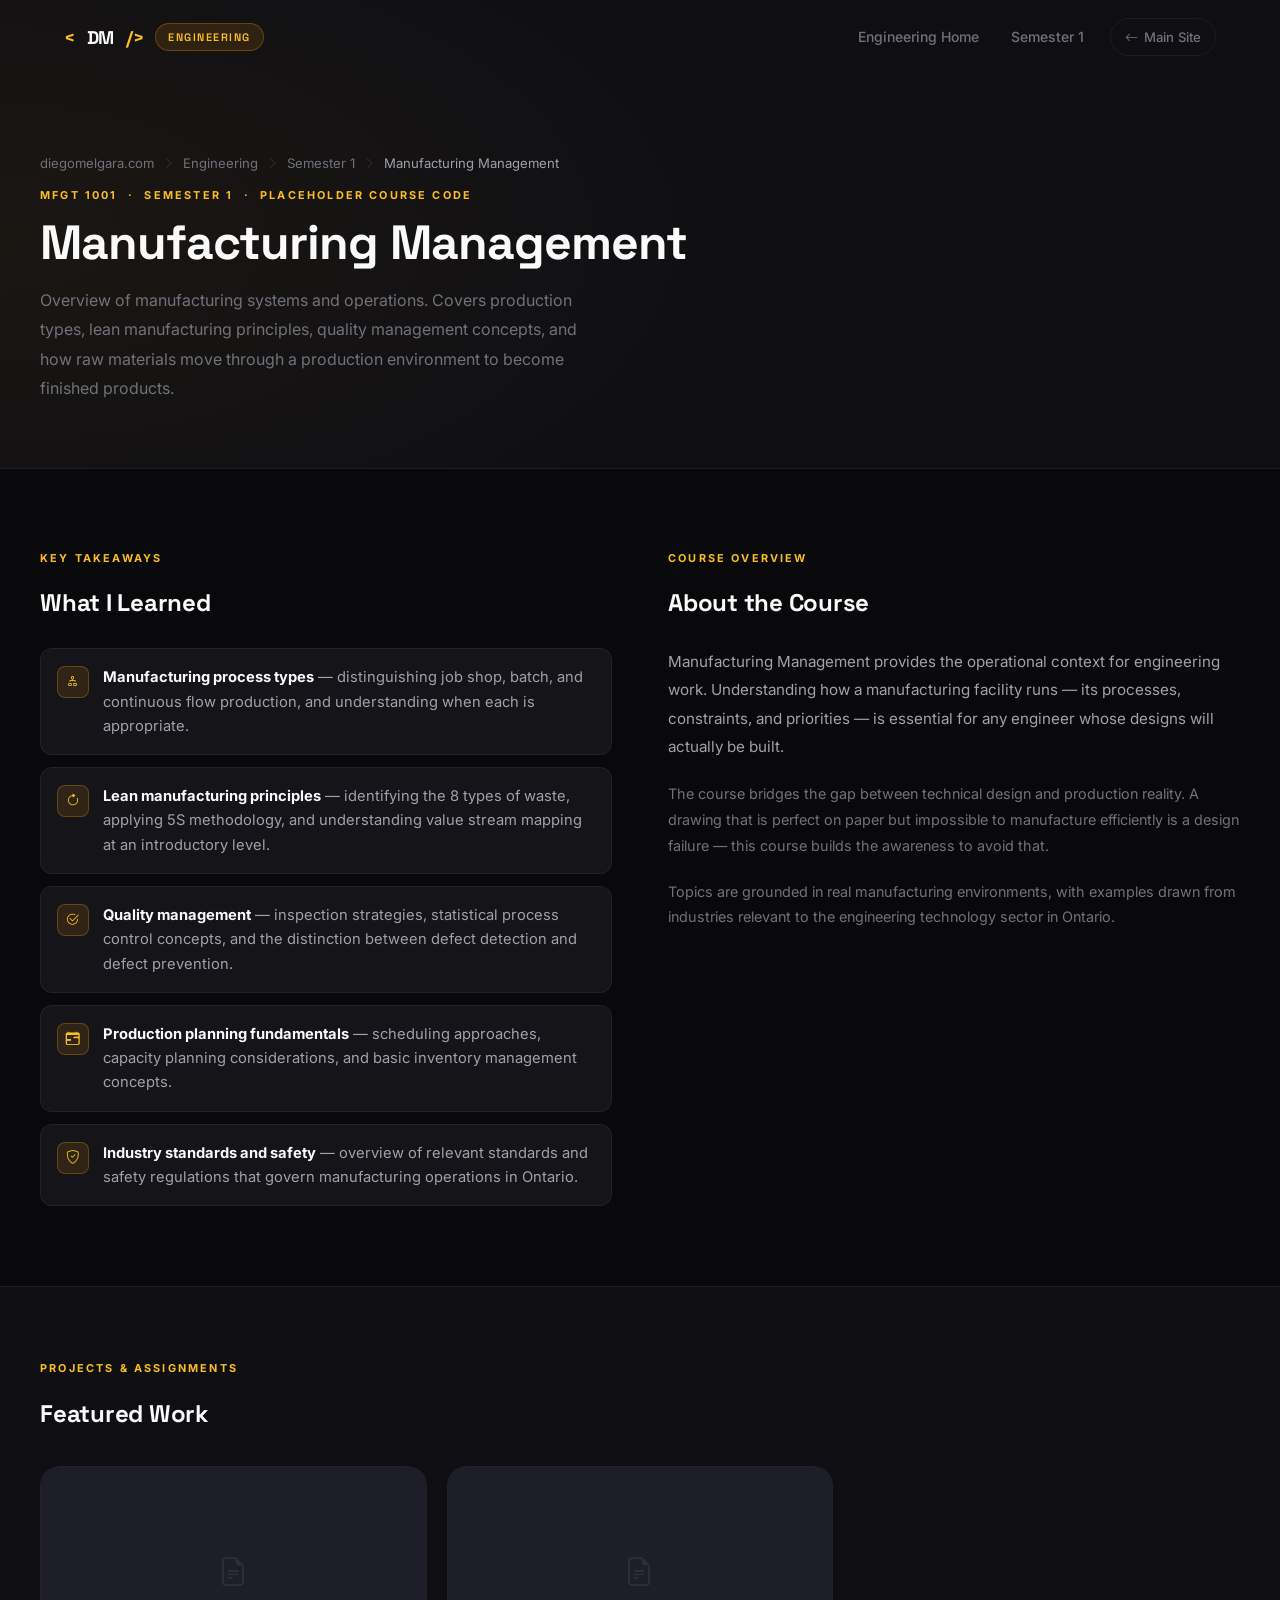
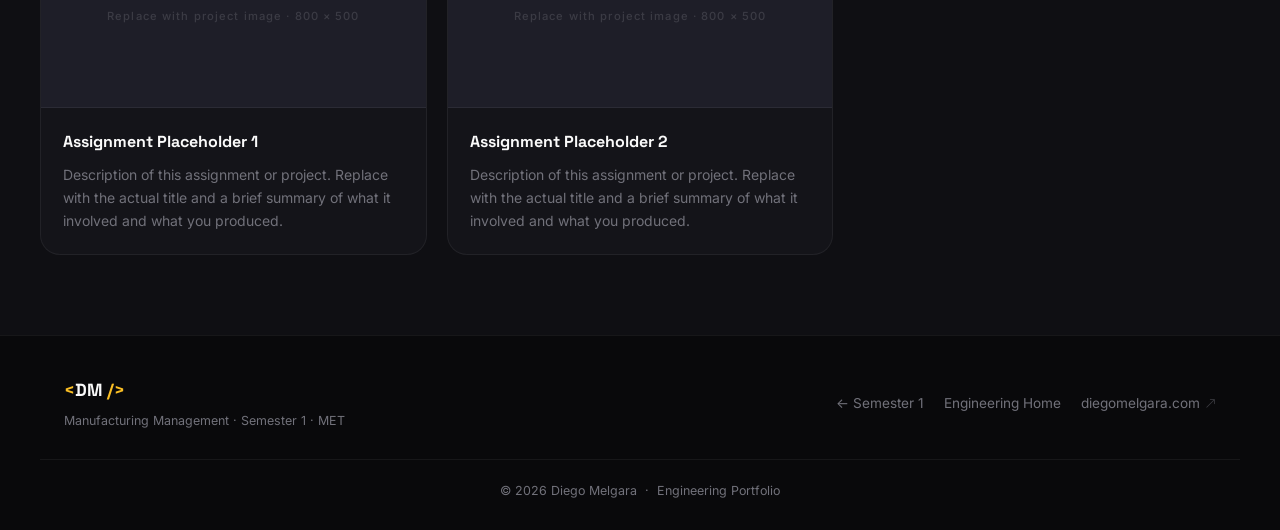
<file: engineering/semester-1/courses/manufacturing/index.html>
<!DOCTYPE html>
<html lang="en">
  <head>
    <meta charset="UTF-8" />
    <meta http-equiv="X-UA-Compatible" content="IE=edge" />
    <meta name="viewport" content="width=device-width, initial-scale=1.0" />
    <title>Manufacturing Management — Semester 1 | Diego Melgara Engineering</title>
    <meta name="description" content="Manufacturing Management course — production systems, lean principles, quality control. Semester 1, MET Program, Mohawk College." />
    <link rel="preconnect" href="https://fonts.googleapis.com" />
    <link rel="preconnect" href="https://fonts.gstatic.com" crossorigin />
    <link href="https://fonts.googleapis.com/css2?family=Inter:wght@300;400;500;600;700&family=Space+Grotesk:wght@500;600;700&display=swap" rel="stylesheet" />
    <link href="https://cdn.jsdelivr.net/npm/bootstrap-icons/font/bootstrap-icons.css" rel="stylesheet" />
    <link rel="stylesheet" href="../../../engineering.css" />
  </head>
  <body>

    <div class="cursor-glow" id="cursorGlow"></div>

    <!-- ═══════════════════════════════════════════
         NAVIGATION
    ═══════════════════════════════════════════ -->
    <nav id="engNav">
      <div class="nav-inner">
        <a class="nav-logo" href="../../../../index.html">
          <span class="logo-bracket">&lt;</span>DM<span class="logo-bracket"> /&gt;</span>
          <span class="nav-section-label">Engineering</span>
        </a>
        <button class="nav-toggle" id="engNavToggle" aria-label="Toggle navigation">
          <span></span><span></span><span></span>
        </button>
        <div class="nav-right" id="engNavRight">
          <a href="../../../index.html" class="nav-link">Engineering Home</a>
          <a href="../../index.html" class="nav-link">Semester 1</a>
          <a href="../../../../index.html" class="nav-link-main">
            <i class="bi bi-arrow-left"></i> Main Site
          </a>
        </div>
      </div>
    </nav>

    <!-- ═══════════════════════════════════════════
         COURSE HERO
    ═══════════════════════════════════════════ -->
    <div class="course-hero">
      <div class="course-hero-bg"></div>
      <div class="course-hero-inner">
        <div>
          <div class="breadcrumb animate-in" style="--delay: 0s">
            <a href="../../../../index.html">diegomelgara.com</a>
            <span class="breadcrumb-sep"><i class="bi bi-chevron-right"></i></span>
            <a href="../../../index.html">Engineering</a>
            <span class="breadcrumb-sep"><i class="bi bi-chevron-right"></i></span>
            <a href="../../index.html">Semester 1</a>
            <span class="breadcrumb-sep"><i class="bi bi-chevron-right"></i></span>
            <span class="breadcrumb-current">Manufacturing Management</span>
          </div>

          <div class="course-hero-code animate-in" style="--delay: 0.05s">
            MFGT 1001 &nbsp;·&nbsp; Semester 1 &nbsp;·&nbsp; Placeholder Course Code
          </div>

          <h1 class="course-hero-title animate-in" style="--delay: 0.1s">
            Manufacturing Management
          </h1>

          <p class="course-hero-desc animate-in" style="--delay: 0.15s">
            Overview of manufacturing systems and operations. Covers production
            types, lean manufacturing principles, quality management concepts,
            and how raw materials move through a production environment to
            become finished products.
          </p>
        </div>

        <!-- Final grade badge — uncomment and fill in when ready
        <div class="grade-badge animate-in" style="--delay: 0.2s">
          <span class="grade-badge-label">Final Grade</span>
          <span class="grade-badge-value">A</span>
        </div>
        -->
      </div>
    </div>

    <!-- ═══════════════════════════════════════════
         WHAT I LEARNED + COURSE DESCRIPTION
    ═══════════════════════════════════════════ -->
    <div class="course-body">
      <div class="course-body-inner">

        <!-- Left: What I Learned -->
        <div data-reveal>
          <div class="course-section-label">Key Takeaways</div>
          <h2 class="course-section-title">What I Learned</h2>
          <div class="learned-list">

            <div class="learned-item">
              <div class="learned-item-icon"><i class="bi bi-diagram-2"></i></div>
              <p>
                <strong style="color: var(--text-primary);">Manufacturing process types</strong> —
                distinguishing job shop, batch, and continuous flow production,
                and understanding when each is appropriate.
              </p>
            </div>

            <div class="learned-item">
              <div class="learned-item-icon"><i class="bi bi-arrow-clockwise"></i></div>
              <p>
                <strong style="color: var(--text-primary);">Lean manufacturing principles</strong> —
                identifying the 8 types of waste, applying 5S methodology,
                and understanding value stream mapping at an introductory
                level.
              </p>
            </div>

            <div class="learned-item">
              <div class="learned-item-icon"><i class="bi bi-check2-circle"></i></div>
              <p>
                <strong style="color: var(--text-primary);">Quality management</strong> —
                inspection strategies, statistical process control concepts,
                and the distinction between defect detection and defect
                prevention.
              </p>
            </div>

            <div class="learned-item">
              <div class="learned-item-icon"><i class="bi bi-calendar-range"></i></div>
              <p>
                <strong style="color: var(--text-primary);">Production planning fundamentals</strong> —
                scheduling approaches, capacity planning considerations, and
                basic inventory management concepts.
              </p>
            </div>

            <div class="learned-item">
              <div class="learned-item-icon"><i class="bi bi-shield-check"></i></div>
              <p>
                <strong style="color: var(--text-primary);">Industry standards and safety</strong> —
                overview of relevant standards and safety regulations that
                govern manufacturing operations in Ontario.
              </p>
            </div>

          </div>
        </div>

        <!-- Right: Course overview -->
        <div data-reveal>
          <div class="course-section-label">Course Overview</div>
          <h2 class="course-section-title">About the Course</h2>
          <p style="color: var(--text-secondary); font-size: 0.95rem; line-height: 1.85; margin-bottom: 20px;">
            Manufacturing Management provides the operational context for
            engineering work. Understanding how a manufacturing facility runs
            — its processes, constraints, and priorities — is essential for any
            engineer whose designs will actually be built.
          </p>
          <p style="color: var(--text-muted); font-size: 0.9rem; line-height: 1.8; margin-bottom: 20px;">
            The course bridges the gap between technical design and production
            reality. A drawing that is perfect on paper but impossible to
            manufacture efficiently is a design failure — this course builds
            the awareness to avoid that.
          </p>
          <p style="color: var(--text-muted); font-size: 0.9rem; line-height: 1.8;">
            Topics are grounded in real manufacturing environments, with
            examples drawn from industries relevant to the engineering
            technology sector in Ontario.
          </p>
        </div>

      </div>
    </div>

    <!-- ═══════════════════════════════════════════
         FEATURED WORK
    ═══════════════════════════════════════════ -->
    <div class="featured-work">
      <div class="featured-work-inner">
        <div class="course-section-label">Projects & Assignments</div>
        <h2 class="course-section-title" style="margin-bottom: 32px;">Featured Work</h2>

        <div class="featured-work-grid">

          <div class="work-card" data-reveal>
            <div class="img-placeholder">
              <i class="bi bi-file-earmark-text"></i>
              <span>Replace with project image · 800 × 500</span>
            </div>
            <div class="work-card-body">
              <h4>Assignment Placeholder 1</h4>
              <p>
                Description of this assignment or project. Replace with the
                actual title and a brief summary of what it involved and
                what you produced.
              </p>
            </div>
          </div>

          <div class="work-card" data-reveal>
            <div class="img-placeholder">
              <i class="bi bi-file-earmark-text"></i>
              <span>Replace with project image · 800 × 500</span>
            </div>
            <div class="work-card-body">
              <h4>Assignment Placeholder 2</h4>
              <p>
                Description of this assignment or project. Replace with the
                actual title and a brief summary of what it involved and
                what you produced.
              </p>
            </div>
          </div>

        </div>
      </div>
    </div>

    <!-- ═══════════════════════════════════════════
         FOOTER
    ═══════════════════════════════════════════ -->
    <footer class="eng-footer">
      <div class="eng-footer-inner">
        <div class="eng-footer-brand">
          <a href="../../../../index.html" class="footer-logo">
            <span class="logo-bracket">&lt;</span>DM<span class="logo-bracket"> /&gt;</span>
          </a>
          <p class="eng-footer-tagline">Manufacturing Management · Semester 1 · MET</p>
        </div>
        <nav class="eng-footer-links">
          <a href="../../index.html">← Semester 1</a>
          <a href="../../../index.html">Engineering Home</a>
          <a href="../../../../index.html">
            diegomelgara.com <i class="bi bi-arrow-up-right footer-link-external"></i>
          </a>
        </nav>
      </div>
      <div class="eng-footer-bottom">
        <p>&copy; 2026 Diego Melgara &nbsp;·&nbsp; Engineering Portfolio</p>
      </div>
    </footer>

    <script>
      const navToggle = document.getElementById('engNavToggle');
      const navRight = document.getElementById('engNavRight');
      navToggle.addEventListener('click', () => {
        navRight.classList.toggle('open');
        navToggle.classList.toggle('active');
      });
      document.querySelectorAll('.nav-link, .nav-link-main').forEach(link => {
        link.addEventListener('click', () => {
          navRight.classList.remove('open');
          navToggle.classList.remove('active');
        });
      });

      const engNav = document.getElementById('engNav');
      window.addEventListener('scroll', () => {
        engNav.classList.toggle('scrolled', window.scrollY > 50);
      });

      const revealObserver = new IntersectionObserver(entries => {
        entries.forEach(e => {
          if (e.isIntersecting) {
            e.target.classList.add('revealed');
            revealObserver.unobserve(e.target);
          }
        });
      }, { threshold: 0.1, rootMargin: '0px 0px -40px 0px' });
      document.querySelectorAll('[data-reveal]').forEach(el => revealObserver.observe(el));

      const cursorGlow = document.getElementById('cursorGlow');
      if (window.matchMedia('(pointer: fine)').matches) {
        document.addEventListener('mousemove', e => {
          cursorGlow.style.left = e.clientX + 'px';
          cursorGlow.style.top = e.clientY + 'px';
          cursorGlow.style.opacity = '1';
        });
      }
    </script>
  </body>
</html>
</file>
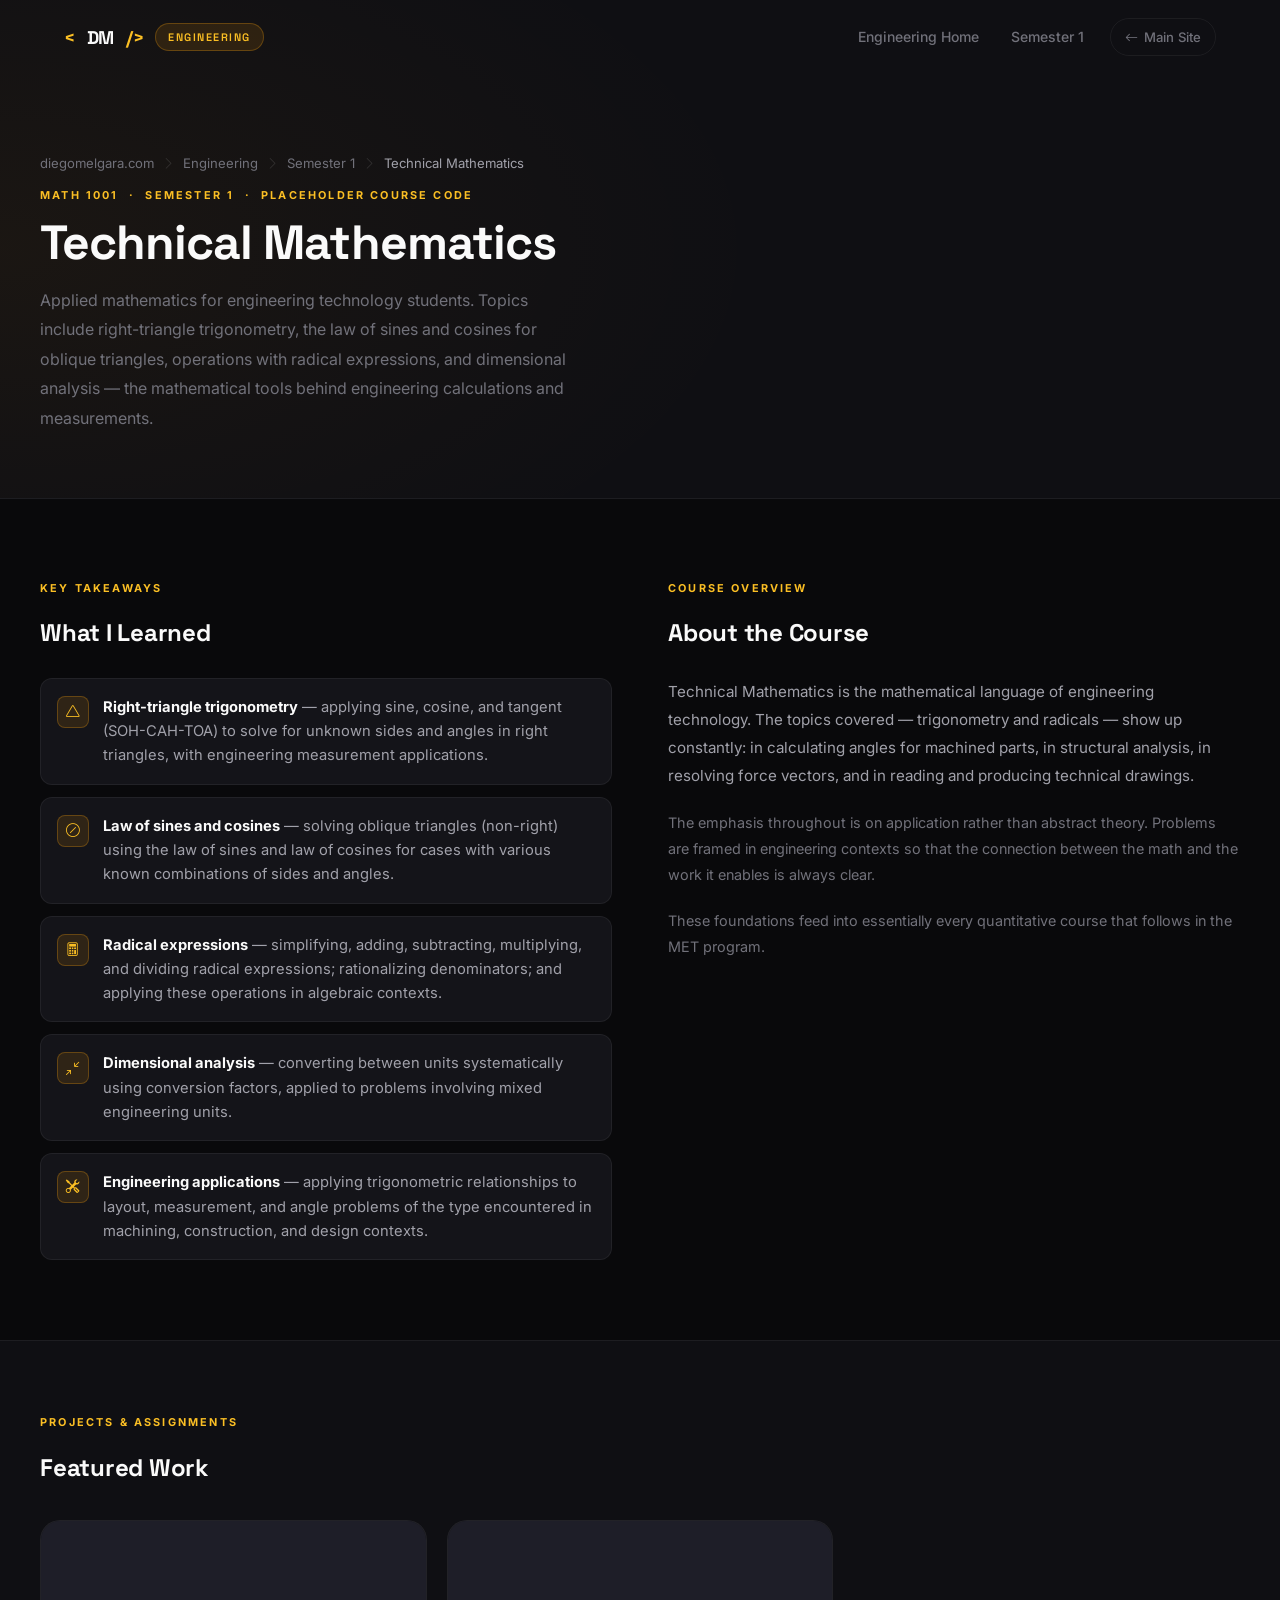
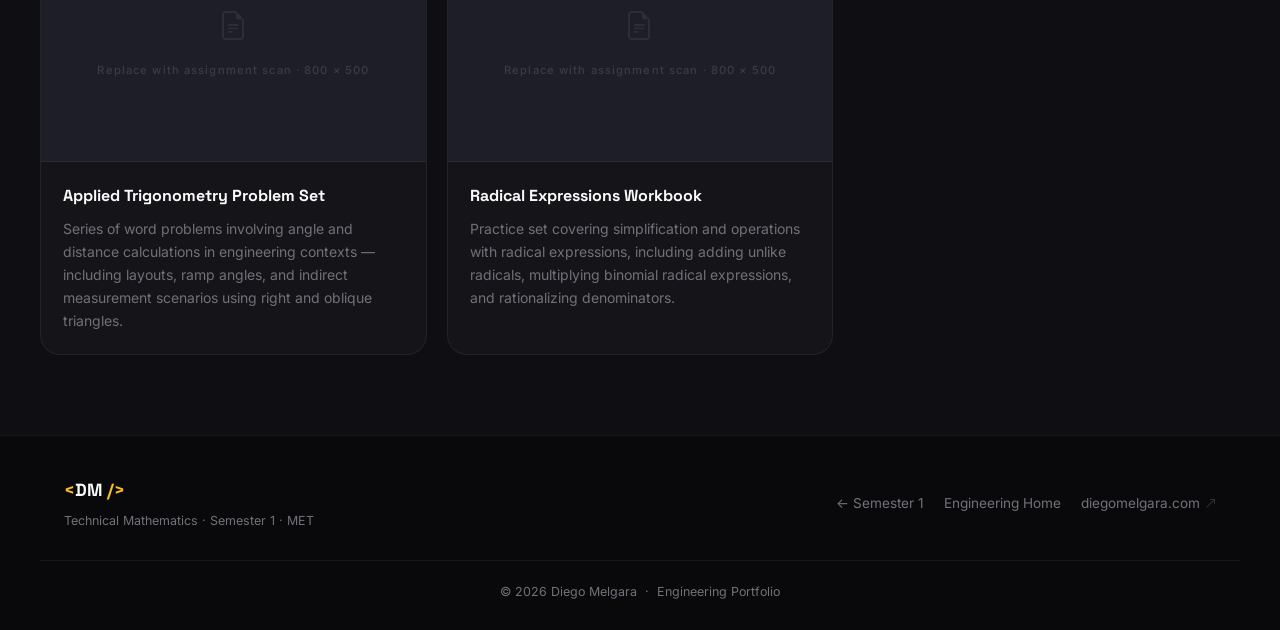
<file: engineering/semester-1/courses/math/index.html>
<!DOCTYPE html>
<html lang="en">
  <head>
    <meta charset="UTF-8" />
    <meta http-equiv="X-UA-Compatible" content="IE=edge" />
    <meta name="viewport" content="width=device-width, initial-scale=1.0" />
    <title>Technical Mathematics — Semester 1 | Diego Melgara Engineering</title>
    <meta name="description" content="Technical Mathematics — applied trigonometry, radical expressions, and dimensional analysis for engineering. Semester 1, MET Program, Mohawk College." />
    <link rel="preconnect" href="https://fonts.googleapis.com" />
    <link rel="preconnect" href="https://fonts.gstatic.com" crossorigin />
    <link href="https://fonts.googleapis.com/css2?family=Inter:wght@300;400;500;600;700&family=Space+Grotesk:wght@500;600;700&display=swap" rel="stylesheet" />
    <link href="https://cdn.jsdelivr.net/npm/bootstrap-icons/font/bootstrap-icons.css" rel="stylesheet" />
    <link rel="stylesheet" href="../../../engineering.css" />
  </head>
  <body>

    <div class="cursor-glow" id="cursorGlow"></div>

    <!-- ═══════════════════════════════════════════
         NAVIGATION
    ═══════════════════════════════════════════ -->
    <nav id="engNav">
      <div class="nav-inner">
        <a class="nav-logo" href="../../../../index.html">
          <span class="logo-bracket">&lt;</span>DM<span class="logo-bracket"> /&gt;</span>
          <span class="nav-section-label">Engineering</span>
        </a>
        <button class="nav-toggle" id="engNavToggle" aria-label="Toggle navigation">
          <span></span><span></span><span></span>
        </button>
        <div class="nav-right" id="engNavRight">
          <a href="../../../index.html" class="nav-link">Engineering Home</a>
          <a href="../../index.html" class="nav-link">Semester 1</a>
          <a href="../../../../index.html" class="nav-link-main">
            <i class="bi bi-arrow-left"></i> Main Site
          </a>
        </div>
      </div>
    </nav>

    <!-- ═══════════════════════════════════════════
         COURSE HERO
    ═══════════════════════════════════════════ -->
    <div class="course-hero">
      <div class="course-hero-bg"></div>
      <div class="course-hero-inner">
        <div>
          <div class="breadcrumb animate-in" style="--delay: 0s">
            <a href="../../../../index.html">diegomelgara.com</a>
            <span class="breadcrumb-sep"><i class="bi bi-chevron-right"></i></span>
            <a href="../../../index.html">Engineering</a>
            <span class="breadcrumb-sep"><i class="bi bi-chevron-right"></i></span>
            <a href="../../index.html">Semester 1</a>
            <span class="breadcrumb-sep"><i class="bi bi-chevron-right"></i></span>
            <span class="breadcrumb-current">Technical Mathematics</span>
          </div>

          <div class="course-hero-code animate-in" style="--delay: 0.05s">
            MATH 1001 &nbsp;·&nbsp; Semester 1 &nbsp;·&nbsp; Placeholder Course Code
          </div>

          <h1 class="course-hero-title animate-in" style="--delay: 0.1s">
            Technical Mathematics
          </h1>

          <p class="course-hero-desc animate-in" style="--delay: 0.15s">
            Applied mathematics for engineering technology students. Topics
            include right-triangle trigonometry, the law of sines and cosines
            for oblique triangles, operations with radical expressions, and
            dimensional analysis — the mathematical tools behind engineering
            calculations and measurements.
          </p>
        </div>

        <!-- Final grade badge — uncomment and fill in when ready
        <div class="grade-badge animate-in" style="--delay: 0.2s">
          <span class="grade-badge-label">Final Grade</span>
          <span class="grade-badge-value">A</span>
        </div>
        -->
      </div>
    </div>

    <!-- ═══════════════════════════════════════════
         WHAT I LEARNED + COURSE DESCRIPTION
    ═══════════════════════════════════════════ -->
    <div class="course-body">
      <div class="course-body-inner">

        <!-- Left: What I Learned -->
        <div data-reveal>
          <div class="course-section-label">Key Takeaways</div>
          <h2 class="course-section-title">What I Learned</h2>
          <div class="learned-list">

            <div class="learned-item">
              <div class="learned-item-icon"><i class="bi bi-triangle"></i></div>
              <p>
                <strong style="color: var(--text-primary);">Right-triangle trigonometry</strong> —
                applying sine, cosine, and tangent (SOH-CAH-TOA) to solve
                for unknown sides and angles in right triangles, with
                engineering measurement applications.
              </p>
            </div>

            <div class="learned-item">
              <div class="learned-item-icon"><i class="bi bi-slash-circle"></i></div>
              <p>
                <strong style="color: var(--text-primary);">Law of sines and cosines</strong> —
                solving oblique triangles (non-right) using the law of
                sines and law of cosines for cases with various known
                combinations of sides and angles.
              </p>
            </div>

            <div class="learned-item">
              <div class="learned-item-icon"><i class="bi bi-calculator"></i></div>
              <p>
                <strong style="color: var(--text-primary);">Radical expressions</strong> —
                simplifying, adding, subtracting, multiplying, and dividing
                radical expressions; rationalizing denominators; and
                applying these operations in algebraic contexts.
              </p>
            </div>

            <div class="learned-item">
              <div class="learned-item-icon"><i class="bi bi-arrows-angle-contract"></i></div>
              <p>
                <strong style="color: var(--text-primary);">Dimensional analysis</strong> —
                converting between units systematically using conversion
                factors, applied to problems involving mixed engineering units.
              </p>
            </div>

            <div class="learned-item">
              <div class="learned-item-icon"><i class="bi bi-tools"></i></div>
              <p>
                <strong style="color: var(--text-primary);">Engineering applications</strong> —
                applying trigonometric relationships to layout, measurement,
                and angle problems of the type encountered in machining,
                construction, and design contexts.
              </p>
            </div>

          </div>
        </div>

        <!-- Right: Course overview -->
        <div data-reveal>
          <div class="course-section-label">Course Overview</div>
          <h2 class="course-section-title">About the Course</h2>
          <p style="color: var(--text-secondary); font-size: 0.95rem; line-height: 1.85; margin-bottom: 20px;">
            Technical Mathematics is the mathematical language of engineering
            technology. The topics covered — trigonometry and radicals — show
            up constantly: in calculating angles for machined parts, in
            structural analysis, in resolving force vectors, and in reading
            and producing technical drawings.
          </p>
          <p style="color: var(--text-muted); font-size: 0.9rem; line-height: 1.8; margin-bottom: 20px;">
            The emphasis throughout is on application rather than abstract
            theory. Problems are framed in engineering contexts so that the
            connection between the math and the work it enables is always
            clear.
          </p>
          <p style="color: var(--text-muted); font-size: 0.9rem; line-height: 1.8;">
            These foundations feed into essentially every quantitative course
            that follows in the MET program.
          </p>
        </div>

      </div>
    </div>

    <!-- ═══════════════════════════════════════════
         FEATURED WORK
    ═══════════════════════════════════════════ -->
    <div class="featured-work">
      <div class="featured-work-inner">
        <div class="course-section-label">Projects & Assignments</div>
        <h2 class="course-section-title" style="margin-bottom: 32px;">Featured Work</h2>

        <div class="featured-work-grid">

          <div class="work-card" data-reveal>
            <div class="img-placeholder">
              <i class="bi bi-file-earmark-text"></i>
              <span>Replace with assignment scan · 800 × 500</span>
            </div>
            <div class="work-card-body">
              <h4>Applied Trigonometry Problem Set</h4>
              <p>
                Series of word problems involving angle and distance
                calculations in engineering contexts — including layouts,
                ramp angles, and indirect measurement scenarios using right
                and oblique triangles.
              </p>
            </div>
          </div>

          <div class="work-card" data-reveal>
            <div class="img-placeholder">
              <i class="bi bi-file-earmark-text"></i>
              <span>Replace with assignment scan · 800 × 500</span>
            </div>
            <div class="work-card-body">
              <h4>Radical Expressions Workbook</h4>
              <p>
                Practice set covering simplification and operations with
                radical expressions, including adding unlike radicals,
                multiplying binomial radical expressions, and rationalizing
                denominators.
              </p>
            </div>
          </div>

        </div>
      </div>
    </div>

    <!-- ═══════════════════════════════════════════
         FOOTER
    ═══════════════════════════════════════════ -->
    <footer class="eng-footer">
      <div class="eng-footer-inner">
        <div class="eng-footer-brand">
          <a href="../../../../index.html" class="footer-logo">
            <span class="logo-bracket">&lt;</span>DM<span class="logo-bracket"> /&gt;</span>
          </a>
          <p class="eng-footer-tagline">Technical Mathematics · Semester 1 · MET</p>
        </div>
        <nav class="eng-footer-links">
          <a href="../../index.html">← Semester 1</a>
          <a href="../../../index.html">Engineering Home</a>
          <a href="../../../../index.html">
            diegomelgara.com <i class="bi bi-arrow-up-right footer-link-external"></i>
          </a>
        </nav>
      </div>
      <div class="eng-footer-bottom">
        <p>&copy; 2026 Diego Melgara &nbsp;·&nbsp; Engineering Portfolio</p>
      </div>
    </footer>

    <script>
      const navToggle = document.getElementById('engNavToggle');
      const navRight = document.getElementById('engNavRight');
      navToggle.addEventListener('click', () => {
        navRight.classList.toggle('open');
        navToggle.classList.toggle('active');
      });
      document.querySelectorAll('.nav-link, .nav-link-main').forEach(link => {
        link.addEventListener('click', () => {
          navRight.classList.remove('open');
          navToggle.classList.remove('active');
        });
      });

      const engNav = document.getElementById('engNav');
      window.addEventListener('scroll', () => {
        engNav.classList.toggle('scrolled', window.scrollY > 50);
      });

      const revealObserver = new IntersectionObserver(entries => {
        entries.forEach(e => {
          if (e.isIntersecting) {
            e.target.classList.add('revealed');
            revealObserver.unobserve(e.target);
          }
        });
      }, { threshold: 0.1, rootMargin: '0px 0px -40px 0px' });
      document.querySelectorAll('[data-reveal]').forEach(el => revealObserver.observe(el));

      const cursorGlow = document.getElementById('cursorGlow');
      if (window.matchMedia('(pointer: fine)').matches) {
        document.addEventListener('mousemove', e => {
          cursorGlow.style.left = e.clientX + 'px';
          cursorGlow.style.top = e.clientY + 'px';
          cursorGlow.style.opacity = '1';
        });
      }
    </script>
  </body>
</html>
</file>
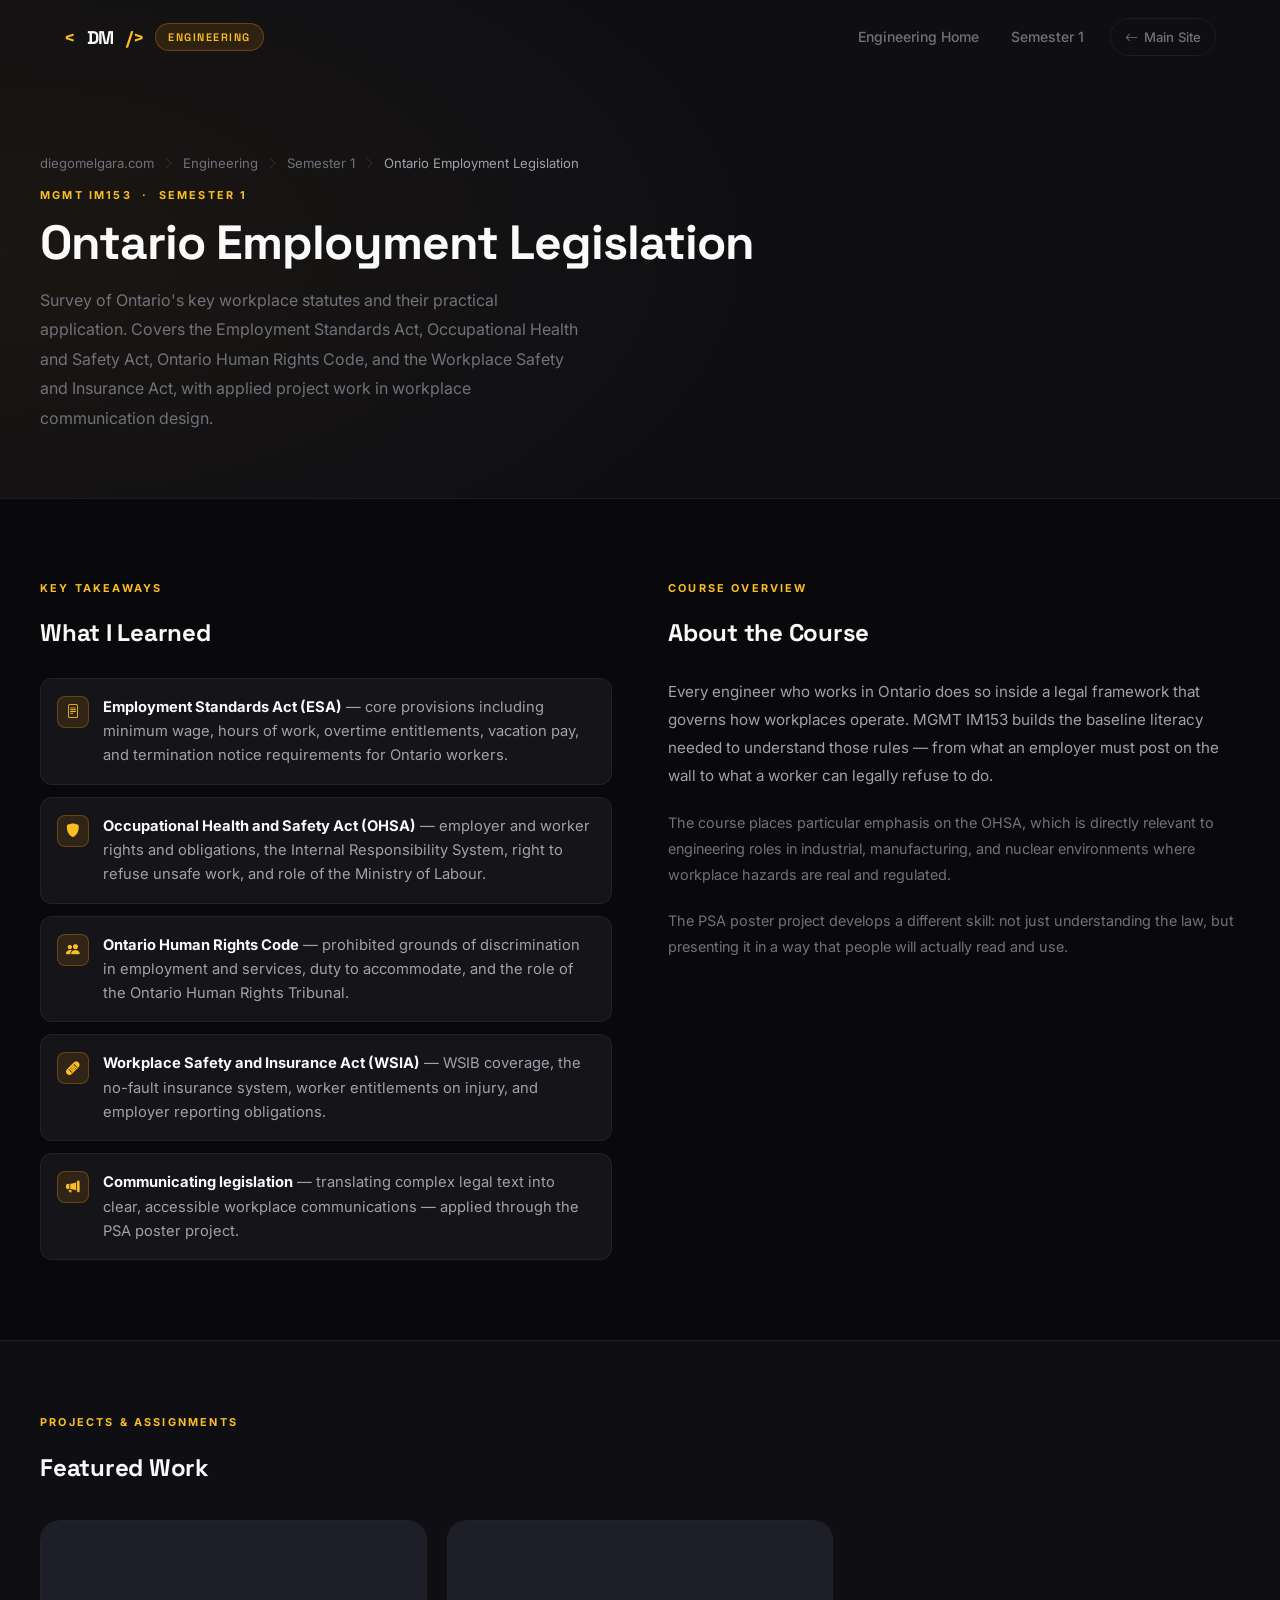
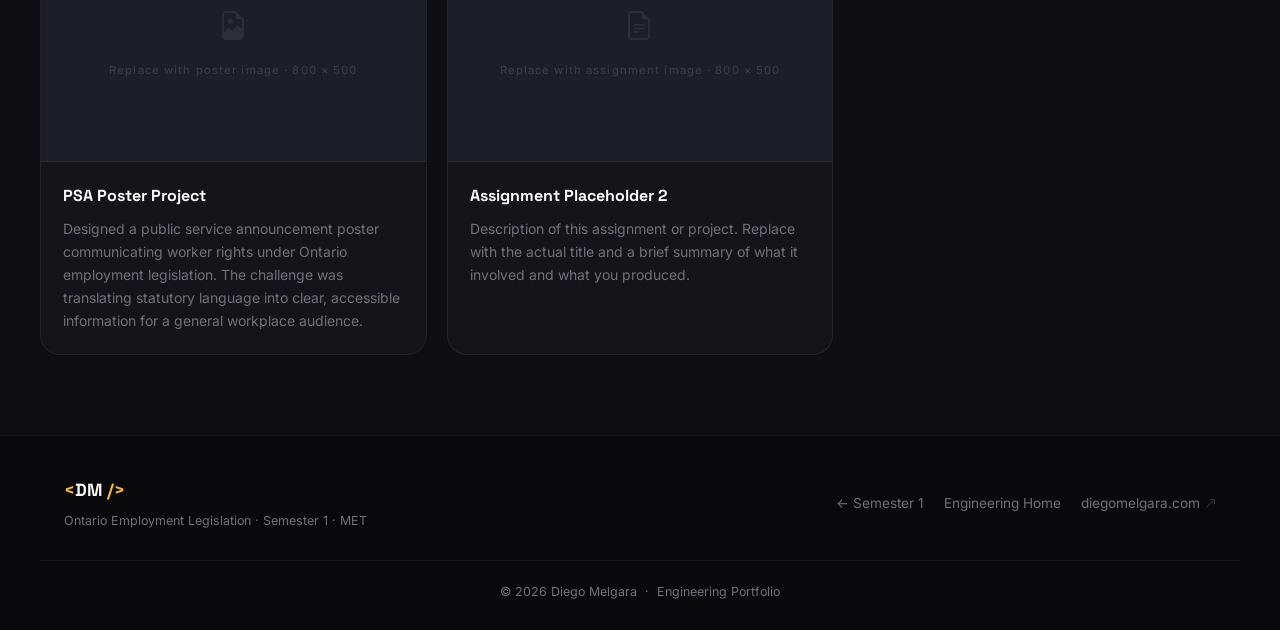
<file: engineering/semester-1/courses/mgmt-im153/index.html>
<!DOCTYPE html>
<html lang="en">
  <head>
    <meta charset="UTF-8" />
    <meta http-equiv="X-UA-Compatible" content="IE=edge" />
    <meta name="viewport" content="width=device-width, initial-scale=1.0" />
    <title>Ontario Employment Legislation — Semester 1 | Diego Melgara Engineering</title>
    <meta name="description" content="Ontario Employment Legislation (MGMT IM153) — ESA, OHSA, Human Rights Code, WSIA, PSA poster project. Semester 1, MET Program, Mohawk College." />
    <link rel="preconnect" href="https://fonts.googleapis.com" />
    <link rel="preconnect" href="https://fonts.gstatic.com" crossorigin />
    <link href="https://fonts.googleapis.com/css2?family=Inter:wght@300;400;500;600;700&family=Space+Grotesk:wght@500;600;700&display=swap" rel="stylesheet" />
    <link href="https://cdn.jsdelivr.net/npm/bootstrap-icons/font/bootstrap-icons.css" rel="stylesheet" />
    <link rel="stylesheet" href="../../../engineering.css" />
  </head>
  <body>

    <div class="cursor-glow" id="cursorGlow"></div>

    <!-- ═══════════════════════════════════════════
         NAVIGATION
    ═══════════════════════════════════════════ -->
    <nav id="engNav">
      <div class="nav-inner">
        <a class="nav-logo" href="../../../../index.html">
          <span class="logo-bracket">&lt;</span>DM<span class="logo-bracket"> /&gt;</span>
          <span class="nav-section-label">Engineering</span>
        </a>
        <button class="nav-toggle" id="engNavToggle" aria-label="Toggle navigation">
          <span></span><span></span><span></span>
        </button>
        <div class="nav-right" id="engNavRight">
          <a href="../../../index.html" class="nav-link">Engineering Home</a>
          <a href="../../index.html" class="nav-link">Semester 1</a>
          <a href="../../../../index.html" class="nav-link-main">
            <i class="bi bi-arrow-left"></i> Main Site
          </a>
        </div>
      </div>
    </nav>

    <!-- ═══════════════════════════════════════════
         COURSE HERO
    ═══════════════════════════════════════════ -->
    <div class="course-hero">
      <div class="course-hero-bg"></div>
      <div class="course-hero-inner">
        <div>
          <div class="breadcrumb animate-in" style="--delay: 0s">
            <a href="../../../../index.html">diegomelgara.com</a>
            <span class="breadcrumb-sep"><i class="bi bi-chevron-right"></i></span>
            <a href="../../../index.html">Engineering</a>
            <span class="breadcrumb-sep"><i class="bi bi-chevron-right"></i></span>
            <a href="../../index.html">Semester 1</a>
            <span class="breadcrumb-sep"><i class="bi bi-chevron-right"></i></span>
            <span class="breadcrumb-current">Ontario Employment Legislation</span>
          </div>

          <div class="course-hero-code animate-in" style="--delay: 0.05s">
            MGMT IM153 &nbsp;·&nbsp; Semester 1
          </div>

          <h1 class="course-hero-title animate-in" style="--delay: 0.1s">
            Ontario Employment Legislation
          </h1>

          <p class="course-hero-desc animate-in" style="--delay: 0.15s">
            Survey of Ontario's key workplace statutes and their practical
            application. Covers the Employment Standards Act, Occupational
            Health and Safety Act, Ontario Human Rights Code, and the Workplace
            Safety and Insurance Act, with applied project work in workplace
            communication design.
          </p>
        </div>

        <!-- Final grade badge — uncomment and fill in when ready
        <div class="grade-badge animate-in" style="--delay: 0.2s">
          <span class="grade-badge-label">Final Grade</span>
          <span class="grade-badge-value">A</span>
        </div>
        -->
      </div>
    </div>

    <!-- ═══════════════════════════════════════════
         WHAT I LEARNED + COURSE DESCRIPTION
    ═══════════════════════════════════════════ -->
    <div class="course-body">
      <div class="course-body-inner">

        <!-- Left: What I Learned -->
        <div data-reveal>
          <div class="course-section-label">Key Takeaways</div>
          <h2 class="course-section-title">What I Learned</h2>
          <div class="learned-list">

            <div class="learned-item">
              <div class="learned-item-icon"><i class="bi bi-file-text"></i></div>
              <p>
                <strong style="color: var(--text-primary);">Employment Standards Act (ESA)</strong> —
                core provisions including minimum wage, hours of work,
                overtime entitlements, vacation pay, and termination notice
                requirements for Ontario workers.
              </p>
            </div>

            <div class="learned-item">
              <div class="learned-item-icon"><i class="bi bi-shield-fill"></i></div>
              <p>
                <strong style="color: var(--text-primary);">Occupational Health and Safety Act (OHSA)</strong> —
                employer and worker rights and obligations, the Internal
                Responsibility System, right to refuse unsafe work, and
                role of the Ministry of Labour.
              </p>
            </div>

            <div class="learned-item">
              <div class="learned-item-icon"><i class="bi bi-people-fill"></i></div>
              <p>
                <strong style="color: var(--text-primary);">Ontario Human Rights Code</strong> —
                prohibited grounds of discrimination in employment and
                services, duty to accommodate, and the role of the Ontario
                Human Rights Tribunal.
              </p>
            </div>

            <div class="learned-item">
              <div class="learned-item-icon"><i class="bi bi-bandaid-fill"></i></div>
              <p>
                <strong style="color: var(--text-primary);">Workplace Safety and Insurance Act (WSIA)</strong> —
                WSIB coverage, the no-fault insurance system, worker
                entitlements on injury, and employer reporting obligations.
              </p>
            </div>

            <div class="learned-item">
              <div class="learned-item-icon"><i class="bi bi-megaphone-fill"></i></div>
              <p>
                <strong style="color: var(--text-primary);">Communicating legislation</strong> —
                translating complex legal text into clear, accessible workplace
                communications — applied through the PSA poster project.
              </p>
            </div>

          </div>
        </div>

        <!-- Right: Course overview -->
        <div data-reveal>
          <div class="course-section-label">Course Overview</div>
          <h2 class="course-section-title">About the Course</h2>
          <p style="color: var(--text-secondary); font-size: 0.95rem; line-height: 1.85; margin-bottom: 20px;">
            Every engineer who works in Ontario does so inside a legal
            framework that governs how workplaces operate. MGMT IM153 builds
            the baseline literacy needed to understand those rules — from
            what an employer must post on the wall to what a worker can legally
            refuse to do.
          </p>
          <p style="color: var(--text-muted); font-size: 0.9rem; line-height: 1.8; margin-bottom: 20px;">
            The course places particular emphasis on the OHSA, which is
            directly relevant to engineering roles in industrial, manufacturing,
            and nuclear environments where workplace hazards are real and
            regulated.
          </p>
          <p style="color: var(--text-muted); font-size: 0.9rem; line-height: 1.8;">
            The PSA poster project develops a different skill: not just
            understanding the law, but presenting it in a way that people
            will actually read and use.
          </p>
        </div>

      </div>
    </div>

    <!-- ═══════════════════════════════════════════
         FEATURED WORK
    ═══════════════════════════════════════════ -->
    <div class="featured-work">
      <div class="featured-work-inner">
        <div class="course-section-label">Projects & Assignments</div>
        <h2 class="course-section-title" style="margin-bottom: 32px;">Featured Work</h2>

        <div class="featured-work-grid">

          <div class="work-card" data-reveal>
            <div class="img-placeholder">
              <i class="bi bi-file-earmark-image"></i>
              <span>Replace with poster image · 800 × 500</span>
            </div>
            <div class="work-card-body">
              <h4>PSA Poster Project</h4>
              <p>
                Designed a public service announcement poster communicating
                worker rights under Ontario employment legislation. The challenge
                was translating statutory language into clear, accessible
                information for a general workplace audience.
              </p>
            </div>
          </div>

          <div class="work-card" data-reveal>
            <div class="img-placeholder">
              <i class="bi bi-file-earmark-text"></i>
              <span>Replace with assignment image · 800 × 500</span>
            </div>
            <div class="work-card-body">
              <h4>Assignment Placeholder 2</h4>
              <p>
                Description of this assignment or project. Replace with the
                actual title and a brief summary of what it involved and
                what you produced.
              </p>
            </div>
          </div>

        </div>
      </div>
    </div>

    <!-- ═══════════════════════════════════════════
         FOOTER
    ═══════════════════════════════════════════ -->
    <footer class="eng-footer">
      <div class="eng-footer-inner">
        <div class="eng-footer-brand">
          <a href="../../../../index.html" class="footer-logo">
            <span class="logo-bracket">&lt;</span>DM<span class="logo-bracket"> /&gt;</span>
          </a>
          <p class="eng-footer-tagline">Ontario Employment Legislation · Semester 1 · MET</p>
        </div>
        <nav class="eng-footer-links">
          <a href="../../index.html">← Semester 1</a>
          <a href="../../../index.html">Engineering Home</a>
          <a href="../../../../index.html">
            diegomelgara.com <i class="bi bi-arrow-up-right footer-link-external"></i>
          </a>
        </nav>
      </div>
      <div class="eng-footer-bottom">
        <p>&copy; 2026 Diego Melgara &nbsp;·&nbsp; Engineering Portfolio</p>
      </div>
    </footer>

    <script>
      const navToggle = document.getElementById('engNavToggle');
      const navRight = document.getElementById('engNavRight');
      navToggle.addEventListener('click', () => {
        navRight.classList.toggle('open');
        navToggle.classList.toggle('active');
      });
      document.querySelectorAll('.nav-link, .nav-link-main').forEach(link => {
        link.addEventListener('click', () => {
          navRight.classList.remove('open');
          navToggle.classList.remove('active');
        });
      });

      const engNav = document.getElementById('engNav');
      window.addEventListener('scroll', () => {
        engNav.classList.toggle('scrolled', window.scrollY > 50);
      });

      const revealObserver = new IntersectionObserver(entries => {
        entries.forEach(e => {
          if (e.isIntersecting) {
            e.target.classList.add('revealed');
            revealObserver.unobserve(e.target);
          }
        });
      }, { threshold: 0.1, rootMargin: '0px 0px -40px 0px' });
      document.querySelectorAll('[data-reveal]').forEach(el => revealObserver.observe(el));

      const cursorGlow = document.getElementById('cursorGlow');
      if (window.matchMedia('(pointer: fine)').matches) {
        document.addEventListener('mousemove', e => {
          cursorGlow.style.left = e.clientX + 'px';
          cursorGlow.style.top = e.clientY + 'px';
          cursorGlow.style.opacity = '1';
        });
      }
    </script>
  </body>
</html>
</file>
<file: style.css>
/* ═══════════════════════════════════════════════════════════
   style.css — Diego Melgara Portfolio — Premium Redesign
   ═══════════════════════════════════════════════════════════ */

/* ── Design Tokens ──────────────────────────────────────── */
:root {
  /* Core palette */
  --bg-primary:    #FFFFFF;
  --bg-secondary:  #F8FAFC;
  --bg-card:       #FFFFFF;
  --bg-card-hover: #F1F5F9;
  --bg-elevated:   #F8FAFC;

  /* Accent */
  --accent:        #7C3AED;
  --accent-light:  #7C3AED;
  --accent-glow:   rgba(124, 58, 237, 0.08);
  --accent-strong: rgba(124, 58, 237, 0.24);

  /* Secondary accent */
  --secondary:      #A855F7;
  --secondary-glow: rgba(168, 85, 247, 0.10);

  /* Text */
  --text-primary:  #0F172A;
  --text-secondary:#334155;
  --text-muted:    #64748B;

  /* Borders */
  --border:        rgba(15, 23, 42, 0.08);
  --border-hover:  rgba(15, 23, 42, 0.16);
  --border-accent: rgba(124, 58, 237, 0.25);

  /* Effects */
  --radius:        12px;
  --radius-lg:     20px;
  --radius-xl:     28px;
  --transition:    0.3s cubic-bezier(0.4, 0, 0.2, 1);
  --shadow:        0 4px 24px rgba(15, 23, 42, 0.06);
  --shadow-lg:     0 16px 48px rgba(15, 23, 42, 0.10);

  /* Gradients */
  --gradient-text:  linear-gradient(135deg, var(--accent), var(--secondary));
  --gradient-card:  linear-gradient(135deg, rgba(124,58,237,0.06), rgba(168,85,247,0.05));
}

/* ── Reset & Base ───────────────────────────────────────── */
*, *::before, *::after { box-sizing: border-box; margin: 0; padding: 0; }

html {
  scroll-behavior: smooth;
  scroll-padding-top: 80px;
}

body {
  font-family: 'Inter', -apple-system, BlinkMacSystemFont, sans-serif;
  font-size: 16px;
  line-height: 1.7;
  color: var(--text-secondary);
  background-color: var(--bg-primary);
  -webkit-font-smoothing: antialiased;
  -moz-osx-font-smoothing: grayscale;
  overflow-x: hidden;
}

img { max-width: 100%; display: block; }
a { text-decoration: none; color: inherit; }
ul { list-style: none; }

.container {
  max-width: 1200px;
  margin: 0 auto;
  padding: 0 24px;
}

section {
  padding: 120px 0;
  position: relative;
}

/* ── Cursor Glow ────────────────────────────────────────── */
.cursor-glow {
  position: fixed;
  width: 600px;
  height: 600px;
  border-radius: 50%;
  background: radial-gradient(circle, var(--accent-glow) 0%, transparent 70%);
  pointer-events: none;
  z-index: 0;
  transform: translate(-50%, -50%);
  opacity: 0;
  transition: opacity 0.3s ease;
}

/* ── Typography ─────────────────────────────────────────── */
.section-tag {
  display: inline-flex;
  align-items: center;
  font-size: 0.75rem;
  font-weight: 600;
  letter-spacing: 0.15em;
  text-transform: uppercase;
  color: var(--accent-light);
  background: var(--accent-glow);
  border: 1px solid var(--border-accent);
  padding: 6px 16px;
  border-radius: 100px;
  margin-bottom: 20px;
}

.section-title {
  font-family: 'Space Grotesk', sans-serif;
  font-size: clamp(2rem, 4vw, 3rem);
  font-weight: 700;
  color: var(--text-primary);
  line-height: 1.15;
  margin-bottom: 16px;
  letter-spacing: -0.02em;
}

.section-subtitle {
  font-size: 1.05rem;
  color: var(--text-muted);
  max-width: 560px;
  margin-bottom: 48px;
}

.section-header {
  text-align: center;
  margin-bottom: 16px;
}

.section-header .section-subtitle {
  margin: 0 auto 48px;
}

.gradient-text {
  background: var(--gradient-text);
  -webkit-background-clip: text;
  -webkit-text-fill-color: transparent;
  background-clip: text;
}

/* ── Buttons ────────────────────────────────────────────── */
.btn-primary {
  display: inline-flex;
  align-items: center;
  gap: 10px;
  padding: 14px 28px;
  background: var(--accent);
  color: white;
  font-family: 'Inter', sans-serif;
  font-size: 0.9rem;
  font-weight: 600;
  border-radius: 100px;
  border: none;
  cursor: pointer;
  transition: all var(--transition);
  position: relative;
  overflow: hidden;
}

.btn-primary::before {
  content: '';
  position: absolute;
  inset: 0;
  background: linear-gradient(135deg, rgba(255,255,255,0.15), transparent);
  opacity: 0;
  transition: opacity var(--transition);
}

.btn-primary:hover {
  transform: translateY(-2px);
  box-shadow: 0 8px 32px rgba(124, 58, 237, 0.28);
}

.btn-primary:hover::before {
  opacity: 1;
}

.btn-primary i {
  transition: transform var(--transition);
}

.btn-primary:hover i {
  transform: translateX(3px);
}

.btn-glass {
  display: inline-flex;
  align-items: center;
  gap: 10px;
  padding: 14px 28px;
  background: var(--bg-card);
  color: var(--text-primary);
  font-family: 'Inter', sans-serif;
  font-size: 0.9rem;
  font-weight: 500;
  border-radius: 100px;
  border: 1px solid var(--border-hover);
  cursor: pointer;
  transition: all var(--transition);
  box-shadow: var(--shadow);
}

.btn-glass:hover {
  background: var(--bg-card-hover);
  border-color: var(--text-muted);
  transform: translateY(-2px);
}

.btn-outline {
  display: inline-flex;
  align-items: center;
  gap: 10px;
  padding: 14px 28px;
  background: transparent;
  color: var(--accent-light);
  font-family: 'Inter', sans-serif;
  font-size: 0.9rem;
  font-weight: 600;
  border-radius: 100px;
  border: 1.5px solid var(--border-accent);
  cursor: pointer;
  transition: all var(--transition);
}

.btn-outline:hover {
  background: var(--accent-glow);
  border-color: var(--accent);
  transform: translateY(-2px);
}

.btn-full {
  width: 100%;
  justify-content: center;
}

/* ── Animations ─────────────────────────────────────────── */
.animate-in {
  opacity: 0;
  transform: translateY(28px);
  animation: fadeSlideUp 0.7s cubic-bezier(0.16, 1, 0.3, 1) forwards;
  animation-delay: var(--delay, 0s);
}

@keyframes fadeSlideUp {
  to {
    opacity: 1;
    transform: translateY(0);
  }
}

[data-reveal] {
  opacity: 0;
  transform: translateY(30px);
  transition: opacity 0.6s cubic-bezier(0.16, 1, 0.3, 1),
              transform 0.6s cubic-bezier(0.16, 1, 0.3, 1);
}

[data-reveal].revealed {
  opacity: 1;
  transform: translateY(0);
}

/* ═══════════════════════════════════════════════════════════
   NAVIGATION
   ═══════════════════════════════════════════════════════════ */
#mainNav {
  position: fixed;
  top: 0;
  left: 0;
  right: 0;
  z-index: 1000;
  padding: 20px 0;
  transition: all var(--transition);
}

#mainNav.scrolled {
  padding: 12px 0;
  background: rgba(255, 255, 255, 0.85);
  backdrop-filter: blur(20px);
  -webkit-backdrop-filter: blur(20px);
  border-bottom: 1px solid var(--border);
  box-shadow: var(--shadow);
}

.nav-inner {
  max-width: 1200px;
  margin: 0 auto;
  padding: 0 24px;
  display: flex;
  align-items: center;
  justify-content: space-between;
}

.nav-logo {
  font-family: 'Space Grotesk', sans-serif;
  font-size: 1.2rem;
  font-weight: 700;
  color: var(--text-primary);
  letter-spacing: -0.02em;
}

.logo-bracket {
  color: var(--accent-light);
}

.nav-links {
  display: flex;
  align-items: center;
  gap: 8px;
  list-style: none;
}

.nav-link {
  font-size: 0.875rem;
  font-weight: 500;
  color: var(--text-muted);
  padding: 8px 16px;
  border-radius: 100px;
  transition: all var(--transition);
}

.nav-link:hover {
  color: var(--text-primary);
  background: rgba(15, 23, 42, 0.05);
}

.nav-link.active {
  color: var(--accent);
  background: var(--accent-glow);
}

/* Mobile toggle */
.nav-toggle {
  display: none;
  flex-direction: column;
  gap: 5px;
  background: none;
  border: none;
  cursor: pointer;
  padding: 4px;
}

.nav-toggle span {
  display: block;
  width: 24px;
  height: 2px;
  background: var(--text-primary);
  border-radius: 2px;
  transition: all var(--transition);
}

.nav-toggle.active span:nth-child(1) {
  transform: rotate(45deg) translateY(5px) translateX(5px);
}
.nav-toggle.active span:nth-child(2) {
  opacity: 0;
}
.nav-toggle.active span:nth-child(3) {
  transform: rotate(-45deg) translateY(-5px) translateX(5px);
}

/* ═══════════════════════════════════════════════════════════
   HERO
   ═══════════════════════════════════════════════════════════ */
#home {
  min-height: 100vh;
  display: flex;
  align-items: center;
  justify-content: center;
  position: relative;
  overflow: hidden;
  padding: 120px 24px 80px;
}

.hero-noise {
  position: absolute;
  inset: 0;
  background-image: url("data:image/svg+xml,%3Csvg viewBox='0 0 256 256' xmlns='http://www.w3.org/2000/svg'%3E%3Cfilter id='n'%3E%3CfeTurbulence type='fractalNoise' baseFrequency='.85' numOctaves='4' stitchTiles='stitch'/%3E%3C/filter%3E%3Crect width='100%25' height='100%25' filter='url(%23n)' opacity='.03'/%3E%3C/svg%3E");
  pointer-events: none;
  z-index: 1;
}

.hero-grid-lines {
  position: absolute;
  inset: 0;
  background-image:
    linear-gradient(rgba(15,23,42,0.035) 1px, transparent 1px),
    linear-gradient(90deg, rgba(15,23,42,0.035) 1px, transparent 1px);
  background-size: 80px 80px;
  pointer-events: none;
  z-index: 1;
  mask-image: radial-gradient(ellipse 60% 60% at 50% 50%, black, transparent);
  -webkit-mask-image: radial-gradient(ellipse 60% 60% at 50% 50%, black, transparent);
}

.hero-gradient-orb {
  position: absolute;
  border-radius: 50%;
  filter: blur(80px);
  pointer-events: none;
  z-index: 0;
}

.hero-orb-1 {
  width: 500px;
  height: 500px;
  background: rgba(124, 58, 237, 0.10);
  top: 10%;
  left: 15%;
  animation: floatOrb 20s ease-in-out infinite;
}

.hero-orb-2 {
  width: 400px;
  height: 400px;
  background: rgba(168, 85, 247, 0.08);
  bottom: 10%;
  right: 10%;
  animation: floatOrb 25s ease-in-out infinite reverse;
}

.hero-orb-3 {
  width: 300px;
  height: 300px;
  background: rgba(124, 58, 237, 0.06);
  top: 50%;
  right: 30%;
  animation: floatOrb 18s ease-in-out infinite 5s;
}

@keyframes floatOrb {
  0%, 100% { transform: translate(0, 0) scale(1); }
  33%      { transform: translate(30px, -40px) scale(1.05); }
  66%      { transform: translate(-20px, 20px) scale(0.95); }
}

.hero-content {
  position: relative;
  z-index: 2;
  text-align: center;
  max-width: 800px;
}

.hero-badge {
  display: inline-flex;
  align-items: center;
  gap: 10px;
  font-size: 0.78rem;
  font-weight: 500;
  letter-spacing: 0.1em;
  text-transform: uppercase;
  color: var(--text-muted);
  background: var(--bg-secondary);
  border: 1px solid var(--border);
  padding: 8px 20px;
  border-radius: 100px;
  margin-bottom: 40px;
}

.status-dot {
  width: 8px;
  height: 8px;
  border-radius: 50%;
  background: #4ade80;
  box-shadow: 0 0 12px rgba(74, 222, 128, 0.5);
  animation: pulse 2s ease-in-out infinite;
}

@keyframes pulse {
  0%, 100% { box-shadow: 0 0 8px rgba(74, 222, 128, 0.3); }
  50%      { box-shadow: 0 0 20px rgba(74, 222, 128, 0.6); }
}

.hero-name {
  font-family: 'Space Grotesk', sans-serif;
  font-size: clamp(3.5rem, 10vw, 7.5rem);
  font-weight: 700;
  line-height: 0.95;
  letter-spacing: -0.04em;
  margin-bottom: 24px;
}

.hero-name-line {
  display: block;
  color: var(--text-primary);
}

.hero-name-outline {
  background: var(--gradient-text);
  -webkit-background-clip: text;
  -webkit-text-fill-color: transparent;
  background-clip: text;
}

.hero-role {
  display: flex;
  align-items: center;
  justify-content: center;
  gap: 16px;
  flex-wrap: wrap;
  margin-bottom: 28px;
}

.role-tag {
  font-size: 0.9rem;
  font-weight: 500;
  color: var(--text-muted);
}

.role-divider {
  width: 4px;
  height: 4px;
  border-radius: 50%;
  background: var(--accent-light);
  opacity: 0.5;
}

.hero-statement {
  font-size: clamp(1rem, 1.4vw, 1.1rem);
  color: var(--text-muted);
  max-width: 560px;
  margin: 0 auto 36px;
  line-height: 1.8;
}

.hero-ctas {
  display: flex;
  align-items: center;
  justify-content: center;
  gap: 16px;
  margin-bottom: 60px;
  flex-wrap: wrap;
}

.hero-stats {
  display: flex;
  align-items: center;
  justify-content: center;
  gap: 32px;
  flex-wrap: wrap;
}

.stat {
  display: flex;
  flex-direction: column;
  align-items: center;
  gap: 4px;
}

.stat-number {
  font-family: 'Space Grotesk', sans-serif;
  font-size: 1.5rem;
  font-weight: 700;
  color: var(--text-primary);
}

.stat-label {
  font-size: 0.78rem;
  color: var(--text-muted);
  letter-spacing: 0.04em;
}

.stat-line {
  width: 1px;
  height: 40px;
  background: var(--border);
}

/* Scroll indicator */
.scroll-indicator {
  position: absolute;
  bottom: 32px;
  left: 50%;
  transform: translateX(-50%);
  display: flex;
  flex-direction: column;
  align-items: center;
  gap: 8px;
  z-index: 2;
}

.scroll-line {
  width: 1px;
  height: 48px;
  background: linear-gradient(to bottom, var(--accent-light), transparent);
  animation: scrollPulse 2s ease-in-out infinite;
}

@keyframes scrollPulse {
  0%, 100% { opacity: 0.3; }
  50%      { opacity: 1; }
}

.scroll-indicator span {
  font-size: 0.65rem;
  letter-spacing: 0.2em;
  text-transform: uppercase;
  color: var(--text-muted);
}

/* ═══════════════════════════════════════════════════════════
   ABOUT ME
   ═══════════════════════════════════════════════════════════ */
#about {
  background: var(--bg-secondary);
  border-top: 1px solid var(--border);
}

.about-layout {
  display: grid;
  grid-template-columns: 300px 1fr;
  gap: 80px;
  align-items: start;
}

.about-visual {
  position: sticky;
  top: 120px;
}

.about-photo-container {
  position: relative;
  margin-bottom: 24px;
}

.about-photo-frame {
  width: 260px;
  height: 320px;
  border-radius: var(--radius-xl);
  overflow: hidden;
  border: 2px solid var(--border);
  position: relative;
}

.about-photo {
  width: 100%;
  height: 100%;
  object-fit: cover;
}

.about-photo-decoration {
  position: absolute;
  top: 12px;
  left: 12px;
  right: -12px;
  bottom: -12px;
  border: 1px solid var(--border-accent);
  border-radius: var(--radius-xl);
  z-index: -1;
}

.about-badge {
  position: absolute;
  bottom: -12px;
  right: -12px;
  background: var(--accent);
  color: white;
  font-size: 0.72rem;
  font-weight: 600;
  padding: 8px 16px;
  border-radius: 100px;
  white-space: nowrap;
  display: flex;
  align-items: center;
  gap: 6px;
  box-shadow: 0 4px 16px rgba(124, 58, 237, 0.28);
}

.about-socials {
  display: flex;
  gap: 12px;
}

.social-link {
  display: inline-flex;
  align-items: center;
  justify-content: center;
  width: 44px;
  height: 44px;
  border-radius: 12px;
  background: var(--bg-card);
  border: 1px solid var(--border);
  color: var(--text-muted);
  font-size: 1.1rem;
  transition: all var(--transition);
}

.social-link:hover {
  background: var(--accent);
  border-color: var(--accent);
  color: white;
  transform: translateY(-2px);
}

.about-text .section-title {
  margin-bottom: 28px;
}

.about-paragraphs p {
  color: var(--text-secondary);
  margin-bottom: 16px;
  font-size: 1rem;
  line-height: 1.8;
}

.about-paragraphs strong {
  color: var(--text-primary);
  font-weight: 600;
}

.about-actions {
  display: flex;
  gap: 16px;
  margin-top: 32px;
  flex-wrap: wrap;
}

/* ═══════════════════════════════════════════════════════════
   TECHNICAL SKILLS
   ═══════════════════════════════════════════════════════════ */
#skills {
  background: var(--bg-primary);
  border-top: 1px solid var(--border);
}

.skills-grid {
  display: grid;
  grid-template-columns: repeat(3, 1fr);
  gap: 16px;
}

.skill-card {
  position: relative;
  background: var(--bg-card);
  border: 1px solid var(--border);
  border-radius: var(--radius-lg);
  padding: 32px;
  transition: all var(--transition);
  overflow: hidden;
}

.skill-card::before {
  content: '';
  position: absolute;
  inset: 0;
  background: var(--gradient-card);
  opacity: 0;
  transition: opacity var(--transition);
}

.skill-card:hover {
  border-color: var(--border-hover);
  transform: translateY(-4px);
}

.skill-card:hover::before {
  opacity: 1;
}

.skill-card-glow {
  position: absolute;
  width: 200px;
  height: 200px;
  border-radius: 50%;
  background: radial-gradient(circle, var(--accent-glow), transparent 70%);
  top: var(--mouse-y, 50%);
  left: var(--mouse-x, 50%);
  transform: translate(-50%, -50%);
  pointer-events: none;
  opacity: 0;
  transition: opacity 0.3s;
}

.skill-card:hover .skill-card-glow {
  opacity: 1;
}

.skill-icon {
  position: relative;
  width: 48px;
  height: 48px;
  border-radius: 14px;
  background: var(--accent-glow);
  border: 1px solid var(--border-accent);
  display: flex;
  align-items: center;
  justify-content: center;
  font-size: 1.2rem;
  color: var(--accent-light);
  margin-bottom: 20px;
}

.skill-card h4 {
  position: relative;
  font-family: 'Space Grotesk', sans-serif;
  font-size: 1rem;
  font-weight: 600;
  color: var(--text-primary);
  margin-bottom: 16px;
}

.skill-card ul {
  position: relative;
}

.skill-card li {
  font-size: 0.88rem;
  color: var(--text-muted);
  padding: 5px 0 5px 18px;
  position: relative;
}

.skill-card li::before {
  content: '';
  position: absolute;
  left: 0;
  top: 50%;
  width: 5px;
  height: 5px;
  border-radius: 50%;
  background: var(--accent);
  opacity: 0.6;
}

/* ═══════════════════════════════════════════════════════════
   PROJECTS
   ═══════════════════════════════════════════════════════════ */
#projects {
  background: var(--bg-secondary);
  border-top: 1px solid var(--border);
}

.projects-list {
  display: flex;
  flex-direction: column;
  gap: 80px;
}

.project-card {
  display: grid;
  grid-template-columns: 1fr 1fr;
  gap: 48px;
  align-items: center;
}

.project-card-reverse {
  direction: rtl;
}

.project-card-reverse > * {
  direction: ltr;
}

.project-image {
  position: relative;
  border-radius: var(--radius-xl);
  overflow: hidden;
  border: 1px solid var(--border);
  aspect-ratio: 16 / 11;
  box-shadow: var(--shadow);
}

.project-image img {
  width: 100%;
  height: 100%;
  object-fit: cover;
  transition: transform 0.5s cubic-bezier(0.16, 1, 0.3, 1);
}

.project-card:hover .project-image img {
  transform: scale(1.04);
}

.project-placeholder {
  background: linear-gradient(135deg, rgba(124,58,237,0.07), rgba(168,85,247,0.10));
}

.placeholder-content {
  position: absolute;
  inset: 0;
  display: flex;
  align-items: center;
  justify-content: center;
  font-size: 4rem;
  color: rgba(124, 58, 237, 0.30);
}

/* TwoStop project placeholder */
.project-placeholder-twostop {
  background: linear-gradient(135deg, rgba(124,58,237,0.14) 0%, rgba(168,85,247,0.12) 50%, rgba(124,58,237,0.08) 100%);
}

.twostop-icon-wrap {
  flex-direction: column;
  gap: 16px;
  color: rgba(124, 58, 237, 0.45);
  font-size: 3rem;
}

.twostop-badge-row {
  display: flex;
  gap: 12px;
}

.twostop-badge {
  display: inline-flex;
  align-items: center;
  justify-content: center;
  width: 36px;
  height: 36px;
  border-radius: 10px;
  background: rgba(255, 255, 255, 0.7);
  border: 1px solid rgba(124, 58, 237, 0.18);
  font-size: 0.95rem;
  color: rgba(124, 58, 237, 0.55);
}

.project-image-overlay {
  position: absolute;
  inset: 0;
  background: rgba(15, 23, 42, 0.72);
  backdrop-filter: blur(4px);
  display: flex;
  align-items: center;
  justify-content: center;
  opacity: 0;
  transition: opacity var(--transition);
}

.project-card:hover .project-image-overlay {
  opacity: 1;
}

.project-link-btn {
  display: inline-flex;
  align-items: center;
  gap: 8px;
  padding: 10px 24px;
  background: rgba(255, 255, 255, 0.1);
  backdrop-filter: blur(10px);
  color: white;
  font-size: 0.85rem;
  font-weight: 500;
  border-radius: 100px;
  border: 1px solid rgba(255, 255, 255, 0.2);
  transition: all var(--transition);
}

.project-link-btn:hover {
  background: rgba(255, 255, 255, 0.2);
}

.project-number {
  font-family: 'Space Grotesk', sans-serif;
  font-size: 0.85rem;
  font-weight: 600;
  color: var(--accent-light);
  opacity: 0.5;
  margin-bottom: 12px;
}

.project-tags {
  display: flex;
  flex-wrap: wrap;
  gap: 8px;
  margin-bottom: 16px;
}

.project-tags span {
  font-size: 0.72rem;
  font-weight: 500;
  color: var(--accent-light);
  background: var(--accent-glow);
  border: 1px solid rgba(124, 58, 237, 0.15);
  padding: 4px 12px;
  border-radius: 100px;
}

.project-info h3 {
  font-family: 'Space Grotesk', sans-serif;
  font-size: 1.4rem;
  font-weight: 700;
  color: var(--text-primary);
  margin-bottom: 16px;
  letter-spacing: -0.01em;
}

.project-info p {
  font-size: 0.92rem;
  color: var(--text-muted);
  line-height: 1.8;
  margin-bottom: 12px;
}

.project-cta {
  display: inline-flex;
  align-items: center;
  gap: 8px;
  font-size: 0.9rem;
  font-weight: 600;
  color: var(--accent-light);
  margin-top: 8px;
  transition: all var(--transition);
}

.project-cta:hover {
  color: var(--text-primary);
  gap: 12px;
}

.project-cta i {
  font-size: 0.85rem;
  transition: transform var(--transition);
}

.project-cta:hover i {
  transform: translate(2px, -2px);
}

/* ═══════════════════════════════════════════════════════════
   EDUCATION
   ═══════════════════════════════════════════════════════════ */
#education {
  background: var(--bg-primary);
  border-top: 1px solid var(--border);
}

.edu-timeline {
  display: grid;
  grid-template-columns: repeat(2, 1fr);
  gap: 24px;
}

.edu-card {
  position: relative;
  background: var(--bg-card);
  border: 1px solid var(--border);
  border-radius: var(--radius-lg);
  padding: 36px;
  transition: all var(--transition);
  overflow: hidden;
}

.edu-card:hover {
  border-color: var(--border-hover);
  transform: translateY(-4px);
  box-shadow: var(--shadow);
}

.edu-card-accent {
  position: absolute;
  top: 0;
  left: 0;
  right: 0;
  height: 3px;
  background: var(--gradient-text);
}

.edu-accent-azure {
  background: linear-gradient(90deg, #0078d4, #00bcf2);
}

.edu-header {
  display: flex;
  gap: 16px;
  margin-bottom: 20px;
}

.edu-icon {
  flex-shrink: 0;
  width: 52px;
  height: 52px;
  border-radius: 14px;
  background: linear-gradient(135deg, var(--accent), var(--accent-light));
  display: flex;
  align-items: center;
  justify-content: center;
  font-size: 1.3rem;
  color: white;
}

.edu-icon-azure {
  background: linear-gradient(135deg, #0078d4, #00bcf2);
}

.edu-type {
  display: inline-block;
  font-size: 0.7rem;
  font-weight: 600;
  letter-spacing: 0.1em;
  text-transform: uppercase;
  color: var(--accent-light);
  margin-bottom: 4px;
}

.edu-type-azure {
  color: #00bcf2;
}

.edu-header h4 {
  font-family: 'Space Grotesk', sans-serif;
  font-size: 1.1rem;
  font-weight: 700;
  color: var(--text-primary);
  margin-bottom: 4px;
}

.edu-meta {
  font-size: 0.85rem;
  color: var(--text-muted);
}

.edu-divider {
  height: 1px;
  background: var(--border);
  margin: 20px 0;
}

.edu-coursework-title {
  font-size: 0.72rem;
  font-weight: 600;
  letter-spacing: 0.12em;
  text-transform: uppercase;
  color: var(--text-muted);
  margin-bottom: 12px;
}

.edu-tags {
  display: flex;
  flex-wrap: wrap;
  gap: 8px;
}

.edu-tags span {
  font-size: 0.78rem;
  color: var(--text-secondary);
  background: var(--bg-elevated);
  border: 1px solid var(--border);
  padding: 5px 14px;
  border-radius: 100px;
  transition: all var(--transition);
}

.edu-tags span:hover {
  border-color: var(--border-hover);
  background: var(--bg-card-hover);
}

/* ═══════════════════════════════════════════════════════════
   CONTACT
   ═══════════════════════════════════════════════════════════ */
#contact {
  background: var(--bg-secondary);
  border-top: 1px solid var(--border);
}

.contact-layout {
  display: grid;
  grid-template-columns: 1fr 1fr;
  gap: 80px;
  align-items: start;
}

.contact-description {
  font-size: 1rem;
  color: var(--text-muted);
  line-height: 1.8;
  margin-bottom: 32px;
}

.contact-links {
  display: flex;
  flex-direction: column;
  gap: 12px;
}

.contact-link-item {
  display: flex;
  align-items: center;
  gap: 16px;
  padding: 16px 20px;
  background: var(--bg-card);
  border: 1px solid var(--border);
  border-radius: var(--radius);
  transition: all var(--transition);
}

.contact-link-item:hover {
  border-color: var(--border-hover);
  background: var(--bg-card-hover);
  transform: translateX(4px);
}

.contact-link-icon {
  width: 40px;
  height: 40px;
  border-radius: 10px;
  background: var(--accent-glow);
  display: flex;
  align-items: center;
  justify-content: center;
  color: var(--accent-light);
  font-size: 1rem;
}

.contact-link-label {
  display: block;
  font-size: 0.72rem;
  color: var(--text-muted);
  text-transform: uppercase;
  letter-spacing: 0.08em;
}

.contact-link-value {
  display: block;
  font-size: 0.95rem;
  color: var(--text-primary);
  font-weight: 500;
}

.contact-link-item > i {
  margin-left: auto;
  color: var(--text-muted);
  font-size: 0.85rem;
  transition: all var(--transition);
}

.contact-link-item:hover > i {
  color: var(--accent-light);
  transform: translate(2px, -2px);
}

.contact-form-wrap {
  background: var(--bg-card);
  border: 1px solid var(--border);
  border-radius: var(--radius-xl);
  padding: 40px;
}

.form-group {
  margin-bottom: 20px;
}

.form-group label {
  display: block;
  font-size: 0.82rem;
  font-weight: 600;
  color: var(--text-secondary);
  margin-bottom: 8px;
}

.form-group input,
.form-group textarea {
  width: 100%;
  padding: 14px 18px;
  background: var(--bg-elevated);
  border: 1px solid var(--border);
  border-radius: var(--radius);
  color: var(--text-primary);
  font-family: 'Inter', sans-serif;
  font-size: 0.95rem;
  transition: all var(--transition);
  outline: none;
}

.form-group input::placeholder,
.form-group textarea::placeholder {
  color: var(--text-muted);
}

.form-group input:focus,
.form-group textarea:focus {
  border-color: var(--accent);
  box-shadow: 0 0 0 3px var(--accent-glow);
  background: var(--bg-card);
}

.form-group textarea {
  resize: vertical;
  min-height: 120px;
}

/* ═══════════════════════════════════════════════════════════
   FOOTER
   ═══════════════════════════════════════════════════════════ */
footer {
  background: var(--bg-primary);
  border-top: 1px solid var(--border);
  padding: 48px 0 32px;
}

.footer-inner {
  display: flex;
  align-items: center;
  justify-content: space-between;
  flex-wrap: wrap;
  gap: 24px;
  padding-bottom: 32px;
  border-bottom: 1px solid var(--border);
}

.footer-brand .nav-logo {
  font-family: 'Space Grotesk', sans-serif;
  font-size: 1.2rem;
  font-weight: 700;
  color: var(--text-primary);
}

.footer-tagline {
  font-size: 0.82rem;
  color: var(--text-muted);
  margin-top: 4px;
}

.footer-links {
  display: flex;
  gap: 24px;
  flex-wrap: wrap;
}

.footer-links a {
  font-size: 0.875rem;
  color: var(--text-muted);
  transition: color var(--transition);
}

.footer-links a:hover {
  color: var(--text-primary);
}

.footer-social {
  display: flex;
  gap: 12px;
}

.footer-social a {
  display: inline-flex;
  align-items: center;
  justify-content: center;
  width: 40px;
  height: 40px;
  border-radius: 10px;
  border: 1px solid var(--border);
  color: var(--text-muted);
  font-size: 1rem;
  transition: all var(--transition);
}

.footer-social a:hover {
  border-color: var(--accent);
  background: var(--accent-glow);
  color: var(--accent-light);
}

.footer-bottom {
  padding-top: 24px;
  text-align: center;
}

.footer-bottom p {
  font-size: 0.8rem;
  color: var(--text-muted);
}

/* ═══════════════════════════════════════════════════════════
   RESPONSIVE
   ═══════════════════════════════════════════════════════════ */
@media (max-width: 1024px) {
  .about-layout {
    grid-template-columns: 1fr;
    gap: 48px;
    text-align: center;
  }

  .about-visual {
    position: static;
    display: flex;
    flex-direction: column;
    align-items: center;
  }

  .about-socials {
    justify-content: center;
  }

  .about-text { text-align: left; }

  .skills-grid {
    grid-template-columns: repeat(2, 1fr);
  }

  .project-card,
  .project-card-reverse {
    grid-template-columns: 1fr;
    gap: 32px;
    direction: ltr;
  }

  .edu-timeline {
    grid-template-columns: 1fr;
  }

  .contact-layout {
    grid-template-columns: 1fr;
    gap: 48px;
  }
}

@media (max-width: 768px) {
  section {
    padding: 80px 0;
  }

  .nav-toggle {
    display: flex;
  }

  .nav-links {
    position: fixed;
    top: 0;
    left: 0;
    right: 0;
    bottom: 0;
    background: rgba(255, 255, 255, 0.98);
    backdrop-filter: blur(20px);
    -webkit-backdrop-filter: blur(20px);
    flex-direction: column;
    justify-content: center;
    align-items: center;
    gap: 8px;
    opacity: 0;
    visibility: hidden;
    transition: all var(--transition);
    z-index: 999;
  }

  .nav-links.open {
    opacity: 1;
    visibility: visible;
  }

  .nav-links .nav-link {
    font-size: 1.2rem;
    padding: 12px 32px;
  }

  .nav-toggle {
    z-index: 1001;
  }

  .skills-grid {
    grid-template-columns: 1fr;
  }

  .hero-stats {
    gap: 20px;
  }

  .stat-line {
    height: 24px;
  }

  .footer-inner {
    flex-direction: column;
    text-align: center;
  }

  .footer-links {
    justify-content: center;
  }

  .footer-social {
    justify-content: center;
  }
}

@media (max-width: 480px) {
  .hero-ctas {
    flex-direction: column;
    align-items: center;
  }

  .hero-ctas .btn-primary,
  .hero-ctas .btn-glass {
    width: 100%;
    justify-content: center;
  }

  .about-actions {
    flex-direction: column;
  }

  .about-actions .btn-primary,
  .about-actions .btn-outline {
    width: 100%;
    justify-content: center;
    text-align: center;
  }

  .hero-stats {
    flex-direction: column;
    gap: 16px;
  }

  .stat-line {
    width: 40px;
    height: 1px;
  }

  .contact-form-wrap {
    padding: 24px;
  }
}
</file>
<file: engineering/engineering.css>
/* ═══════════════════════════════════════════════════════════
   engineering.css — Diego Melgara Engineering Portfolio
   Shared stylesheet for all pages under /engineering/
   ═══════════════════════════════════════════════════════════ */

/* ── Design Tokens ──────────────────────────────────────── */
:root {
  /* Core palette — matches main site */
  --bg-primary:    #09090b;
  --bg-secondary:  #0f0f13;
  --bg-card:       #141419;
  --bg-card-hover: #1a1a22;
  --bg-elevated:   #1e1e28;

  /* Engineering accent — amber (vs. indigo on main site) */
  --accent:        #f59e0b;
  --accent-light:  #fbbf24;
  --accent-glow:   rgba(245, 158, 11, 0.12);
  --accent-strong: rgba(245, 158, 11, 0.28);

  /* Secondary — teal kept from main site */
  --teal:          #2dd4bf;
  --teal-glow:     rgba(45, 212, 191, 0.12);

  /* Text */
  --text-primary:  #fafafa;
  --text-secondary:#a1a1aa;
  --text-muted:    #71717a;

  /* Borders */
  --border:        rgba(255, 255, 255, 0.06);
  --border-hover:  rgba(255, 255, 255, 0.12);
  --border-accent: rgba(245, 158, 11, 0.28);

  /* Effects */
  --radius:        12px;
  --radius-lg:     20px;
  --radius-xl:     28px;
  --transition:    0.3s cubic-bezier(0.4, 0, 0.2, 1);
  --shadow:        0 4px 24px rgba(0, 0, 0, 0.4);
  --shadow-lg:     0 12px 48px rgba(0, 0, 0, 0.5);

  /* Gradients */
  --gradient-text: linear-gradient(135deg, var(--accent-light), var(--teal));
  --gradient-card: linear-gradient(135deg, rgba(245,158,11,0.07), rgba(45,212,191,0.04));
}

/* ── Reset & Base ───────────────────────────────────────── */
*, *::before, *::after { box-sizing: border-box; margin: 0; padding: 0; }

html {
  scroll-behavior: smooth;
  scroll-padding-top: 80px;
}

body {
  font-family: 'Inter', -apple-system, BlinkMacSystemFont, sans-serif;
  font-size: 16px;
  line-height: 1.7;
  color: var(--text-secondary);
  background-color: var(--bg-primary);
  -webkit-font-smoothing: antialiased;
  -moz-osx-font-smoothing: grayscale;
  overflow-x: hidden;
}

img { max-width: 100%; display: block; }
a { text-decoration: none; color: inherit; }
ul { list-style: none; }

.container {
  max-width: 1200px;
  margin: 0 auto;
  padding: 0 24px;
}

section { padding: 100px 0; position: relative; }

/* ── Cursor Glow ────────────────────────────────────────── */
.cursor-glow {
  position: fixed;
  width: 600px;
  height: 600px;
  border-radius: 50%;
  background: radial-gradient(circle, var(--accent-glow) 0%, transparent 70%);
  pointer-events: none;
  z-index: 0;
  transform: translate(-50%, -50%);
  opacity: 0;
  transition: opacity 0.3s ease;
}

/* ── Typography ─────────────────────────────────────────── */
.section-tag {
  display: inline-flex;
  align-items: center;
  font-size: 0.75rem;
  font-weight: 600;
  letter-spacing: 0.15em;
  text-transform: uppercase;
  color: var(--accent-light);
  background: var(--accent-glow);
  border: 1px solid var(--border-accent);
  padding: 6px 16px;
  border-radius: 100px;
  margin-bottom: 20px;
}

.section-title {
  font-family: 'Space Grotesk', sans-serif;
  font-size: clamp(2rem, 4vw, 3rem);
  font-weight: 700;
  color: var(--text-primary);
  line-height: 1.15;
  margin-bottom: 16px;
  letter-spacing: -0.02em;
}

.section-subtitle {
  font-size: 1.05rem;
  color: var(--text-muted);
  max-width: 560px;
  margin-bottom: 48px;
}

.section-header { text-align: center; margin-bottom: 16px; }
.section-header .section-subtitle { margin: 0 auto 48px; }

.gradient-text {
  background: var(--gradient-text);
  -webkit-background-clip: text;
  -webkit-text-fill-color: transparent;
  background-clip: text;
}

/* ── Buttons ────────────────────────────────────────────── */
.btn-primary {
  display: inline-flex;
  align-items: center;
  gap: 10px;
  padding: 14px 28px;
  background: var(--accent);
  color: #09090b;
  font-family: 'Inter', sans-serif;
  font-size: 0.9rem;
  font-weight: 700;
  border-radius: 100px;
  border: none;
  cursor: pointer;
  transition: all var(--transition);
}

.btn-primary:hover {
  transform: translateY(-2px);
  box-shadow: 0 8px 32px rgba(245, 158, 11, 0.35);
}

.btn-outline {
  display: inline-flex;
  align-items: center;
  gap: 10px;
  padding: 14px 28px;
  background: transparent;
  color: var(--accent-light);
  font-family: 'Inter', sans-serif;
  font-size: 0.9rem;
  font-weight: 600;
  border-radius: 100px;
  border: 1.5px solid var(--border-accent);
  cursor: pointer;
  transition: all var(--transition);
}

.btn-outline:hover {
  background: var(--accent-glow);
  border-color: var(--accent);
  transform: translateY(-2px);
}

.btn-ghost {
  display: inline-flex;
  align-items: center;
  gap: 8px;
  padding: 10px 20px;
  background: var(--bg-card);
  color: var(--text-muted);
  font-family: 'Inter', sans-serif;
  font-size: 0.85rem;
  font-weight: 500;
  border-radius: 100px;
  border: 1px solid var(--border);
  cursor: pointer;
  transition: all var(--transition);
}

.btn-ghost:hover {
  background: var(--bg-card-hover);
  border-color: var(--border-hover);
  color: var(--text-primary);
}

/* ── Animations ─────────────────────────────────────────── */
.animate-in {
  opacity: 0;
  transform: translateY(24px);
  animation: fadeSlideUp 0.7s cubic-bezier(0.16, 1, 0.3, 1) forwards;
  animation-delay: var(--delay, 0s);
}

@keyframes fadeSlideUp {
  to { opacity: 1; transform: translateY(0); }
}

[data-reveal] {
  opacity: 0;
  transform: translateY(28px);
  transition: opacity 0.6s cubic-bezier(0.16, 1, 0.3, 1),
              transform 0.6s cubic-bezier(0.16, 1, 0.3, 1);
}

[data-reveal].revealed { opacity: 1; transform: translateY(0); }

/* ═══════════════════════════════════════════════════════════
   NAVIGATION
   ═══════════════════════════════════════════════════════════ */
#engNav {
  position: fixed;
  top: 0; left: 0; right: 0;
  z-index: 1000;
  padding: 18px 0;
  transition: all var(--transition);
}

#engNav.scrolled {
  padding: 12px 0;
  background: rgba(9, 9, 11, 0.88);
  backdrop-filter: blur(20px);
  -webkit-backdrop-filter: blur(20px);
  border-bottom: 1px solid var(--border);
}

.nav-inner {
  max-width: 1200px;
  margin: 0 auto;
  padding: 0 24px;
  display: flex;
  align-items: center;
  justify-content: space-between;
}

.nav-logo {
  font-family: 'Space Grotesk', sans-serif;
  font-size: 1.15rem;
  font-weight: 700;
  color: var(--text-primary);
  letter-spacing: -0.02em;
  display: flex;
  align-items: center;
  gap: 12px;
}

.logo-bracket { color: var(--accent-light); }

.nav-section-label {
  font-size: 0.68rem;
  font-weight: 600;
  letter-spacing: 0.14em;
  text-transform: uppercase;
  color: var(--accent-light);
  background: var(--accent-glow);
  border: 1px solid var(--border-accent);
  padding: 4px 12px;
  border-radius: 100px;
}

.nav-right {
  display: flex;
  align-items: center;
  gap: 4px;
}

.nav-link {
  font-size: 0.875rem;
  font-weight: 500;
  color: var(--text-muted);
  padding: 7px 14px;
  border-radius: 100px;
  transition: all var(--transition);
}

.nav-link:hover {
  color: var(--text-primary);
  background: rgba(255, 255, 255, 0.05);
}

.nav-link.active {
  color: var(--text-primary);
  background: rgba(255, 255, 255, 0.08);
}

.nav-link-main {
  display: inline-flex;
  align-items: center;
  gap: 6px;
  font-size: 0.82rem;
  font-weight: 500;
  color: var(--text-muted);
  padding: 7px 14px;
  border-radius: 100px;
  border: 1px solid var(--border);
  transition: all var(--transition);
  margin-left: 8px;
}

.nav-link-main:hover {
  color: var(--text-primary);
  border-color: var(--border-hover);
  background: rgba(255, 255, 255, 0.04);
}

.nav-toggle {
  display: none;
  flex-direction: column;
  gap: 5px;
  background: none;
  border: none;
  cursor: pointer;
  padding: 4px;
}

.nav-toggle span {
  display: block;
  width: 24px;
  height: 2px;
  background: var(--text-primary);
  border-radius: 2px;
  transition: all var(--transition);
}

.nav-toggle.active span:nth-child(1) { transform: rotate(45deg) translateY(5px) translateX(5px); }
.nav-toggle.active span:nth-child(2) { opacity: 0; }
.nav-toggle.active span:nth-child(3) { transform: rotate(-45deg) translateY(-5px) translateX(5px); }

/* ── Breadcrumb ─────────────────────────────────────────── */
.breadcrumb {
  display: flex;
  align-items: center;
  gap: 8px;
  font-size: 0.82rem;
  color: var(--text-muted);
  padding: 12px 0;
  flex-wrap: wrap;
}

.breadcrumb a { color: var(--text-muted); transition: color var(--transition); }
.breadcrumb a:hover { color: var(--accent-light); }
.breadcrumb-sep { color: var(--border-hover); }
.breadcrumb-current { color: var(--text-secondary); }

/* ═══════════════════════════════════════════════════════════
   HERO — Engineering Landing
   ═══════════════════════════════════════════════════════════ */
.eng-hero {
  min-height: 88vh;
  display: flex;
  align-items: center;
  padding: 140px 24px 80px;
  position: relative;
  overflow: hidden;
}

.eng-hero-bg {
  position: absolute;
  inset: 0;
  background-image:
    linear-gradient(rgba(255,255,255,0.018) 1px, transparent 1px),
    linear-gradient(90deg, rgba(255,255,255,0.018) 1px, transparent 1px);
  background-size: 60px 60px;
  pointer-events: none;
  mask-image: radial-gradient(ellipse 70% 70% at 50% 40%, black, transparent);
  -webkit-mask-image: radial-gradient(ellipse 70% 70% at 50% 40%, black, transparent);
}

.eng-hero-orb {
  position: absolute;
  border-radius: 50%;
  filter: blur(90px);
  pointer-events: none;
  z-index: 0;
}

.eng-orb-1 {
  width: 500px; height: 500px;
  background: rgba(245, 158, 11, 0.09);
  top: 5%; left: -5%;
  animation: floatOrb 22s ease-in-out infinite;
}

.eng-orb-2 {
  width: 360px; height: 360px;
  background: rgba(45, 212, 191, 0.07);
  bottom: 5%; right: 5%;
  animation: floatOrb 28s ease-in-out infinite reverse;
}

@keyframes floatOrb {
  0%, 100% { transform: translate(0, 0); }
  33%       { transform: translate(24px, -32px); }
  66%       { transform: translate(-16px, 16px); }
}

.eng-hero-content {
  position: relative;
  z-index: 2;
  max-width: 760px;
}

.eng-hero-badge {
  display: inline-flex;
  align-items: center;
  gap: 10px;
  font-size: 0.75rem;
  font-weight: 600;
  letter-spacing: 0.12em;
  text-transform: uppercase;
  color: var(--accent-light);
  background: var(--accent-glow);
  border: 1px solid var(--border-accent);
  padding: 7px 18px;
  border-radius: 100px;
  margin-bottom: 32px;
}

.eng-hero-title {
  font-family: 'Space Grotesk', sans-serif;
  font-size: clamp(2.8rem, 7vw, 5.5rem);
  font-weight: 700;
  line-height: 1;
  letter-spacing: -0.04em;
  color: var(--text-primary);
  margin-bottom: 16px;
}

.eng-hero-title span {
  display: block;
  background: var(--gradient-text);
  -webkit-background-clip: text;
  -webkit-text-fill-color: transparent;
  background-clip: text;
}

.eng-hero-subtitle {
  font-family: 'Space Grotesk', sans-serif;
  font-size: clamp(1.1rem, 2.5vw, 1.4rem);
  font-weight: 600;
  color: var(--text-secondary);
  margin-bottom: 20px;
  letter-spacing: -0.01em;
}

.eng-hero-goal {
  font-size: 1rem;
  color: var(--text-muted);
  max-width: 540px;
  line-height: 1.85;
  margin-bottom: 40px;
}

.eng-hero-ctas {
  display: flex;
  align-items: center;
  gap: 14px;
  flex-wrap: wrap;
}

/* ═══════════════════════════════════════════════════════════
   ABOUT PORTFOLIO
   ═══════════════════════════════════════════════════════════ */
#about {
  background: var(--bg-secondary);
  border-top: 1px solid var(--border);
}

.eng-about-inner { max-width: 720px; }

.eng-about-inner p {
  font-size: 1.05rem;
  color: var(--text-secondary);
  line-height: 1.9;
  margin-bottom: 16px;
}

/* ═══════════════════════════════════════════════════════════
   ACADEMIC ROADMAP
   ═══════════════════════════════════════════════════════════ */
#roadmap {
  background: var(--bg-primary);
  border-top: 1px solid var(--border);
}

.roadmap-track {
  display: grid;
  grid-template-columns: 1fr auto 1fr auto 1fr;
  align-items: start;
  gap: 0;
  margin-top: 56px;
}

.roadmap-connector {
  display: flex;
  align-items: flex-start;
  padding-top: 34px;
}

.roadmap-connector-line {
  width: 100%;
  height: 2px;
  background: linear-gradient(90deg, var(--accent-light), var(--teal));
  opacity: 0.3;
  margin-top: 14px;
}

.roadmap-arrow {
  color: var(--text-muted);
  font-size: 0.95rem;
  margin-top: 8px;
  opacity: 0.45;
  flex-shrink: 0;
  padding: 0 4px;
}

.roadmap-step {
  background: var(--bg-card);
  border: 1px solid var(--border);
  border-radius: var(--radius-lg);
  padding: 28px 24px;
  position: relative;
  transition: all var(--transition);
  overflow: hidden;
}

.roadmap-step:hover {
  border-color: var(--border-hover);
  transform: translateY(-4px);
  box-shadow: var(--shadow);
}

.roadmap-step.active {
  border-color: var(--border-accent);
  background: linear-gradient(135deg, rgba(245,158,11,0.06), var(--bg-card));
}

.roadmap-step.active::before {
  content: '';
  position: absolute;
  top: 0; left: 0; right: 0;
  height: 3px;
  background: var(--gradient-text);
  border-radius: var(--radius-lg) var(--radius-lg) 0 0;
}

.roadmap-step-num {
  font-size: 0.68rem;
  font-weight: 700;
  letter-spacing: 0.16em;
  text-transform: uppercase;
  color: var(--accent-light);
  opacity: 0.65;
  margin-bottom: 14px;
}

.roadmap-step.future .roadmap-step-num { color: var(--text-muted); }

.roadmap-step-icon {
  width: 44px; height: 44px;
  border-radius: 12px;
  display: flex;
  align-items: center;
  justify-content: center;
  font-size: 1.15rem;
  margin-bottom: 16px;
  border: 1px solid var(--border-accent);
  background: var(--accent-glow);
  color: var(--accent-light);
}

.roadmap-step.future .roadmap-step-icon {
  background: rgba(255,255,255,0.03);
  border-color: var(--border);
  color: var(--text-muted);
}

.roadmap-step h4 {
  font-family: 'Space Grotesk', sans-serif;
  font-size: 1.05rem;
  font-weight: 700;
  color: var(--text-primary);
  margin-bottom: 8px;
}

.roadmap-step.future h4 { color: var(--text-secondary); }

.roadmap-step p {
  font-size: 0.875rem;
  color: var(--text-muted);
  line-height: 1.65;
  margin-bottom: 16px;
}

.roadmap-orgs {
  display: flex;
  flex-wrap: wrap;
  gap: 6px;
  margin-top: 4px;
}

.roadmap-org-tag {
  font-size: 0.7rem;
  font-weight: 500;
  color: var(--teal);
  background: var(--teal-glow);
  border: 1px solid rgba(45, 212, 191, 0.2);
  padding: 3px 10px;
  border-radius: 100px;
}

.roadmap-status {
  display: inline-flex;
  align-items: center;
  gap: 6px;
  font-size: 0.68rem;
  font-weight: 700;
  letter-spacing: 0.1em;
  text-transform: uppercase;
  padding: 4px 12px;
  border-radius: 100px;
}

.status-current {
  color: #4ade80;
  background: rgba(74, 222, 128, 0.08);
  border: 1px solid rgba(74, 222, 128, 0.2);
}

.status-dot {
  display: block;
  width: 6px; height: 6px;
  border-radius: 50%;
  background: #4ade80;
  box-shadow: 0 0 8px rgba(74, 222, 128, 0.5);
  animation: statusPulse 2s ease-in-out infinite;
}

@keyframes statusPulse {
  0%, 100% { box-shadow: 0 0 6px rgba(74, 222, 128, 0.3); }
  50%       { box-shadow: 0 0 16px rgba(74, 222, 128, 0.6); }
}

.status-target {
  color: var(--accent-light);
  background: var(--accent-glow);
  border: 1px solid var(--border-accent);
}

.status-longterm {
  color: var(--teal);
  background: var(--teal-glow);
  border: 1px solid rgba(45, 212, 191, 0.22);
}

/* ═══════════════════════════════════════════════════════════
   SEMESTERS SECTION
   ═══════════════════════════════════════════════════════════ */
#semesters {
  background: var(--bg-secondary);
  border-top: 1px solid var(--border);
}

.semesters-grid {
  display: grid;
  grid-template-columns: repeat(3, 1fr);
  gap: 16px;
}

.semester-card {
  background: var(--bg-card);
  border: 1px solid var(--border);
  border-radius: var(--radius-lg);
  padding: 28px;
  transition: all var(--transition);
  position: relative;
  overflow: hidden;
  display: flex;
  flex-direction: column;
}

.semester-card.active {
  border-color: var(--border-accent);
  background: linear-gradient(135deg, rgba(245,158,11,0.06), var(--bg-card));
}

.semester-card.active::before {
  content: '';
  position: absolute;
  top: 0; left: 0; right: 0;
  height: 3px;
  background: var(--gradient-text);
}

.semester-card.active:hover {
  transform: translateY(-4px);
  box-shadow: var(--shadow);
}

.semester-card.locked { opacity: 0.45; cursor: default; }
.semester-card.locked:hover { transform: none; }

.semester-num {
  font-size: 0.68rem;
  font-weight: 700;
  letter-spacing: 0.16em;
  text-transform: uppercase;
  color: var(--accent-light);
  margin-bottom: 8px;
}

.semester-card.locked .semester-num { color: var(--text-muted); }

.semester-card h3 {
  font-family: 'Space Grotesk', sans-serif;
  font-size: 1.1rem;
  font-weight: 700;
  color: var(--text-primary);
  margin-bottom: 8px;
}

.semester-card.locked h3 { color: var(--text-secondary); }

.semester-card p {
  font-size: 0.875rem;
  color: var(--text-muted);
  line-height: 1.65;
  flex: 1;
}

.semester-card-footer {
  display: flex;
  align-items: center;
  justify-content: space-between;
  margin-top: 20px;
  padding-top: 16px;
  border-top: 1px solid var(--border);
}

.semester-course-count {
  display: flex;
  align-items: center;
  gap: 6px;
  font-size: 0.78rem;
  color: var(--text-muted);
}

.semester-link {
  display: inline-flex;
  align-items: center;
  gap: 6px;
  font-size: 0.82rem;
  font-weight: 600;
  color: var(--accent-light);
  transition: all var(--transition);
}

.semester-link:hover { gap: 10px; color: var(--teal); }

.semester-lock-badge {
  display: inline-flex;
  align-items: center;
  gap: 6px;
  font-size: 0.7rem;
  font-weight: 600;
  letter-spacing: 0.06em;
  color: var(--text-muted);
}

/* ═══════════════════════════════════════════════════════════
   SEMESTER PAGE — HERO + COURSE GRID
   ═══════════════════════════════════════════════════════════ */
.semester-hero {
  padding: 140px 24px 72px;
  background: var(--bg-secondary);
  border-bottom: 1px solid var(--border);
  position: relative;
  overflow: hidden;
}

.semester-hero-bg {
  position: absolute;
  inset: 0;
  background-image:
    linear-gradient(rgba(255,255,255,0.015) 1px, transparent 1px),
    linear-gradient(90deg, rgba(255,255,255,0.015) 1px, transparent 1px);
  background-size: 60px 60px;
  pointer-events: none;
  mask-image: radial-gradient(ellipse 80% 80% at 15% 50%, black, transparent);
  -webkit-mask-image: radial-gradient(ellipse 80% 80% at 15% 50%, black, transparent);
}

.semester-hero-inner {
  max-width: 1200px;
  margin: 0 auto;
  position: relative;
  z-index: 2;
}

.semester-meta {
  display: flex;
  align-items: center;
  gap: 12px;
  flex-wrap: wrap;
  margin-top: 20px;
  margin-bottom: 28px;
}

.semester-meta-item {
  display: flex;
  align-items: center;
  gap: 8px;
  font-size: 0.84rem;
  color: var(--text-muted);
  background: var(--bg-card);
  border: 1px solid var(--border);
  padding: 6px 14px;
  border-radius: 100px;
}

.semester-meta-item i { color: var(--accent-light); font-size: 0.88rem; }

.courses-section {
  padding: 80px 0;
}

.courses-grid {
  display: grid;
  grid-template-columns: repeat(2, 1fr);
  gap: 20px;
}

.course-card {
  background: var(--bg-card);
  border: 1px solid var(--border);
  border-radius: var(--radius-lg);
  padding: 28px;
  transition: all var(--transition);
  position: relative;
  overflow: hidden;
  display: flex;
  flex-direction: column;
  gap: 10px;
}

.course-card::before {
  content: '';
  position: absolute;
  inset: 0;
  background: var(--gradient-card);
  opacity: 0;
  transition: opacity var(--transition);
}

.course-card:hover {
  border-color: var(--border-accent);
  transform: translateY(-4px);
  box-shadow: var(--shadow);
}

.course-card:hover::before { opacity: 1; }

.course-code {
  position: relative;
  font-size: 0.68rem;
  font-weight: 700;
  letter-spacing: 0.18em;
  text-transform: uppercase;
  color: var(--accent-light);
  opacity: 0.75;
}

.course-card h3 {
  position: relative;
  font-family: 'Space Grotesk', sans-serif;
  font-size: 1.2rem;
  font-weight: 700;
  color: var(--text-primary);
  line-height: 1.25;
}

.course-card p {
  position: relative;
  font-size: 0.9rem;
  color: var(--text-muted);
  line-height: 1.7;
  flex: 1;
}

.course-card-footer {
  position: relative;
  display: flex;
  align-items: center;
  justify-content: space-between;
  padding-top: 16px;
  border-top: 1px solid var(--border);
  margin-top: 4px;
}

.course-link {
  display: inline-flex;
  align-items: center;
  gap: 6px;
  font-size: 0.85rem;
  font-weight: 600;
  color: var(--accent-light);
  transition: all var(--transition);
}

.course-link:hover { gap: 10px; color: var(--teal); }

.course-tag {
  font-size: 0.7rem;
  font-weight: 500;
  color: var(--text-muted);
  background: var(--bg-elevated);
  border: 1px solid var(--border);
  padding: 3px 10px;
  border-radius: 100px;
}

/* GPA badge — uncomment in semester page HTML to enable
.gpa-block { margin-bottom: 32px; }
.gpa-badge {
  display: inline-flex;
  align-items: center;
  gap: 16px;
  padding: 14px 24px;
  background: var(--bg-card);
  border: 1px solid var(--border-accent);
  border-radius: var(--radius);
}
.gpa-badge-label {
  font-size: 0.7rem;
  font-weight: 700;
  letter-spacing: 0.14em;
  text-transform: uppercase;
  color: var(--text-muted);
}
.gpa-badge-value {
  font-family: 'Space Grotesk', sans-serif;
  font-size: 1.6rem;
  font-weight: 700;
  background: var(--gradient-text);
  -webkit-background-clip: text;
  -webkit-text-fill-color: transparent;
  background-clip: text;
}
*/

/* ═══════════════════════════════════════════════════════════
   COURSE PAGE — CASE STUDY LAYOUT
   ═══════════════════════════════════════════════════════════ */
.course-hero {
  padding: 140px 24px 64px;
  background: var(--bg-secondary);
  border-bottom: 1px solid var(--border);
  position: relative;
  overflow: hidden;
}

.course-hero-bg {
  position: absolute;
  inset: 0;
  background: radial-gradient(ellipse 60% 80% at 0% 50%, rgba(245,158,11,0.05), transparent);
  pointer-events: none;
}

.course-hero-inner {
  max-width: 1200px;
  margin: 0 auto;
  position: relative;
  z-index: 2;
  display: grid;
  grid-template-columns: 1fr auto;
  gap: 48px;
  align-items: end;
}

.course-hero-code {
  font-size: 0.68rem;
  font-weight: 700;
  letter-spacing: 0.2em;
  text-transform: uppercase;
  color: var(--accent-light);
  margin-bottom: 12px;
}

.course-hero-title {
  font-family: 'Space Grotesk', sans-serif;
  font-size: clamp(1.8rem, 4vw, 3rem);
  font-weight: 700;
  color: var(--text-primary);
  line-height: 1.1;
  letter-spacing: -0.02em;
  margin-bottom: 16px;
}

.course-hero-desc {
  font-size: 1rem;
  color: var(--text-muted);
  max-width: 540px;
  line-height: 1.85;
}

/* Final grade badge — uncomment per course when ready
.grade-badge {
  display: flex;
  flex-direction: column;
  align-items: center;
  justify-content: center;
  width: 104px; height: 104px;
  border-radius: var(--radius-lg);
  background: var(--bg-card);
  border: 1px solid var(--border-accent);
  flex-shrink: 0;
}
.grade-badge-label {
  font-size: 0.62rem;
  font-weight: 700;
  letter-spacing: 0.14em;
  text-transform: uppercase;
  color: var(--text-muted);
  margin-bottom: 4px;
}
.grade-badge-value {
  font-family: 'Space Grotesk', sans-serif;
  font-size: 2rem;
  font-weight: 700;
  background: var(--gradient-text);
  -webkit-background-clip: text;
  -webkit-text-fill-color: transparent;
  background-clip: text;
}
*/

.course-body {
  padding: 80px 24px;
}

.course-body-inner {
  max-width: 1200px;
  margin: 0 auto;
  display: grid;
  grid-template-columns: 1fr 1fr;
  gap: 56px;
  align-items: start;
}

.course-section-label {
  font-size: 0.68rem;
  font-weight: 700;
  letter-spacing: 0.2em;
  text-transform: uppercase;
  color: var(--accent-light);
  margin-bottom: 16px;
}

.course-section-title {
  font-family: 'Space Grotesk', sans-serif;
  font-size: 1.5rem;
  font-weight: 700;
  color: var(--text-primary);
  margin-bottom: 24px;
  letter-spacing: -0.01em;
}

.learned-list { display: flex; flex-direction: column; gap: 12px; }

.learned-item {
  display: flex;
  gap: 14px;
  align-items: flex-start;
  padding: 16px;
  background: var(--bg-card);
  border: 1px solid var(--border);
  border-radius: var(--radius);
  transition: all var(--transition);
}

.learned-item:hover {
  border-color: var(--border-accent);
  background: linear-gradient(135deg, rgba(245,158,11,0.04), var(--bg-card));
}

.learned-item-icon {
  flex-shrink: 0;
  width: 32px; height: 32px;
  border-radius: 8px;
  background: var(--accent-glow);
  border: 1px solid var(--border-accent);
  display: flex;
  align-items: center;
  justify-content: center;
  color: var(--accent-light);
  font-size: 0.85rem;
  margin-top: 1px;
}

.learned-item p {
  font-size: 0.92rem;
  color: var(--text-secondary);
  line-height: 1.65;
}

/* ── Featured Work ───────────────────────────────────────── */
.featured-work {
  padding: 0 24px 80px;
  background: var(--bg-secondary);
  border-top: 1px solid var(--border);
  padding-top: 72px;
}

.featured-work-inner {
  max-width: 1200px;
  margin: 0 auto;
}

.featured-work-grid {
  display: grid;
  grid-template-columns: repeat(auto-fill, minmax(300px, 1fr));
  gap: 20px;
  margin-top: 8px;
}

.work-card {
  background: var(--bg-card);
  border: 1px solid var(--border);
  border-radius: var(--radius-lg);
  overflow: hidden;
  transition: all var(--transition);
}

.work-card:hover {
  border-color: var(--border-hover);
  transform: translateY(-4px);
  box-shadow: var(--shadow);
}

.img-placeholder {
  width: 100%;
  aspect-ratio: 16 / 10;
  background: var(--bg-elevated);
  border-bottom: 1px solid var(--border);
  display: flex;
  flex-direction: column;
  align-items: center;
  justify-content: center;
  gap: 10px;
}

.img-placeholder i {
  font-size: 1.8rem;
  color: var(--text-muted);
  opacity: 0.2;
}

.img-placeholder span {
  font-size: 0.7rem;
  letter-spacing: 0.1em;
  color: var(--text-muted);
  opacity: 0.35;
  font-weight: 500;
}

.work-card-body { padding: 20px 22px 22px; }

.work-card-body h4 {
  font-family: 'Space Grotesk', sans-serif;
  font-size: 1rem;
  font-weight: 700;
  color: var(--text-primary);
  margin-bottom: 8px;
}

.work-card-body p {
  font-size: 0.875rem;
  color: var(--text-muted);
  line-height: 1.65;
}

/* ═══════════════════════════════════════════════════════════
   FOOTER — Engineering
   ═══════════════════════════════════════════════════════════ */
.eng-footer {
  background: var(--bg-primary);
  border-top: 1px solid var(--border);
  padding: 40px 0 28px;
}

.eng-footer-inner {
  max-width: 1200px;
  margin: 0 auto;
  padding: 0 24px 28px;
  display: flex;
  align-items: center;
  justify-content: space-between;
  flex-wrap: wrap;
  gap: 20px;
  border-bottom: 1px solid var(--border);
}

.eng-footer-brand .footer-logo {
  font-family: 'Space Grotesk', sans-serif;
  font-size: 1.1rem;
  font-weight: 700;
  color: var(--text-primary);
  display: inline-block;
}

.eng-footer-tagline {
  font-size: 0.78rem;
  color: var(--text-muted);
  margin-top: 4px;
}

.eng-footer-links {
  display: flex;
  gap: 20px;
  flex-wrap: wrap;
  align-items: center;
}

.eng-footer-links a {
  font-size: 0.85rem;
  color: var(--text-muted);
  transition: color var(--transition);
  display: inline-flex;
  align-items: center;
  gap: 5px;
}

.eng-footer-links a:hover { color: var(--text-primary); }

.footer-link-external {
  font-size: 0.7rem;
  opacity: 0.5;
}

.eng-footer-bottom {
  max-width: 1200px;
  margin: 0 auto;
  padding: 20px 24px 0;
  text-align: center;
  font-size: 0.78rem;
  color: var(--text-muted);
}

/* ═══════════════════════════════════════════════════════════
   RESPONSIVE
   ═══════════════════════════════════════════════════════════ */
@media (max-width: 1024px) {
  .roadmap-track {
    grid-template-columns: 1fr;
    gap: 0;
  }

  .roadmap-connector {
    justify-content: center;
    padding: 0;
    height: 28px;
  }

  .roadmap-connector-line {
    width: 2px;
    height: 28px;
    background: linear-gradient(to bottom, var(--accent-light), var(--teal));
    flex: none;
    margin-top: 0;
  }

  .roadmap-arrow { display: none; }

  .semesters-grid { grid-template-columns: repeat(2, 1fr); }
  .courses-grid { grid-template-columns: 1fr; }

  .course-body-inner {
    grid-template-columns: 1fr;
    gap: 48px;
  }

  .course-hero-inner { grid-template-columns: 1fr; }
}

@media (max-width: 768px) {
  section { padding: 72px 0; }

  .nav-toggle { display: flex; }

  .nav-right {
    position: fixed;
    top: 0; left: 0; right: 0; bottom: 0;
    background: rgba(9, 9, 11, 0.97);
    backdrop-filter: blur(20px);
    flex-direction: column;
    justify-content: center;
    align-items: center;
    gap: 8px;
    opacity: 0;
    visibility: hidden;
    transition: all var(--transition);
    z-index: 999;
  }

  .nav-right.open { opacity: 1; visibility: visible; }

  .nav-right .nav-link,
  .nav-right .nav-link-main {
    font-size: 1.15rem;
    padding: 12px 32px;
    margin: 0;
    border: none;
    background: none;
  }

  .nav-section-label { display: none; }
  .nav-toggle { z-index: 1001; }

  .semesters-grid { grid-template-columns: 1fr; }

  .eng-footer-inner { flex-direction: column; text-align: center; }
  .eng-footer-links { justify-content: center; }
}

@media (max-width: 480px) {
  .eng-hero-ctas { flex-direction: column; align-items: flex-start; }
  .semester-meta { gap: 8px; }
  .featured-work-grid { grid-template-columns: 1fr; }
  .eng-hero { padding: 120px 20px 64px; }
}
</file>
